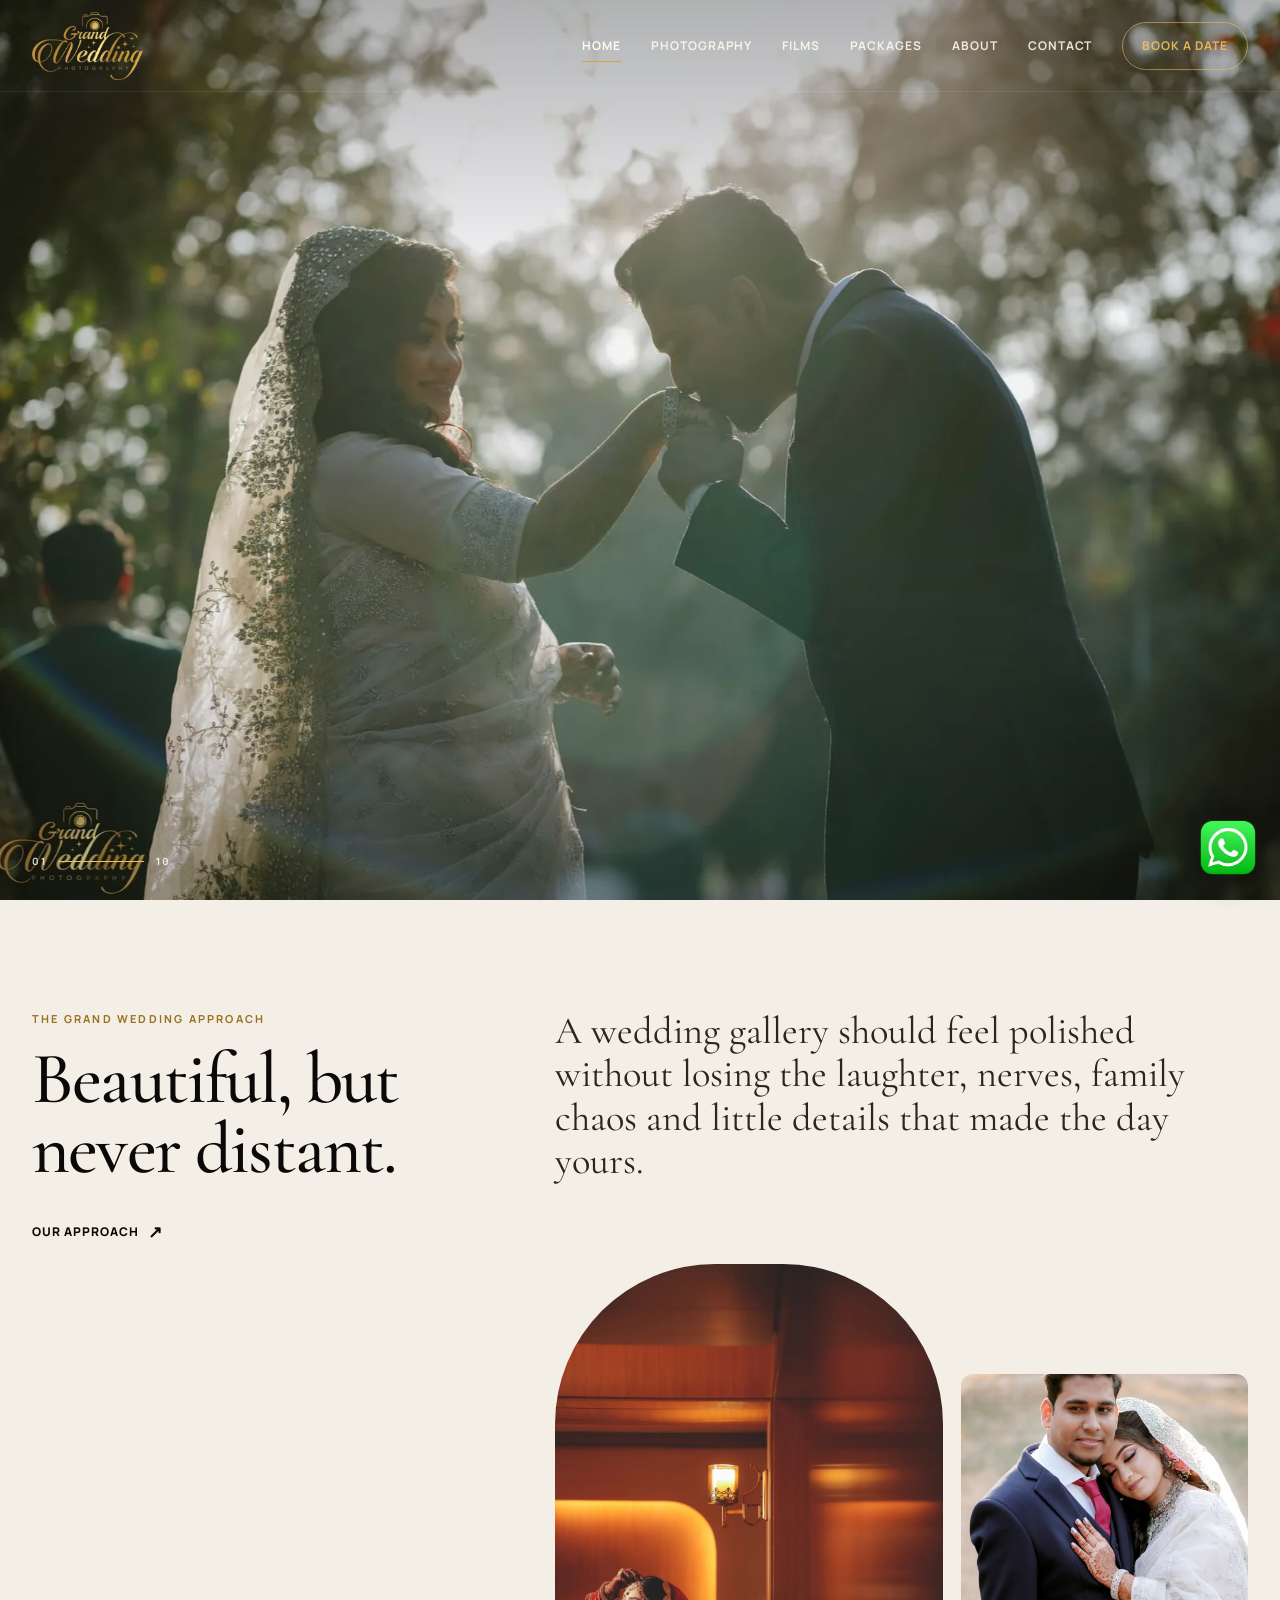
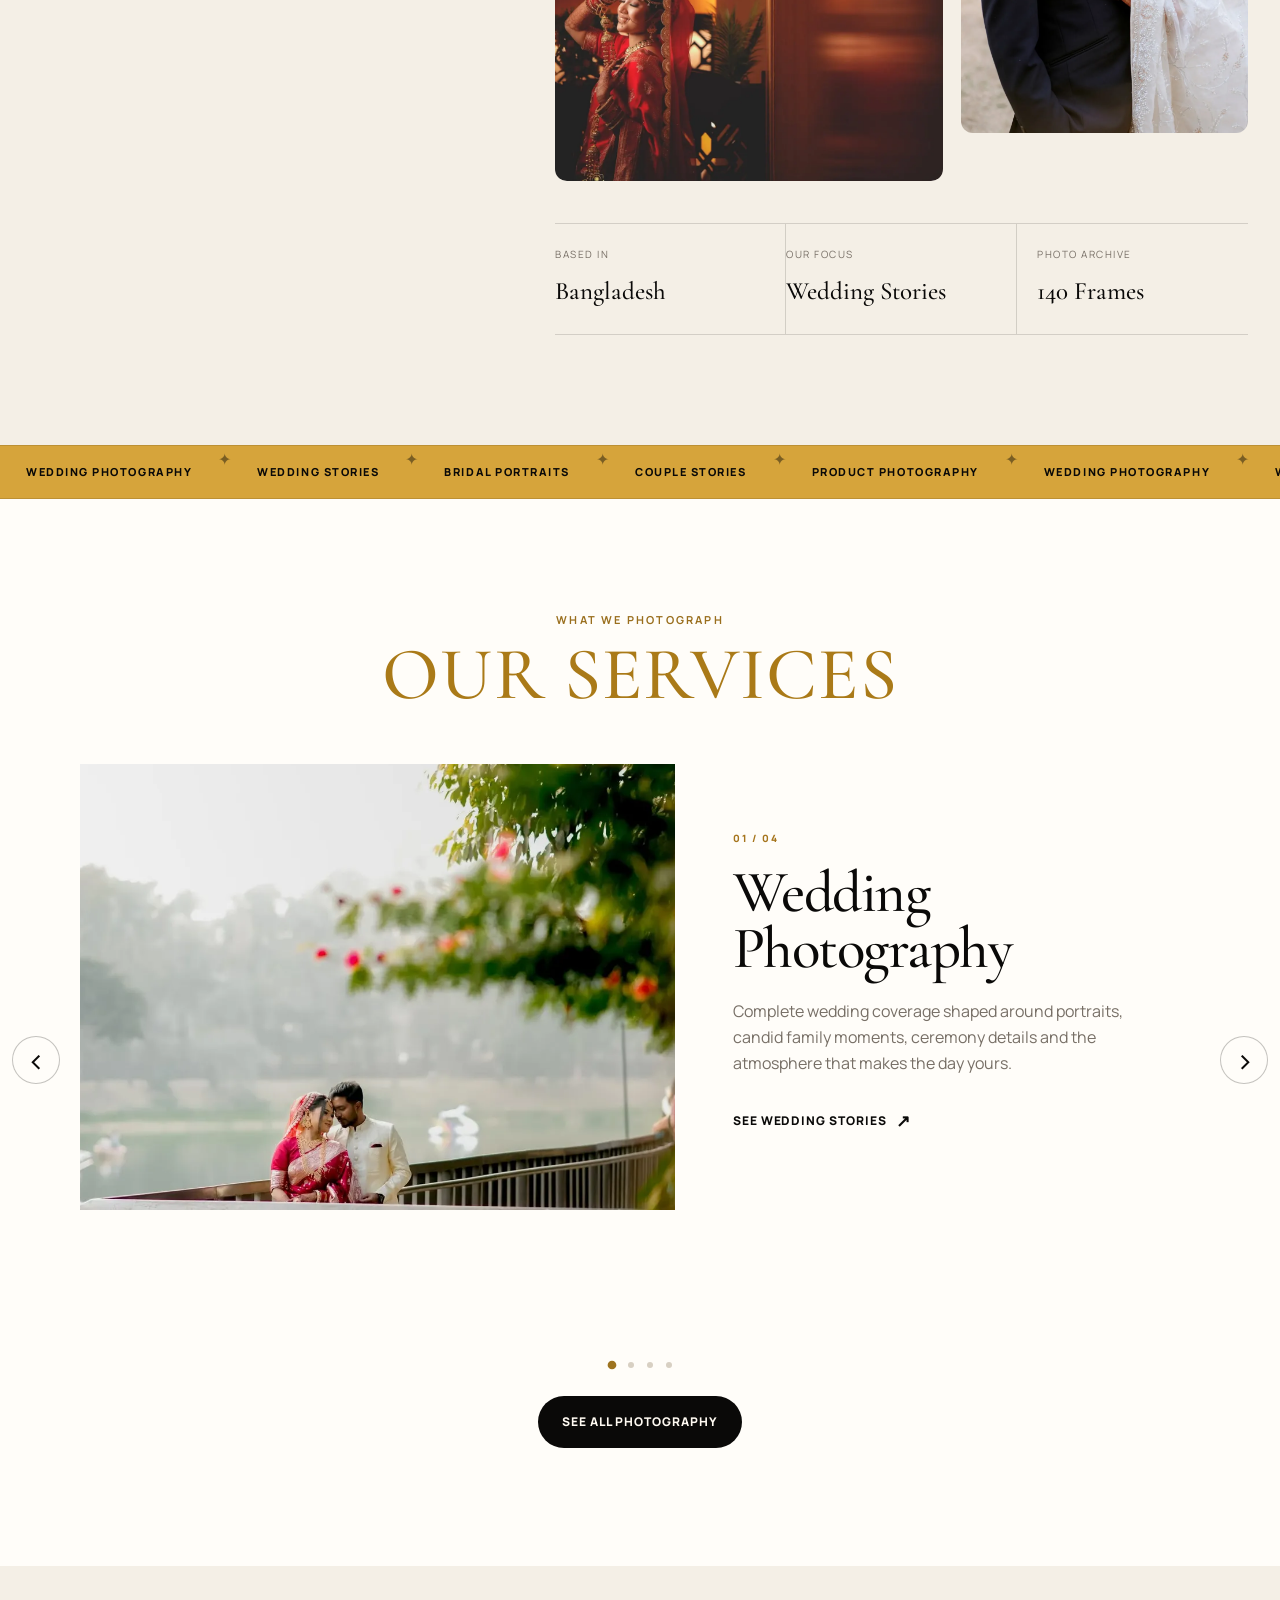
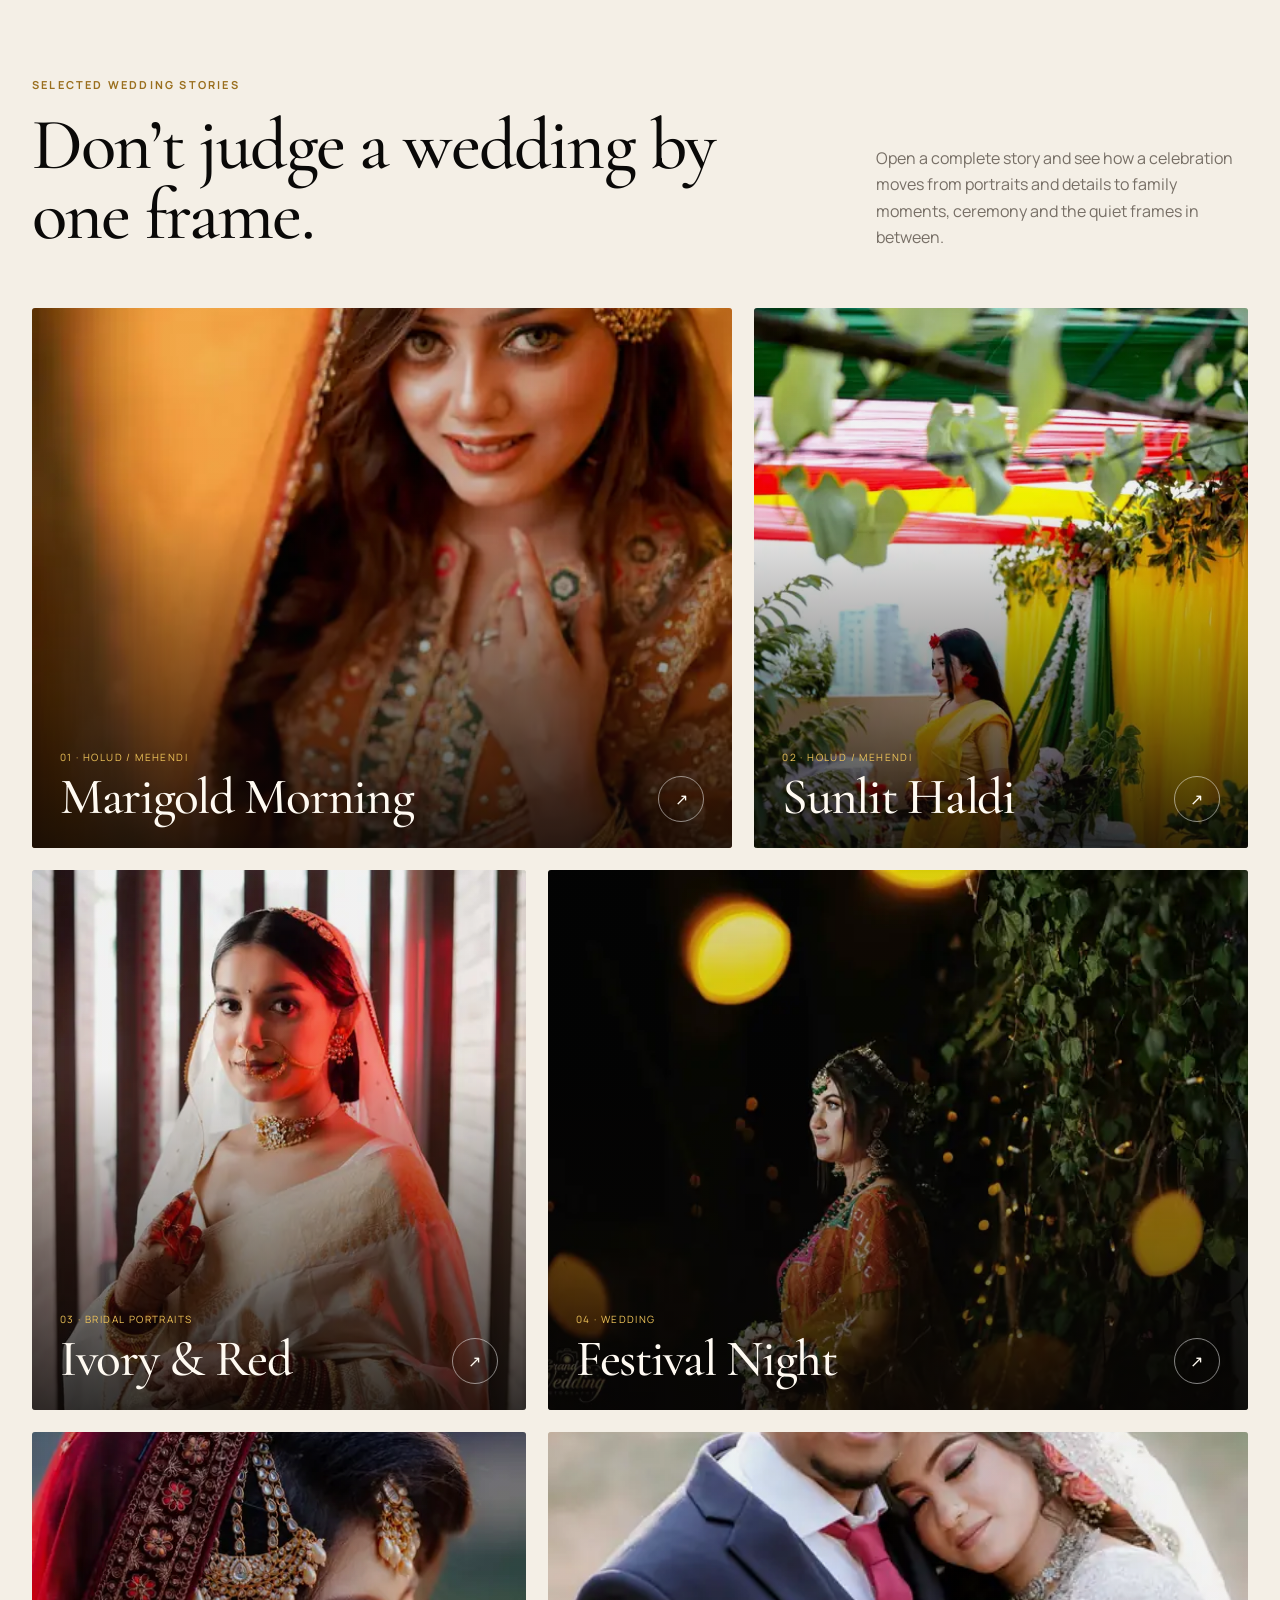
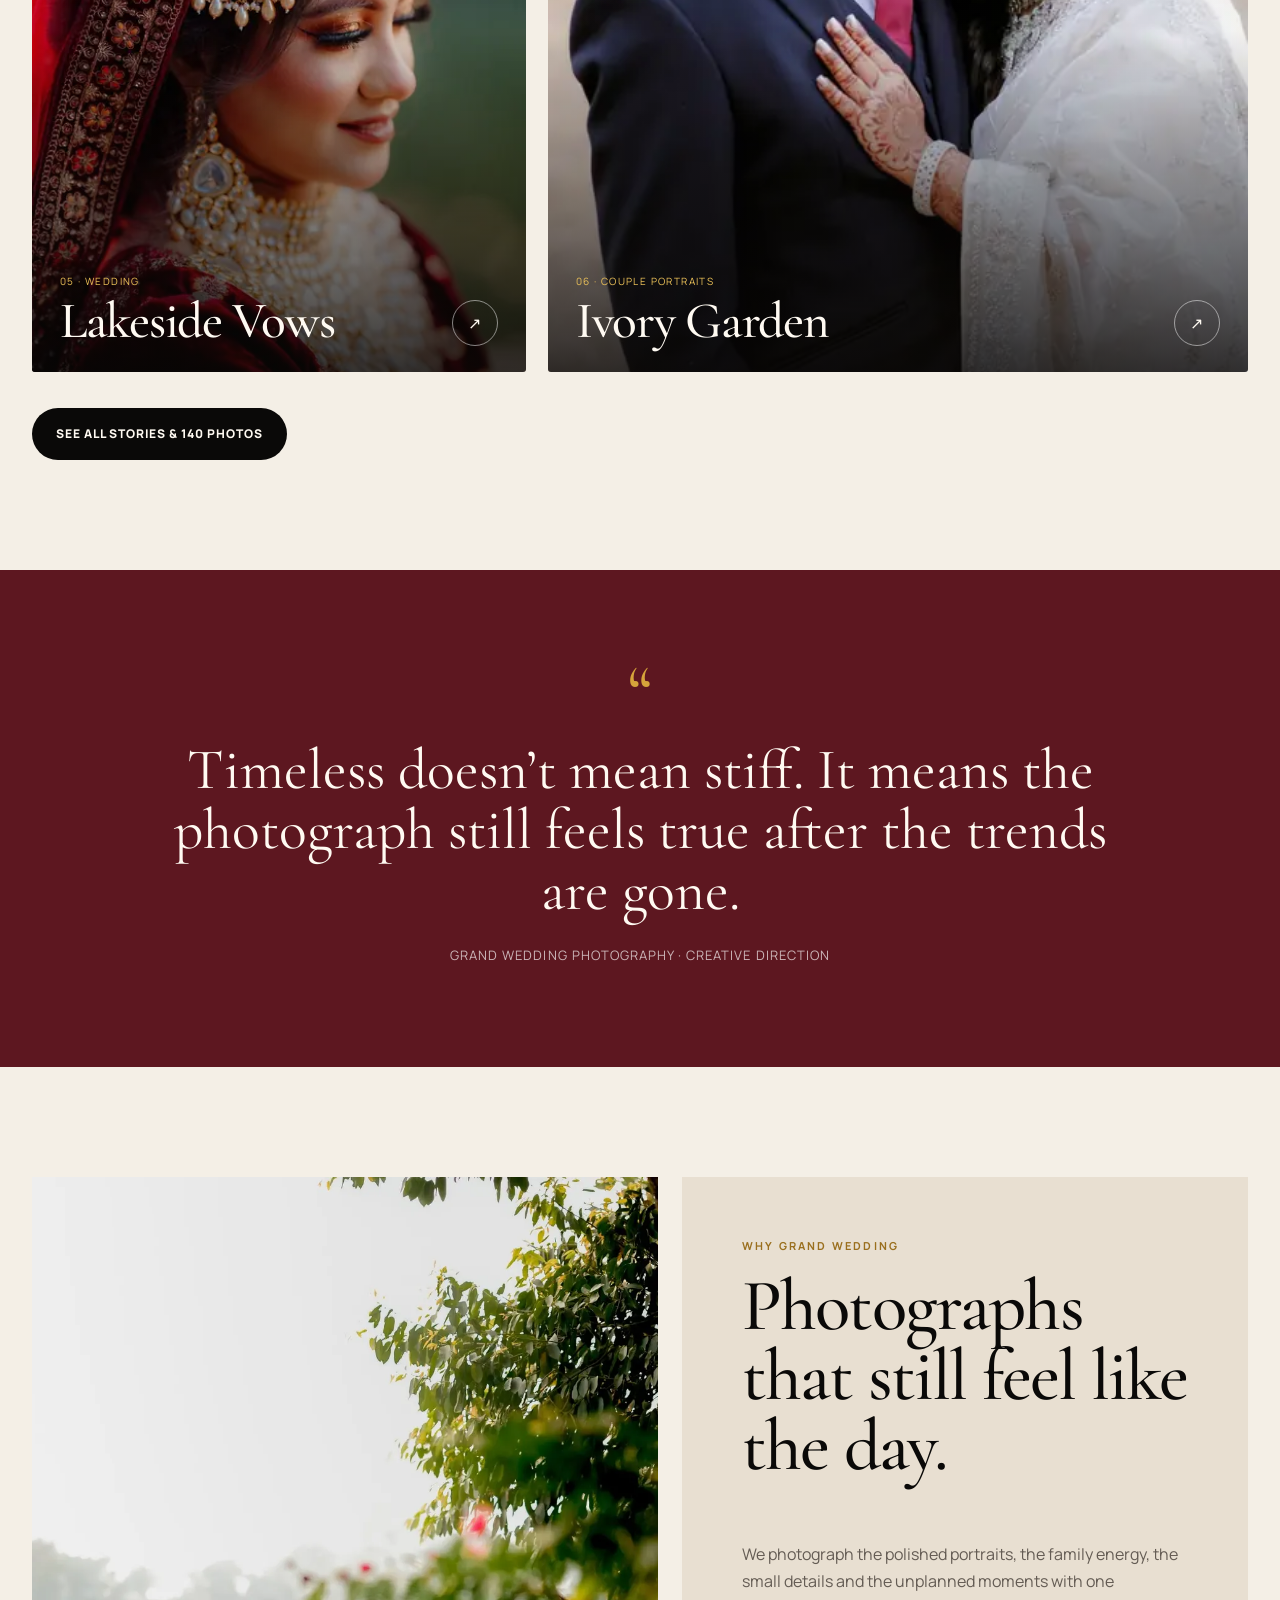
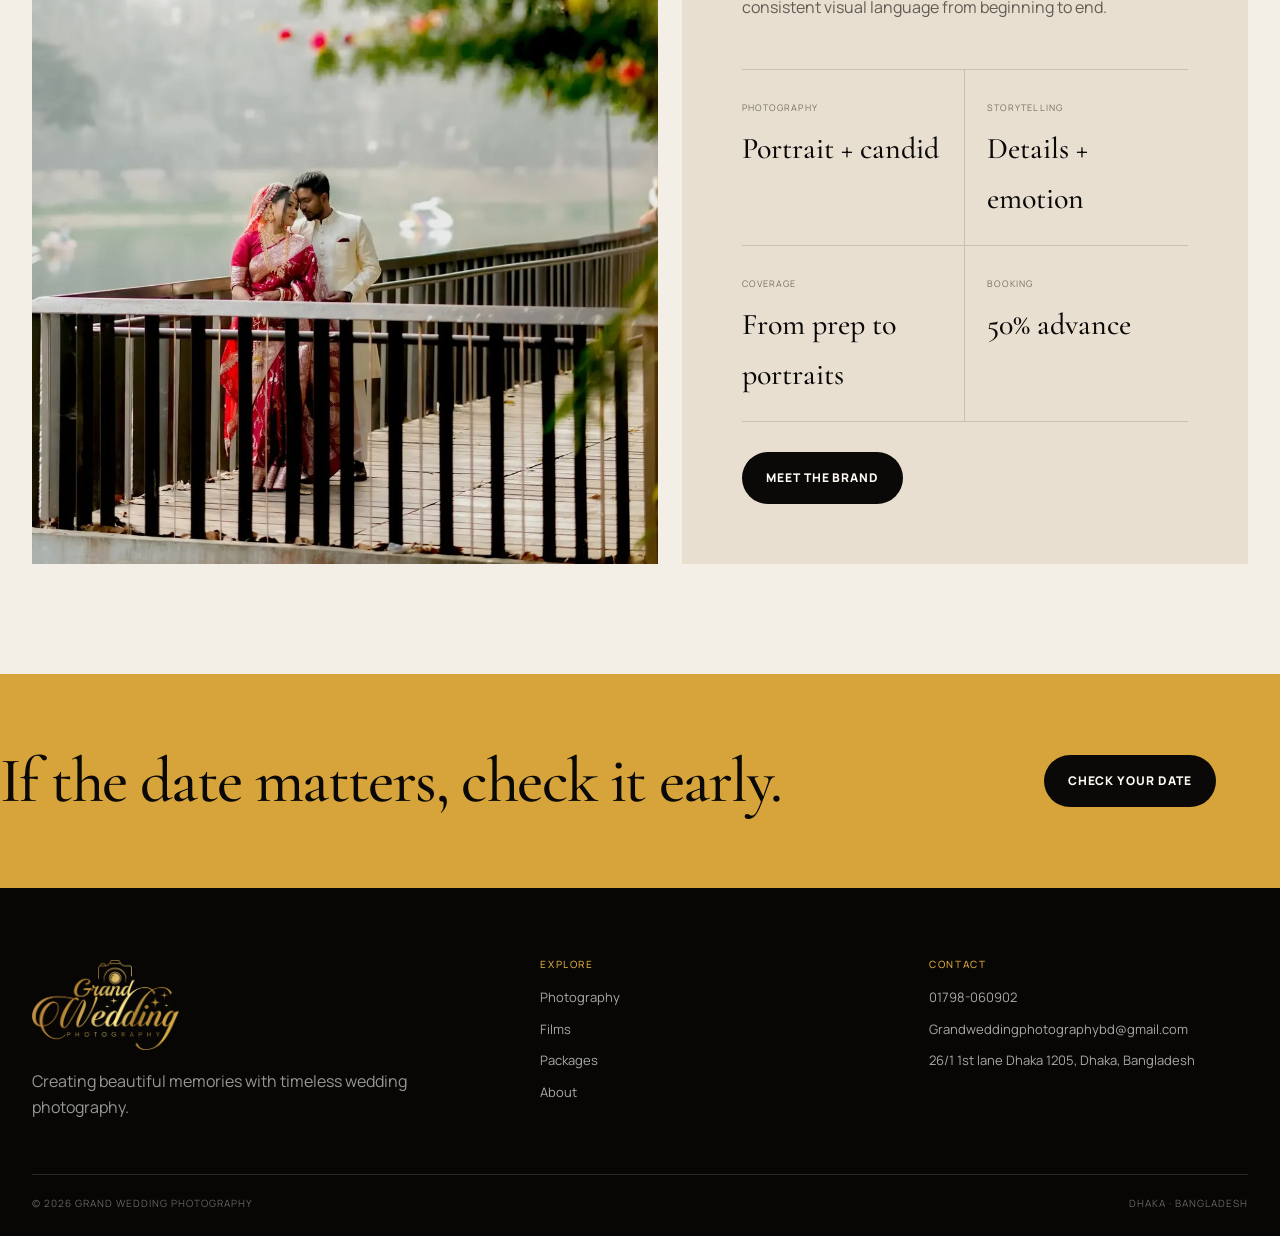
<file: index.html>
<!DOCTYPE html>

<html lang="en">
<head>
<meta charset="utf-8"/>
<meta content="width=device-width,initial-scale=1" name="viewport"/>
<meta content="#0a0908" name="theme-color"/>
<meta content="Grand Wedding Photography in Dhaka — timeless wedding photography, bridal portraits and complete wedding stories." name="description"/>




<meta content="Grand Wedding Photography logo" name="twitter:image:alt"/><meta content="/assets/og-grand-wedding.jpg" name="twitter:image"/><meta content="Grand Wedding Photography in Dhaka — timeless wedding photography, bridal portraits and complete wedding stories." name="twitter:description"/><meta content="Grand Wedding Photography | Wedding Photography in Dhaka" name="twitter:title"/><meta content="summary_large_image" name="twitter:card"/><meta content="Grand Wedding Photography logo" property="og:image:alt"/><meta content="630" property="og:image:height"/><meta content="1200" property="og:image:width"/><meta content="image/jpeg" property="og:image:type"/><meta content="/assets/og-grand-wedding.jpg" property="og:image:secure_url"/><meta content="/assets/og-grand-wedding.jpg" property="og:image"/><meta content="website" property="og:type"/><meta content="Grand Wedding Photography in Dhaka — timeless wedding photography, bridal portraits and complete wedding stories." property="og:description"/><meta content="Grand Wedding Photography | Wedding Photography in Dhaka" property="og:title"/><meta content="Grand Wedding Photography" property="og:site_name"/><link href="/assets/og-grand-wedding.jpg" rel="image_src"/><title>Grand Wedding Photography | Wedding Photography in Dhaka</title>
<link href="https://fonts.googleapis.com" rel="preconnect"/>
<link crossorigin="" href="https://fonts.gstatic.com" rel="preconnect"/>
<link href="https://fonts.googleapis.com/css2?family=Cormorant+Garamond:wght@400;500;600&amp;family=Manrope:wght@400;500;600;700;800&amp;display=swap" rel="stylesheet"/>
<link as="image" href="assets/hero/hero-desktop.webp" media="(min-width:651px)" rel="preload"/>
<link as="image" href="assets/hero/hero-mobile.webp" media="(max-width:650px)" rel="preload"/>
<link href="site.css" rel="stylesheet"/>
</head>
<body data-page="home">
<a class="skip-link" href="#main">Skip to content</a>
<header class="site-header">
<div class="nav-shell">
<a aria-label="Grand Wedding Photography home" class="brand" href="index.html"><img alt="Grand Wedding Photography" src="assets/logo.png"/></a>
<button aria-controls="mainNav" aria-expanded="false" aria-label="Open menu" class="menu-btn" type="button"><span></span><span></span></button>
<nav aria-label="Main navigation" class="nav" id="mainNav">
<a data-nav="home" href="index.html">Home</a>
<a data-nav="photography" href="photography.html">Photography</a>
<a data-nav="films" href="films.html">Films</a>
<a data-nav="packages" href="packages.html">Packages</a>
<a data-nav="about" href="about.html">About</a>
<a data-nav="contact" href="contact.html">Contact</a>
<a class="nav-cta" data-nav="book" href="book.html">Book a Date</a>
</nav>
</div>
</header>
<main id="main">
<section aria-label="Grand Wedding Photography wedding highlights" class="hero hero-slider" data-hero-slider="">
<h1 class="sr-only">Grand Wedding Photography — Timeless Wedding Photography in Dhaka</h1>
<div aria-hidden="true" class="hero-slides">
<picture class="hero-slide is-active">
<source media="(max-width:650px)" srcset="assets/hero/hero-mobile.webp"/>
<img alt="" decoding="async" fetchpriority="high" src="assets/hero/hero-desktop.webp"/>
</picture>
<picture class="hero-slide">
<source media="(max-width:650px)" srcset="assets/gallery/full/photo-003.webp"/>
<img alt="" decoding="async" loading="lazy" src="assets/gallery/full/photo-040.webp"/>
</picture>
<picture class="hero-slide">
<source media="(max-width:650px)" srcset="assets/gallery/full/photo-010.webp"/>
<img alt="" decoding="async" loading="lazy" src="assets/gallery/full/photo-043.webp"/>
</picture>
<picture class="hero-slide">
<source media="(max-width:650px)" srcset="assets/gallery/full/photo-028.webp"/>
<img alt="" decoding="async" loading="lazy" src="assets/gallery/full/photo-058.webp"/>
</picture>
<picture class="hero-slide">
<source media="(max-width:650px)" srcset="assets/gallery/full/photo-046.webp"/>
<img alt="" decoding="async" loading="lazy" src="assets/gallery/full/photo-060.webp"/>
</picture>
<picture class="hero-slide">
<source media="(max-width:650px)" srcset="assets/gallery/full/photo-072.webp"/>
<img alt="" decoding="async" loading="lazy" src="assets/gallery/full/photo-079.webp"/>
</picture>
<picture class="hero-slide">
<source media="(max-width:650px)" srcset="assets/gallery/full/photo-099.webp"/>
<img alt="" decoding="async" loading="lazy" src="assets/gallery/full/photo-080.webp"/>
</picture>
<picture class="hero-slide">
<source media="(max-width:650px)" srcset="assets/gallery/full/photo-112.webp"/>
<img alt="" decoding="async" loading="lazy" src="assets/gallery/full/photo-084.webp"/>
</picture>
<picture class="hero-slide">
<source media="(max-width:650px)" srcset="assets/gallery/full/photo-125.webp"/>
<img alt="" decoding="async" loading="lazy" src="assets/gallery/full/photo-094.webp"/>
</picture>
<picture class="hero-slide">
<source media="(max-width:650px)" srcset="assets/gallery/full/photo-133.webp"/>
<img alt="" decoding="async" loading="lazy" src="assets/gallery/full/photo-138.webp"/>
</picture>
</div>
<div aria-hidden="true" class="hero-slider-shade"></div>
<div aria-hidden="true" class="hero-slider-status">
<span class="hero-slide-number" data-hero-current="">01</span>
<span class="hero-progress"><i data-hero-progress=""></i></span>
<span>10</span>
</div>
<a aria-label="Scroll to next section" class="hero-scroll hero-scroll-slider" href="#approach">↓</a>
</section>
<section class="section" id="approach">
<div class="container intro-grid">
<div class="intro-title reveal">
<p class="eyebrow dark">The Grand Wedding approach</p>
<h2>Beautiful, but never distant.</h2>
<a class="text-link" href="about.html">Our approach <span>↗</span></a>
</div>
<div class="intro-body">
<p class="reveal">A wedding gallery should feel polished without losing the laughter, nerves, family chaos and little details that made the day yours.</p>
<div class="editorial-stack reveal">
<figure><img alt="Red bridal portrait by Grand Wedding Photography" loading="lazy" src="assets/gallery/full/photo-111.webp"/></figure>
<figure><img alt="Outdoor couple portrait by Grand Wedding Photography" loading="lazy" src="assets/gallery/full/photo-077.webp"/></figure>
</div>
<div class="micro-stats reveal">
<div class="micro-stat"><span>Based in</span><b>Bangladesh</b></div>
<div class="micro-stat"><span>Our focus</span><b>Wedding Stories</b></div>
<div class="micro-stat"><span>Photo archive</span><b>140 Frames</b></div>
</div>
</div>
</div>
</section>
<div aria-hidden="true" class="ticker">
<div class="ticker-track">
<span>Wedding Photography</span><i>✦</i><span>Wedding Stories</span><i>✦</i><span>Bridal Portraits</span><i>✦</i><span>Couple Stories</span><i>✦</i><span>Product Photography</span><i>✦</i>
<span>Wedding Photography</span><i>✦</i><span>Wedding Stories</span><i>✦</i><span>Bridal Portraits</span><i>✦</i><span>Couple Stories</span><i>✦</i><span>Product Photography</span><i>✦</i>
</div>
</div>
<section class="home-services" id="services" aria-labelledby="servicesTitle">
  <div class="container">
    <div class="home-section-title reveal">
      <p class="eyebrow dark">What we photograph</p>
      <h2 id="servicesTitle">Our Services</h2>
    </div>
    <div class="service-showcase reveal" data-service-slider>
      <button class="service-arrow service-prev" type="button" aria-label="Previous service">‹</button>
      <div class="service-slides" aria-live="polite">
        <article class="service-slide is-active">
          <figure><img src="assets/gallery/full/photo-132.webp" alt="Wedding couple photographed outdoors by Grand Wedding Photography" loading="lazy" decoding="async"></figure>
          <div class="service-copy">
            <p class="service-number">01 / 04</p>
            <h3>Wedding Photography</h3>
            <p>Complete wedding coverage shaped around portraits, candid family moments, ceremony details and the atmosphere that makes the day yours.</p>
            <a class="text-link" href="photography.html">See wedding stories <span>↗</span></a>
          </div>
        </article>
        <article class="service-slide">
          <figure><img src="assets/gallery/full/photo-111.webp" alt="Elegant bridal portrait by Grand Wedding Photography" loading="lazy" decoding="async"></figure>
          <div class="service-copy">
            <p class="service-number">02 / 04</p>
            <h3>Bridal Portraits</h3>
            <p>Editorial bridal portraits with careful attention to light, jewellery, styling and the quiet expressions that deserve their own frame.</p>
            <a class="text-link" href="photography.html">Explore portraits <span>↗</span></a>
          </div>
        </article>
        <article class="service-slide">
          <figure><img src="assets/gallery/full/photo-077.webp" alt="Outdoor couple portrait by Grand Wedding Photography" loading="lazy" decoding="async"></figure>
          <div class="service-copy">
            <p class="service-number">03 / 04</p>
            <h3>Couple &amp; Outdoor Sessions</h3>
            <p>Relaxed couple sessions built around natural movement, clean composition and locations that add something meaningful to the photographs.</p>
            <a class="text-link" href="photography.html">See couple stories <span>↗</span></a>
          </div>
        </article>
        <article class="service-slide">
          <figure><img src="assets/gallery/full/product-photography.jpeg" alt="Professional product photography studio setup by Grand Wedding Photography" loading="lazy" decoding="async"></figure>
          <div class="service-copy">
            <p class="service-number">04 / 04</p>
            <h3>Product Photography</h3>
            <p>Clean, polished product photography for jewellery, fashion, beauty, food and lifestyle brands, with controlled lighting and detail-focused compositions made for online stores, campaigns and social media.</p>
            <a class="text-link" href="contact.html">Discuss a product shoot <span>↗</span></a>
          </div>
        </article>
      </div>
      <button class="service-arrow service-next" type="button" aria-label="Next service">›</button>
      <div class="service-dots" role="tablist" aria-label="Choose service">
        <button class="is-active" type="button" aria-label="Wedding Photography" aria-selected="true"></button>
        <button type="button" aria-label="Bridal Portraits" aria-selected="false"></button>
        <button type="button" aria-label="Couple and Outdoor Sessions" aria-selected="false"></button>
        <button type="button" aria-label="Product Photography" aria-selected="false"></button>
      </div>
    </div>
    <div class="service-all reveal"><a class="btn btn-dark" href="photography.html">See All Photography</a></div>
  </div>
</section>

<section class="section">
<div class="container">
<div class="section-head reveal">
<div><p class="eyebrow dark">Selected wedding stories</p><h2>Don’t judge a wedding by one frame.</h2></div>
<p>Open a complete story and see how a celebration moves from portraits and details to family moments, ceremony and the quiet frames in between.</p>
</div>
<div class="story-grid" id="homeStories"></div>
<div style="margin-top:36px"><a class="btn btn-dark" href="photography.html">See All Stories &amp; 140 Photos</a></div>
</div>
</section>
<section class="quote-section">
<div class="quote-wrap reveal">
<div class="quote-mark">“</div>
<blockquote>Timeless doesn’t mean stiff. It means the photograph still feels true after the trends are gone.</blockquote>
<p>Grand Wedding Photography · Creative Direction</p>
</div>
</section>
<section class="section">
<div class="container about-split">
<figure class="reveal"><img alt="Outdoor wedding couple portrait" loading="lazy" src="assets/gallery/full/photo-132.webp"/></figure>
<div class="about-copy reveal">
<p class="eyebrow dark">Why Grand Wedding</p>
<h2>Photographs that still feel like the day.</h2>
<p>We photograph the polished portraits, the family energy, the small details and the unplanned moments with one consistent visual language from beginning to end.</p>
<div class="about-facts">
<div class="about-fact"><span>Photography</span><b>Portrait + candid</b></div>
<div class="about-fact"><span>Storytelling</span><b>Details + emotion</b></div>
<div class="about-fact"><span>Coverage</span><b>From prep to portraits</b></div>
<div class="about-fact"><span>Booking</span><b>50% advance</b></div>
</div>
<div style="margin-top:30px"><a class="btn btn-dark" href="about.html">Meet the Brand</a></div>
</div>
</div>
</section>
<section class="big-cta">
<div class="big-cta-inner">
<h2>If the date matters, check it early.</h2>
<a class="btn" href="book.html">Check Your Date</a>
</div>
</section>
</main>
<footer class="site-footer">
<div class="footer-grid">
<div class="footer-brand"><img alt="Grand Wedding Photography" src="assets/logo.png"/><p>Creating beautiful memories with timeless wedding photography.</p></div>
<div class="footer-col"><h3>Explore</h3><a href="photography.html">Photography</a><a href="films.html">Films</a><a href="packages.html">Packages</a><a href="about.html">About</a></div>
<div class="footer-col"><h3>Contact</h3><a href="https://wa.me/8801798060902">01798-060902</a><a href="mailto:Grandweddingphotographybd@gmail.com">Grandweddingphotographybd@gmail.com</a><p>26/1 1st lane Dhaka 1205, Dhaka, Bangladesh</p></div>
</div>
<div class="footer-bottom"><span>© <span data-year=""></span> Grand Wedding Photography</span><span>Dhaka · Bangladesh</span></div>
</footer>
<script src="gallery-manifest.js"></script><script src="data.js"></script><script src="site.js"></script>
</body>
</html>
</file>
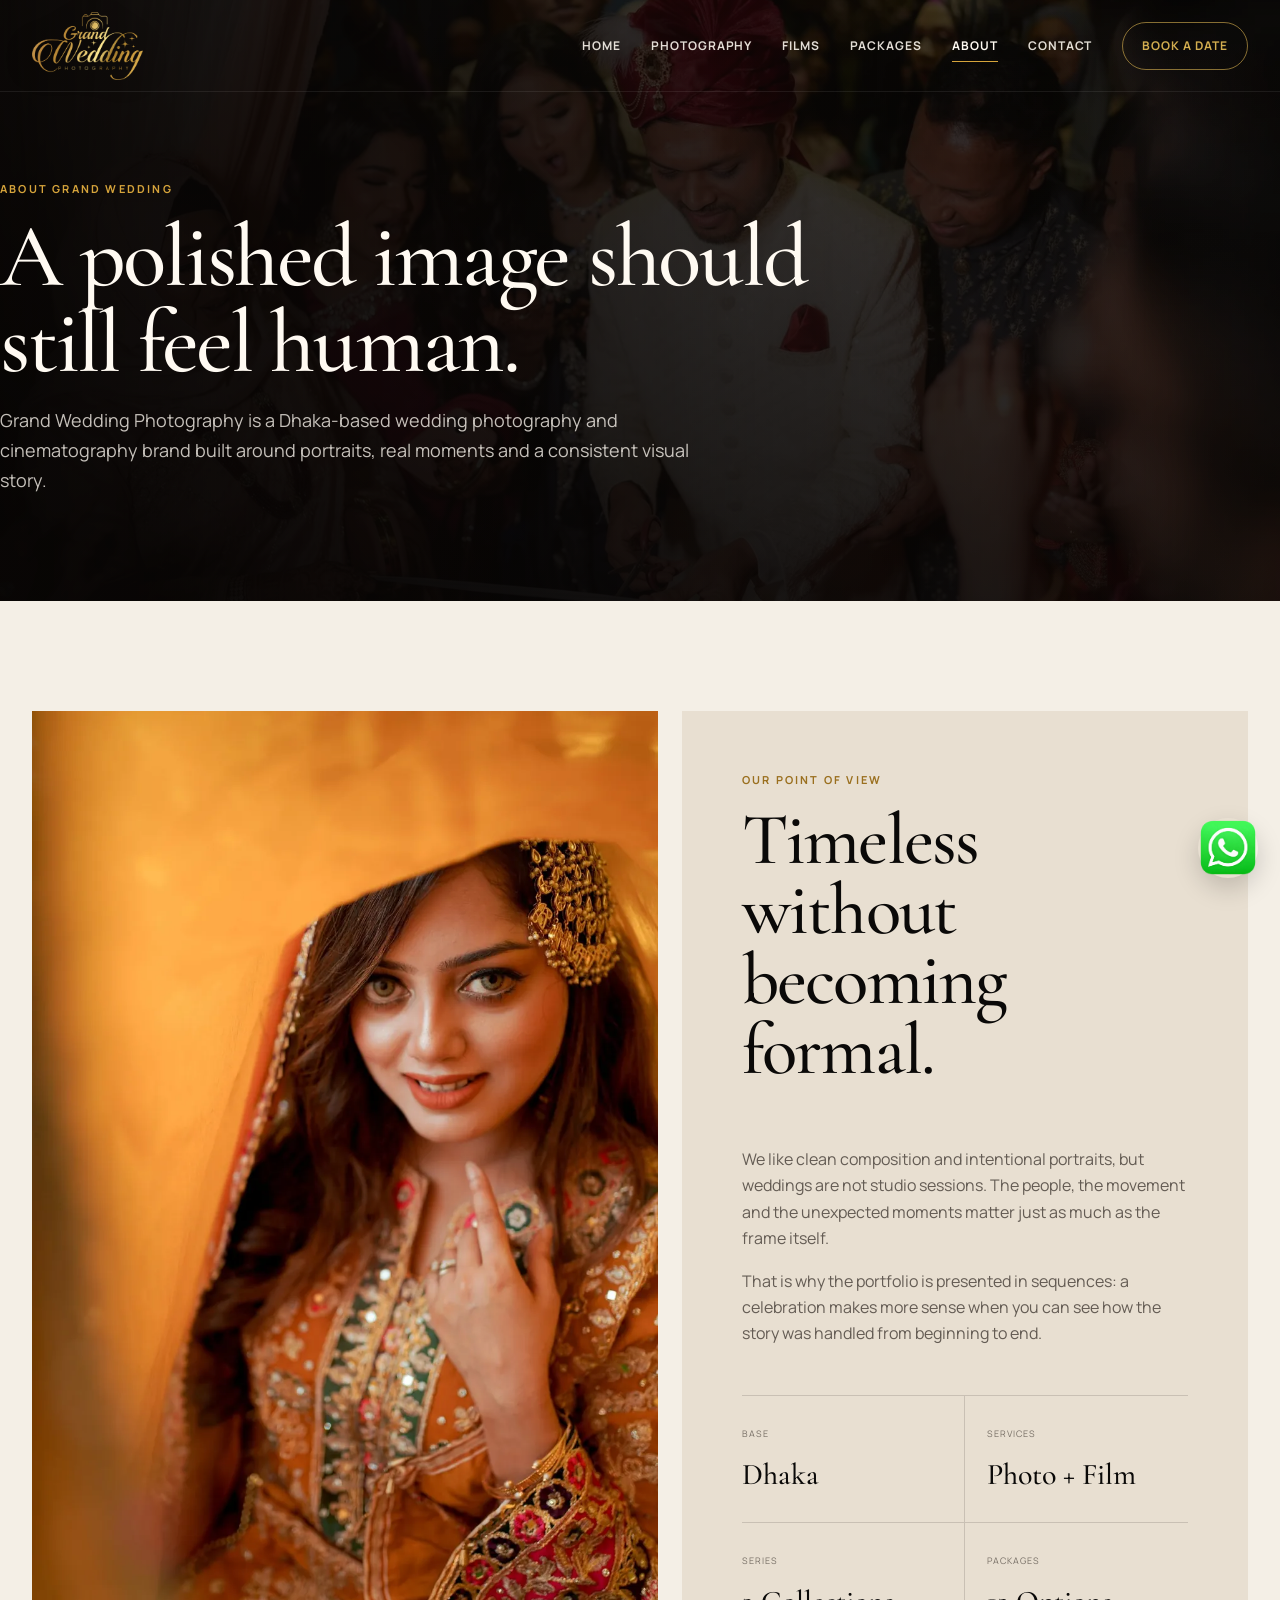
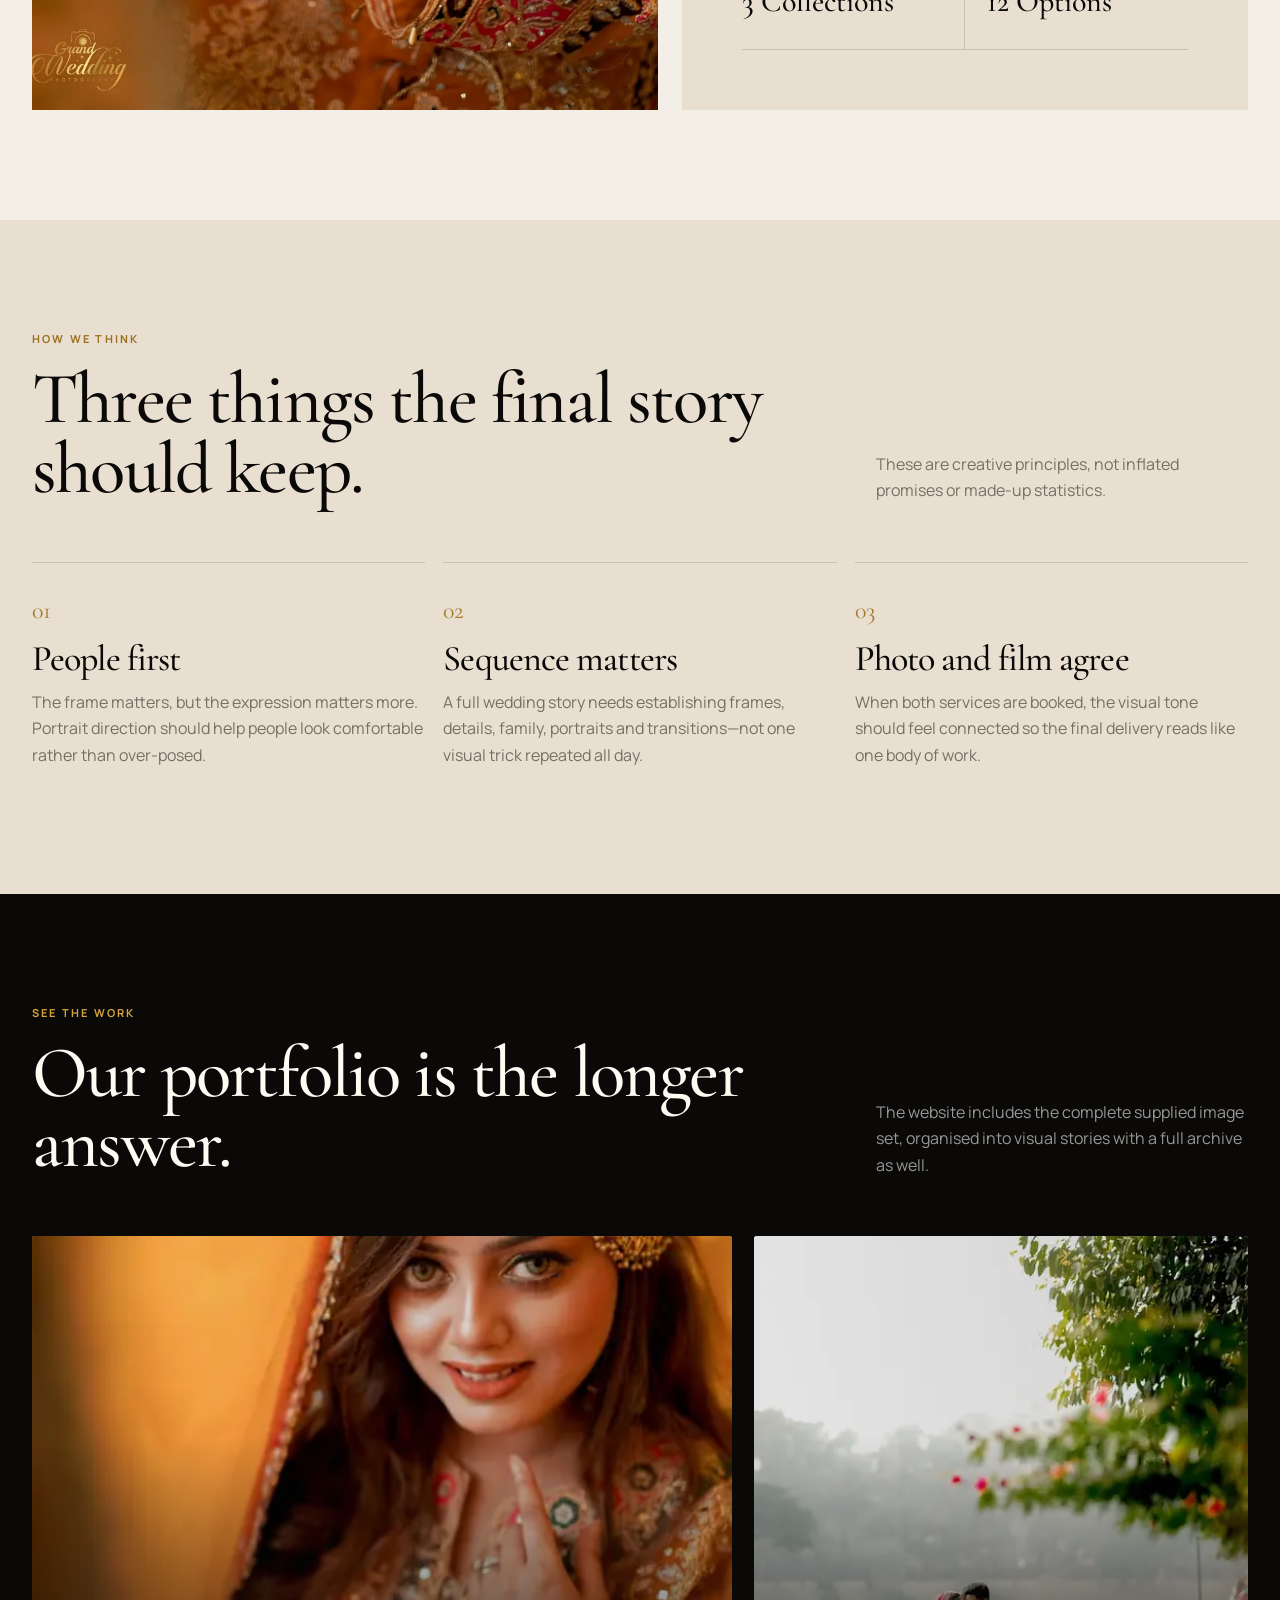
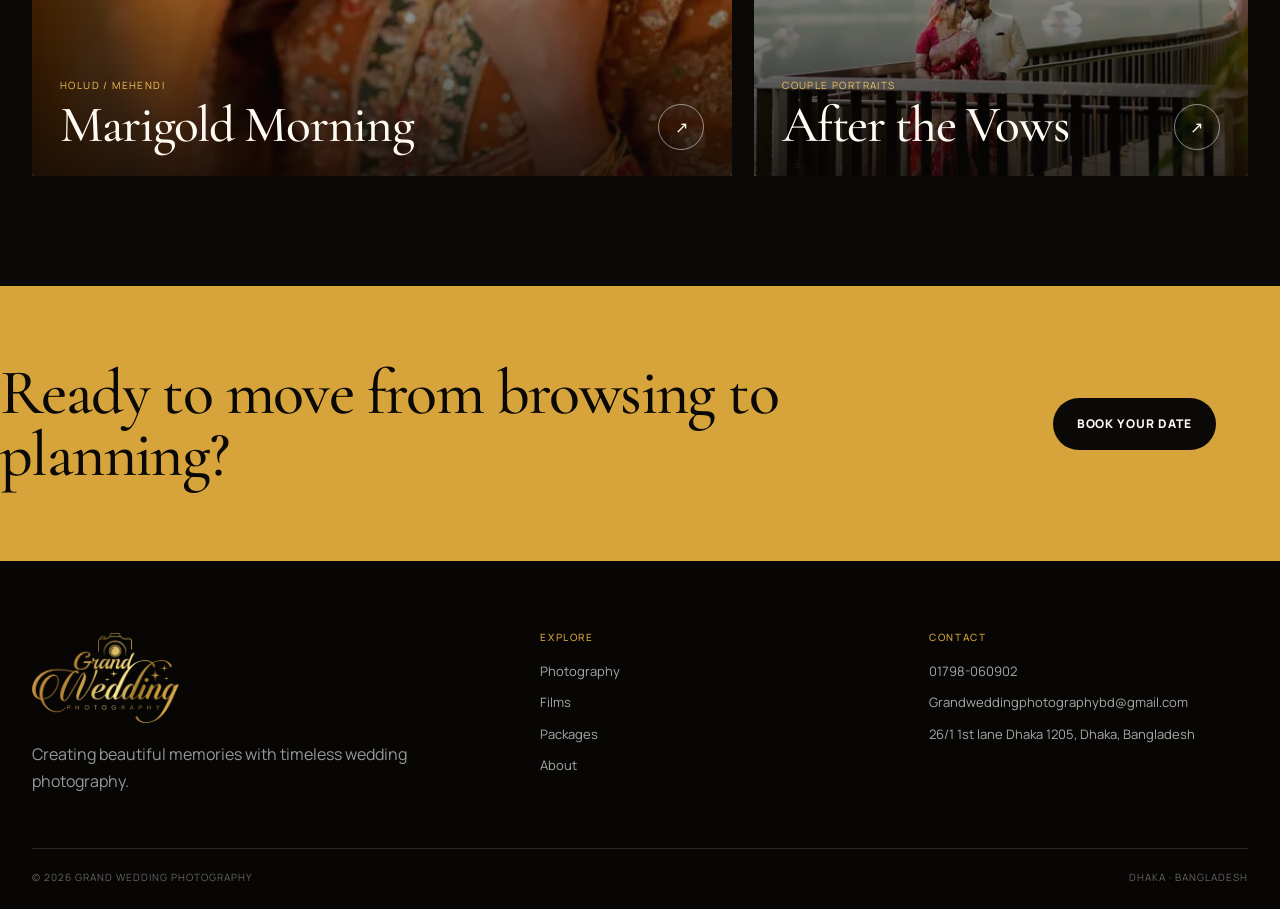
<file: about.html>
<!DOCTYPE html>
<html lang="en"><head>
<meta charset="utf-8"/><meta content="width=device-width,initial-scale=1" name="viewport"/><meta content="#0a0908" name="theme-color"/><meta content="About Grand Wedding Photography — wedding photography and cinematic films from Dhaka, Bangladesh." name="description"/><meta content="Grand Wedding Photography logo" name="twitter:image:alt"/><meta content="/assets/og-grand-wedding.jpg" name="twitter:image"/><meta content="About Grand Wedding Photography — wedding photography and cinematic films from Dhaka, Bangladesh." name="twitter:description"/><meta content="About | Grand Wedding Photography" name="twitter:title"/><meta content="summary_large_image" name="twitter:card"/><meta content="Grand Wedding Photography logo" property="og:image:alt"/><meta content="630" property="og:image:height"/><meta content="1200" property="og:image:width"/><meta content="image/jpeg" property="og:image:type"/><meta content="/assets/og-grand-wedding.jpg" property="og:image:secure_url"/><meta content="/assets/og-grand-wedding.jpg" property="og:image"/><meta content="website" property="og:type"/><meta content="About Grand Wedding Photography — wedding photography and cinematic films from Dhaka, Bangladesh." property="og:description"/><meta content="About | Grand Wedding Photography" property="og:title"/><meta content="Grand Wedding Photography" property="og:site_name"/><link href="/assets/og-grand-wedding.jpg" rel="image_src"/><title>About | Grand Wedding Photography</title>
<link href="https://fonts.googleapis.com" rel="preconnect"/><link crossorigin="" href="https://fonts.gstatic.com" rel="preconnect"/><link href="https://fonts.googleapis.com/css2?family=Cormorant+Garamond:wght@400;500;600&amp;family=Manrope:wght@400;500;600;700;800&amp;display=swap" rel="stylesheet"/><link href="site.css" rel="stylesheet"/></head>
<body data-page="about"><a class="skip-link" href="#main">Skip to content</a>
<header class="site-header"><div class="nav-shell"><a class="brand" href="index.html"><img alt="Grand Wedding Photography" src="assets/logo.png"/></a><button aria-controls="mainNav" aria-expanded="false" aria-label="Open menu" class="menu-btn" type="button"><span></span><span></span></button><nav aria-label="Main navigation" class="nav" id="mainNav"><a data-nav="home" href="index.html">Home</a><a data-nav="photography" href="photography.html">Photography</a><a data-nav="films" href="films.html">Films</a><a data-nav="packages" href="packages.html">Packages</a><a data-nav="about" href="about.html">About</a><a data-nav="contact" href="contact.html">Contact</a><a class="nav-cta" data-nav="book" href="book.html">Book a Date</a></nav></div></header>
<main id="main">
<section class="page-hero"><div class="page-hero-media"><img alt="Wedding couple portrait" src="assets/gallery/full/photo-121.webp"/></div><div class="page-hero-inner"><p class="eyebrow">About Grand Wedding</p><h1>A polished image should still feel human.</h1><p>Grand Wedding Photography is a Dhaka-based wedding photography and cinematography brand built around portraits, real moments and a consistent visual story.</p></div></section>
<section class="section"><div class="container about-split"><figure class="reveal"><img alt="Bridal portrait in marigold tones" loading="lazy" src="assets/gallery/full/photo-003.webp"/></figure><div class="about-copy reveal"><p class="eyebrow dark">Our point of view</p><h2>Timeless without becoming formal.</h2><p>We like clean composition and intentional portraits, but weddings are not studio sessions. The people, the movement and the unexpected moments matter just as much as the frame itself.</p><p>That is why the portfolio is presented in sequences: a celebration makes more sense when you can see how the story was handled from beginning to end.</p><div class="about-facts"><div class="about-fact"><span>Base</span><b>Dhaka</b></div><div class="about-fact"><span>Services</span><b>Photo + Film</b></div><div class="about-fact"><span>Series</span><b>3 Collections</b></div><div class="about-fact"><span>Packages</span><b>12 Options</b></div></div></div></div></section>
<section class="section" style="background:#e8dfd1"><div class="container"><div class="section-head reveal"><div><p class="eyebrow dark">How we think</p><h2>Three things the final story should keep.</h2></div><p>These are creative principles, not inflated promises or made-up statistics.</p></div><div class="value-grid"><article class="value-card reveal"><div class="num">01</div><h3>People first</h3><p>The frame matters, but the expression matters more. Portrait direction should help people look comfortable rather than over-posed.</p></article><article class="value-card reveal"><div class="num">02</div><h3>Sequence matters</h3><p>A full wedding story needs establishing frames, details, family, portraits and transitions—not one visual trick repeated all day.</p></article><article class="value-card reveal"><div class="num">03</div><h3>Photo and film agree</h3><p>When both services are booked, the visual tone should feel connected so the final delivery reads like one body of work.</p></article></div></div></section>
<section class="section-dark"><div class="container"><div class="section-head reveal"><div><p class="eyebrow">See the work</p><h2>Our portfolio is the longer answer.</h2></div><p style="color:rgba(255,255,255,.58)">The website includes the complete supplied image set, organised into visual stories with a full archive as well.</p></div><div class="story-grid"><a class="story-card reveal" href="story.html?id=marigold-morning"><img alt="Marigold bridal portrait" loading="lazy" src="assets/gallery/thumb/photo-003.webp"/><div class="story-card-content"><div><small>Holud / Mehendi</small><h3>Marigold Morning</h3></div><span class="arrow">↗</span></div></a><a class="story-card reveal" href="story.html?id=after-the-vows"><img alt="Outdoor wedding couple" loading="lazy" src="assets/gallery/thumb/photo-132.webp"/><div class="story-card-content"><div><small>Couple Portraits</small><h3>After the Vows</h3></div><span class="arrow">↗</span></div></a></div></div></section>
<section class="big-cta"><div class="big-cta-inner"><h2>Ready to move from browsing to planning?</h2><a class="btn" href="book.html">Book Your Date</a></div></section>
</main>
<footer class="site-footer"><div class="footer-grid"><div class="footer-brand"><img alt="Grand Wedding Photography" src="assets/logo.png"/><p>Creating beautiful memories with timeless wedding photography.</p></div><div class="footer-col"><h3>Explore</h3><a href="photography.html">Photography</a><a href="films.html">Films</a><a href="packages.html">Packages</a><a href="about.html">About</a></div><div class="footer-col"><h3>Contact</h3><a href="https://wa.me/8801798060902">01798-060902</a><a href="mailto:Grandweddingphotographybd@gmail.com">Grandweddingphotographybd@gmail.com</a><p>26/1 1st lane Dhaka 1205, Dhaka, Bangladesh</p></div></div><div class="footer-bottom"><span>© <span data-year=""></span> Grand Wedding Photography</span><span>Dhaka · Bangladesh</span></div></footer>
<script src="gallery-manifest.js"></script><script src="data.js"></script><script src="site.js"></script></body></html>
</file>
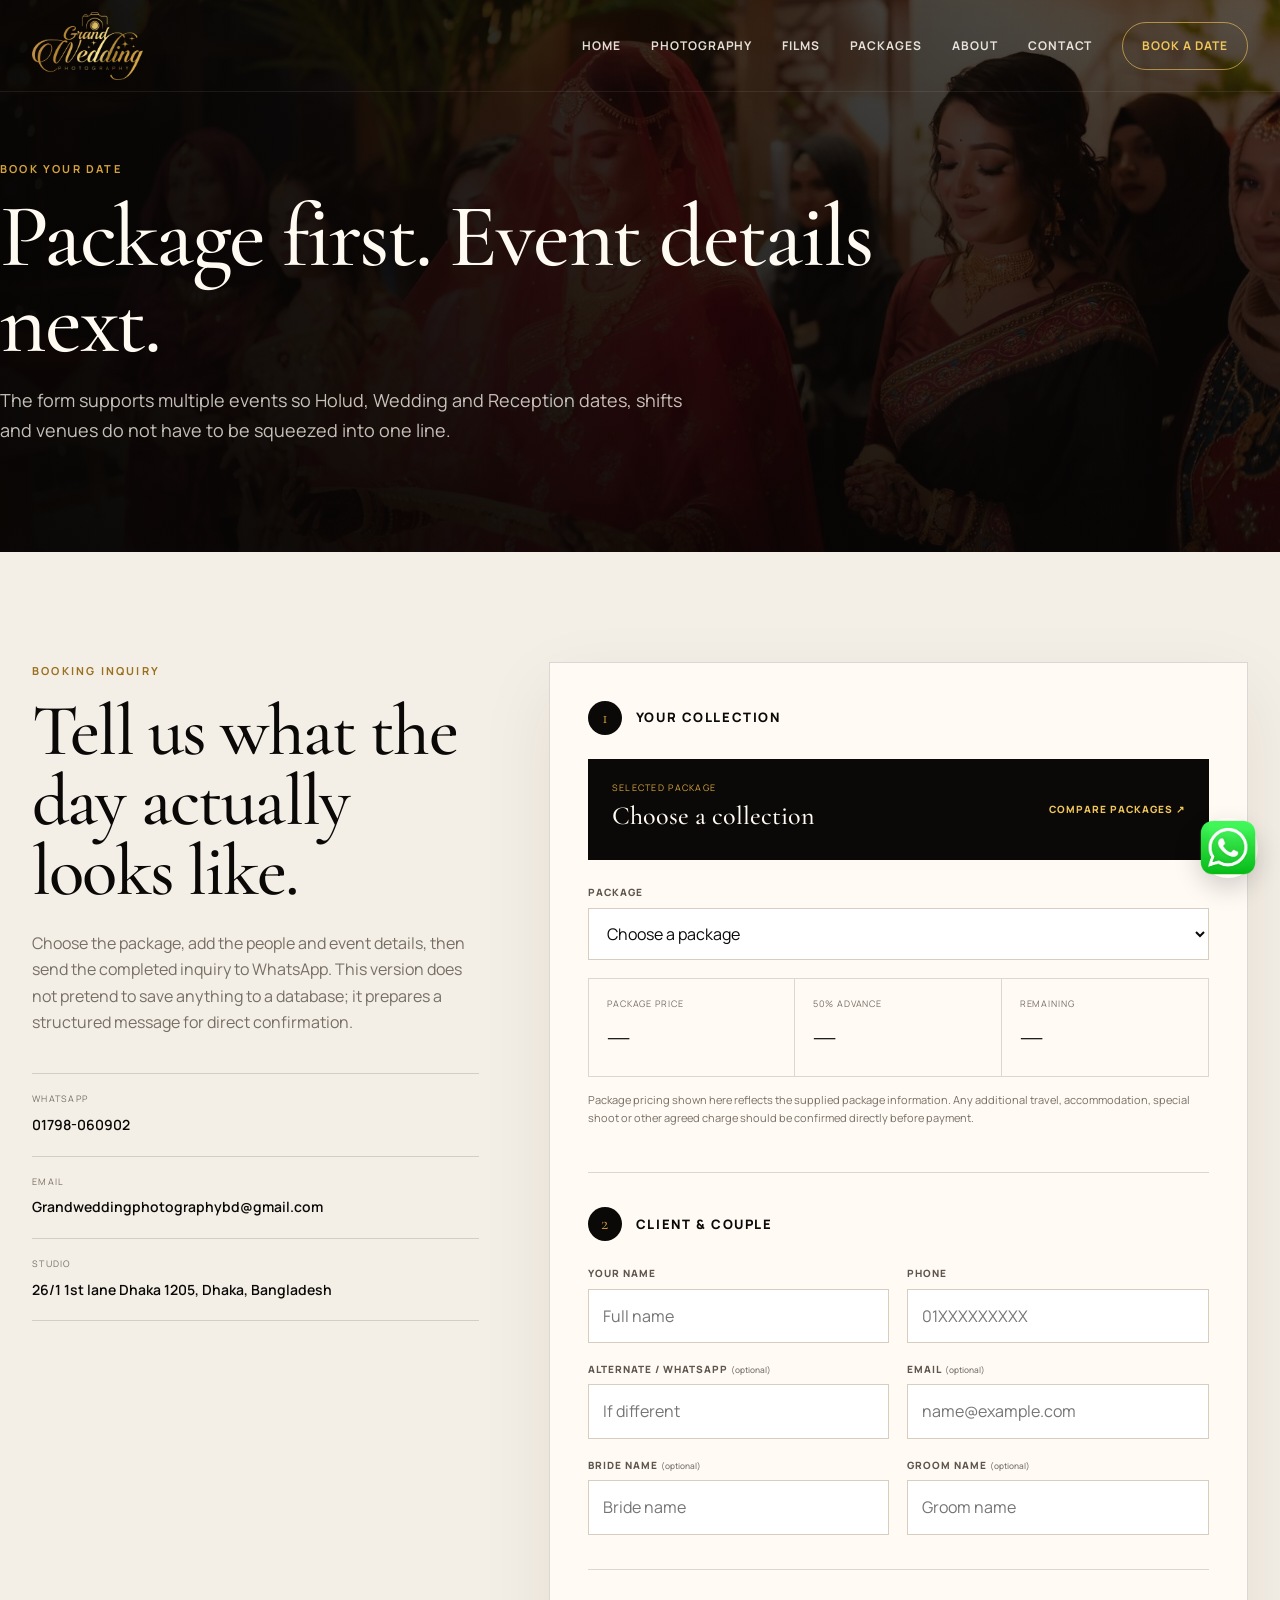
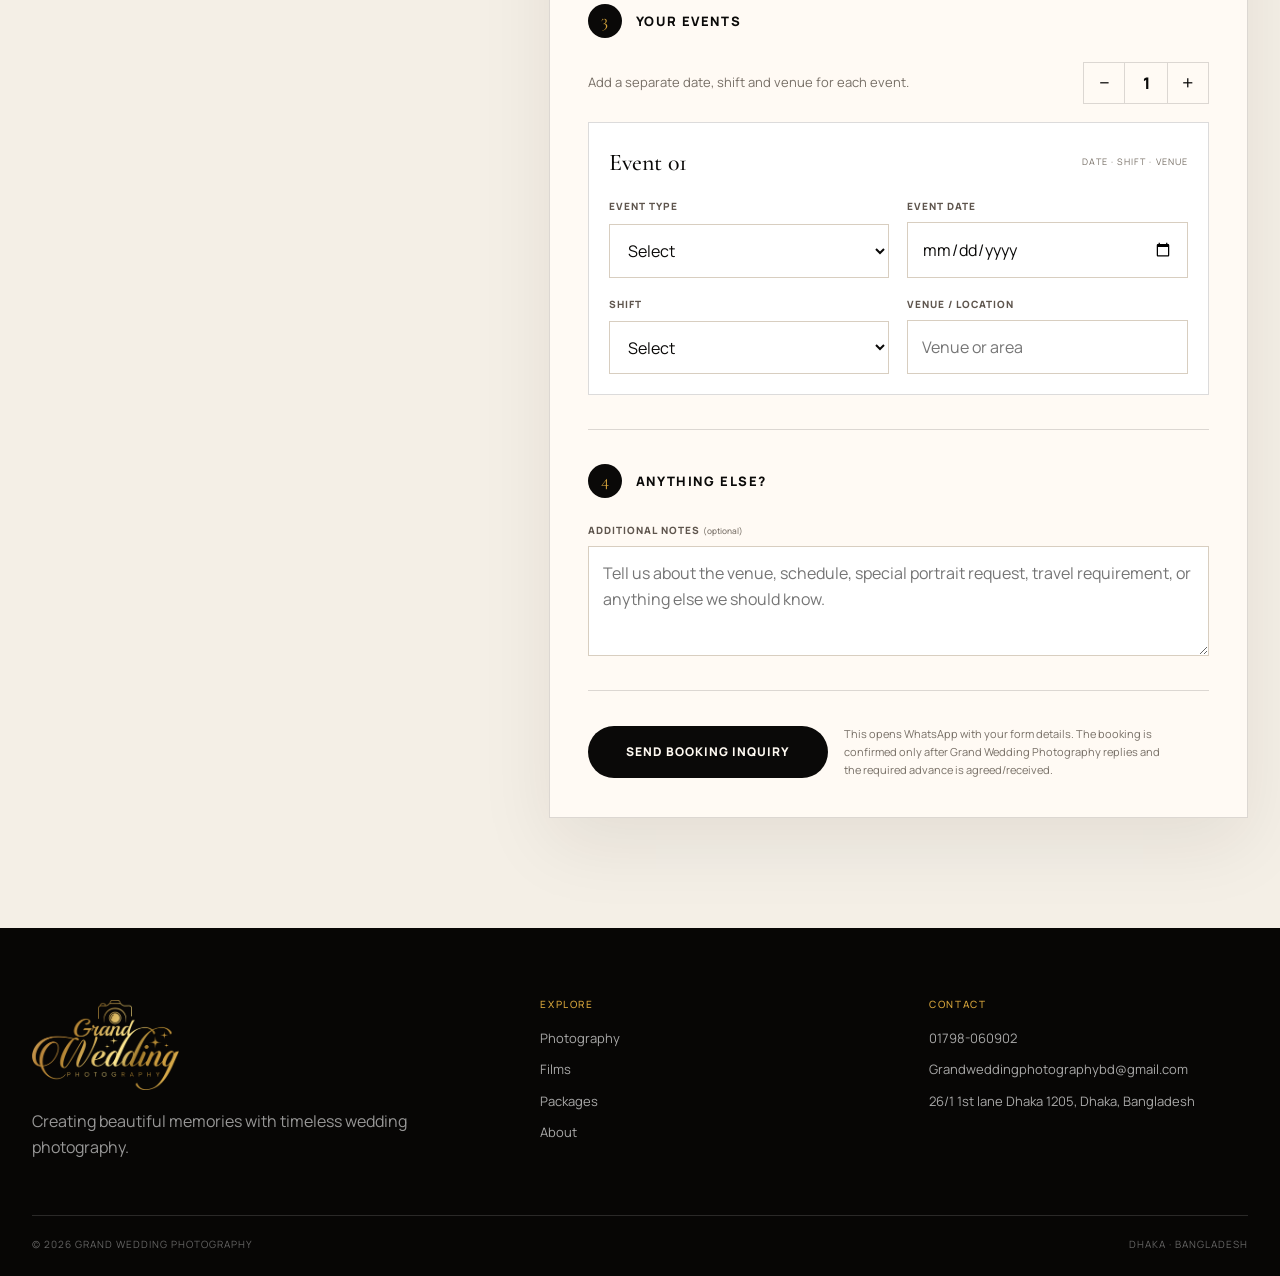
<file: book.html>
<!DOCTYPE html>
<html lang="en"><head>
<meta charset="utf-8"/><meta content="width=device-width,initial-scale=1" name="viewport"/><meta content="#0a0908" name="theme-color"/><meta content="Book a wedding date with Grand Wedding Photography in Dhaka. Choose a package, add event details and send the booking inquiry by WhatsApp." name="description"/><meta content="Grand Wedding Photography logo" name="twitter:image:alt"/><meta content="/assets/og-grand-wedding.jpg" name="twitter:image"/><meta content="Book a wedding date with Grand Wedding Photography in Dhaka. Choose a package, add event details and send the booking inquiry by WhatsApp." name="twitter:description"/><meta content="Book Us | Grand Wedding Photography" name="twitter:title"/><meta content="summary_large_image" name="twitter:card"/><meta content="Grand Wedding Photography logo" property="og:image:alt"/><meta content="630" property="og:image:height"/><meta content="1200" property="og:image:width"/><meta content="image/jpeg" property="og:image:type"/><meta content="/assets/og-grand-wedding.jpg" property="og:image:secure_url"/><meta content="/assets/og-grand-wedding.jpg" property="og:image"/><meta content="website" property="og:type"/><meta content="Book a wedding date with Grand Wedding Photography in Dhaka. Choose a package, add event details and send the booking inquiry by WhatsApp." property="og:description"/><meta content="Book Us | Grand Wedding Photography" property="og:title"/><meta content="Grand Wedding Photography" property="og:site_name"/><link href="/assets/og-grand-wedding.jpg" rel="image_src"/><title>Book Us | Grand Wedding Photography</title>
<link href="https://fonts.googleapis.com" rel="preconnect"/><link crossorigin="" href="https://fonts.gstatic.com" rel="preconnect"/><link href="https://fonts.googleapis.com/css2?family=Cormorant+Garamond:wght@400;500;600&amp;family=Manrope:wght@400;500;600;700;800&amp;display=swap" rel="stylesheet"/><link href="site.css" rel="stylesheet"/></head>
<body data-page="book"><a class="skip-link" href="#main">Skip to content</a>
<header class="site-header"><div class="nav-shell"><a class="brand" href="index.html"><img alt="Grand Wedding Photography" src="assets/logo.png"/></a><button aria-controls="mainNav" aria-expanded="false" aria-label="Open menu" class="menu-btn" type="button"><span></span><span></span></button><nav aria-label="Main navigation" class="nav" id="mainNav"><a data-nav="home" href="index.html">Home</a><a data-nav="photography" href="photography.html">Photography</a><a data-nav="films" href="films.html">Films</a><a data-nav="packages" href="packages.html">Packages</a><a data-nav="about" href="about.html">About</a><a data-nav="contact" href="contact.html">Contact</a><a class="nav-cta" data-nav="book" href="book.html">Book a Date</a></nav></div></header>
<main id="main">
<section class="page-hero slim"><div class="page-hero-media"><img alt="Bride portrait in warm wedding light" src="assets/gallery/full/photo-117.webp"/></div><div class="page-hero-inner"><p class="eyebrow">Book Your Date</p><h1>Package first. Event details next.</h1><p>The form supports multiple events so Holud, Wedding and Reception dates, shifts and venues do not have to be squeezed into one line.</p></div></section>
<section class="section"><div class="container booking-layout">
<aside class="booking-aside reveal"><p class="eyebrow dark">Booking inquiry</p><h2>Tell us what the day actually looks like.</h2><p>Choose the package, add the people and event details, then send the completed inquiry to WhatsApp. This version does not pretend to save anything to a database; it prepares a structured message for direct confirmation.</p><div class="contact-stack"><a class="contact-row" href="https://wa.me/8801798060902"><span>WhatsApp</span><b>01798-060902</b></a><a class="contact-row" href="mailto:Grandweddingphotographybd@gmail.com"><span>Email</span><b>Grandweddingphotographybd@gmail.com</b></a><div class="contact-row"><span>Studio</span><b>26/1 1st lane Dhaka 1205, Dhaka, Bangladesh</b></div></div></aside>
<form class="booking-form reveal" id="bookingForm">
<div class="form-step"><div class="step-head"><span class="step-num">1</span><h3>Your collection</h3></div><div class="selected-package-box"><div><span>Selected package</span><strong id="selectedPackageName">Choose a collection</strong></div><a href="packages.html">Compare packages ↗</a></div><label class="field"><span>Package</span><select id="packageSelect" name="package" required=""></select></label><div class="price-grid"><div class="price-box"><span>Package price</span><b id="packageTotal">—</b></div><div class="price-box"><span>50% advance</span><b id="packageAdvance">—</b></div><div class="price-box"><span>Remaining</span><b id="packageBalance">—</b></div></div><p class="form-note">Package pricing shown here reflects the supplied package information. Any additional travel, accommodation, special shoot or other agreed charge should be confirmed directly before payment.</p></div>
<div class="form-step"><div class="step-head"><span class="step-num">2</span><h3>Client &amp; couple</h3></div><div class="form-grid"><label class="field"><span>Your name</span><input autocomplete="name" name="name" placeholder="Full name" required=""/></label><label class="field"><span>Phone</span><input autocomplete="tel" inputmode="tel" name="phone" placeholder="01XXXXXXXXX" required=""/></label><label class="field"><span>Alternate / WhatsApp <small>(optional)</small></span><input inputmode="tel" name="alternatePhone" placeholder="If different"/></label><label class="field"><span>Email <small>(optional)</small></span><input autocomplete="email" name="email" placeholder="name@example.com" type="email"/></label><label class="field"><span>Bride name <small>(optional)</small></span><input name="bride" placeholder="Bride name"/></label><label class="field"><span>Groom name <small>(optional)</small></span><input name="groom" placeholder="Groom name"/></label></div></div>
<div class="form-step"><div class="step-head"><span class="step-num">3</span><h3>Your events</h3></div><div class="event-count-row"><p>Add a separate date, shift and venue for each event.</p><div class="event-count-control"><button aria-label="Remove event" id="eventMinus" type="button">−</button><output id="eventCount">1</output><button aria-label="Add event" id="eventPlus" type="button">+</button></div></div><div id="eventsRoot"></div></div>
<div class="form-step"><div class="step-head"><span class="step-num">4</span><h3>Anything else?</h3></div><label class="field"><span>Additional notes <small>(optional)</small></span><textarea name="notes" placeholder="Tell us about the venue, schedule, special portrait request, travel requirement, or anything else we should know."></textarea></label></div>
<div class="submit-row"><button class="btn btn-dark" type="submit">Send Booking Inquiry</button><p>This opens WhatsApp with your form details. The booking is confirmed only after Grand Wedding Photography replies and the required advance is agreed/received.</p></div>
</form>
</div></section>
</main>
<footer class="site-footer"><div class="footer-grid"><div class="footer-brand"><img alt="Grand Wedding Photography" src="assets/logo.png"/><p>Creating beautiful memories with timeless wedding photography.</p></div><div class="footer-col"><h3>Explore</h3><a href="photography.html">Photography</a><a href="films.html">Films</a><a href="packages.html">Packages</a><a href="about.html">About</a></div><div class="footer-col"><h3>Contact</h3><a href="https://wa.me/8801798060902">01798-060902</a><a href="mailto:Grandweddingphotographybd@gmail.com">Grandweddingphotographybd@gmail.com</a><p>26/1 1st lane Dhaka 1205, Dhaka, Bangladesh</p></div></div><div class="footer-bottom"><span>© <span data-year=""></span> Grand Wedding Photography</span><span>Dhaka · Bangladesh</span></div></footer>
<script src="gallery-manifest.js"></script><script src="data.js"></script><script src="site.js"></script></body></html>
</file>
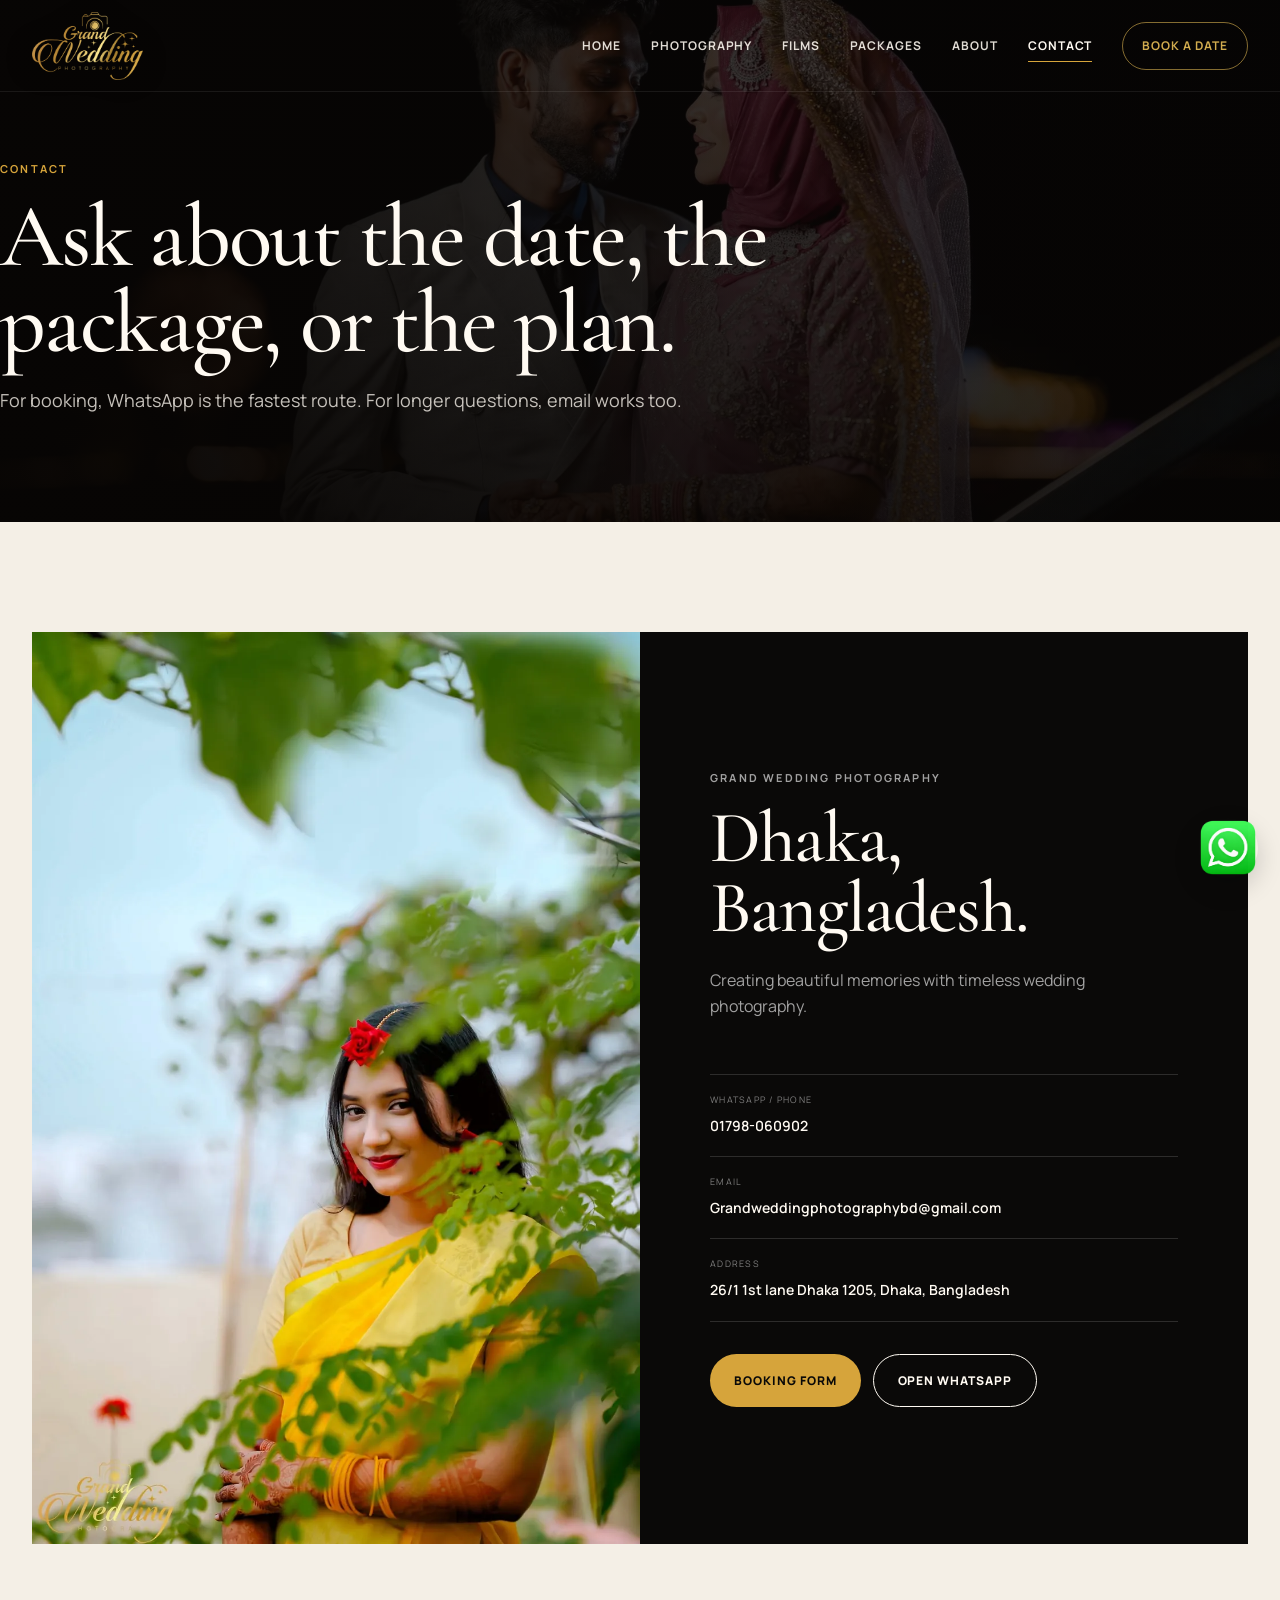
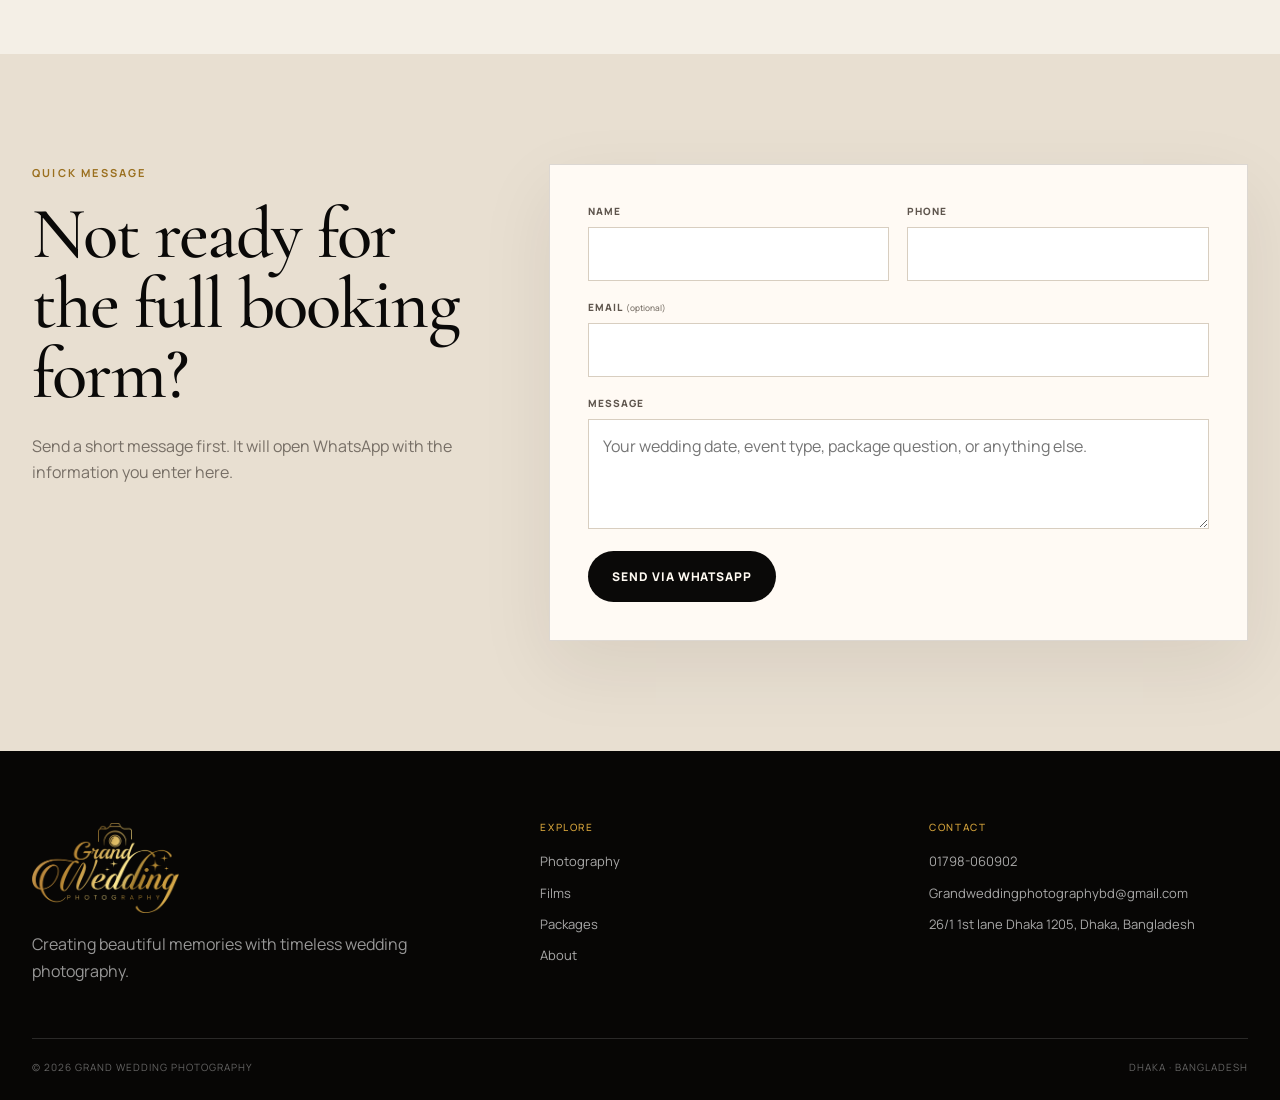
<file: contact.html>
<!DOCTYPE html>
<html lang="en"><head>
<meta charset="utf-8"/><meta content="width=device-width,initial-scale=1" name="viewport"/><meta content="#0a0908" name="theme-color"/><meta content="Contact Grand Wedding Photography in Dhaka by WhatsApp, phone or email." name="description"/><meta content="Grand Wedding Photography logo" name="twitter:image:alt"/><meta content="/assets/og-grand-wedding.jpg" name="twitter:image"/><meta content="Contact Grand Wedding Photography in Dhaka by WhatsApp, phone or email." name="twitter:description"/><meta content="Contact | Grand Wedding Photography" name="twitter:title"/><meta content="summary_large_image" name="twitter:card"/><meta content="Grand Wedding Photography logo" property="og:image:alt"/><meta content="630" property="og:image:height"/><meta content="1200" property="og:image:width"/><meta content="image/jpeg" property="og:image:type"/><meta content="/assets/og-grand-wedding.jpg" property="og:image:secure_url"/><meta content="/assets/og-grand-wedding.jpg" property="og:image"/><meta content="website" property="og:type"/><meta content="Contact Grand Wedding Photography in Dhaka by WhatsApp, phone or email." property="og:description"/><meta content="Contact | Grand Wedding Photography" property="og:title"/><meta content="Grand Wedding Photography" property="og:site_name"/><link href="/assets/og-grand-wedding.jpg" rel="image_src"/><title>Contact | Grand Wedding Photography</title>
<link href="https://fonts.googleapis.com" rel="preconnect"/><link crossorigin="" href="https://fonts.gstatic.com" rel="preconnect"/><link href="https://fonts.googleapis.com/css2?family=Cormorant+Garamond:wght@400;500;600&amp;family=Manrope:wght@400;500;600;700;800&amp;display=swap" rel="stylesheet"/><link href="site.css" rel="stylesheet"/></head>
<body data-page="contact"><a class="skip-link" href="#main">Skip to content</a>
<header class="site-header"><div class="nav-shell"><a class="brand" href="index.html"><img alt="Grand Wedding Photography" src="assets/logo.png"/></a><button aria-controls="mainNav" aria-expanded="false" aria-label="Open menu" class="menu-btn" type="button"><span></span><span></span></button><nav aria-label="Main navigation" class="nav" id="mainNav"><a data-nav="home" href="index.html">Home</a><a data-nav="photography" href="photography.html">Photography</a><a data-nav="films" href="films.html">Films</a><a data-nav="packages" href="packages.html">Packages</a><a data-nav="about" href="about.html">About</a><a data-nav="contact" href="contact.html">Contact</a><a class="nav-cta" data-nav="book" href="book.html">Book a Date</a></nav></div></header>
<main id="main">
<section class="page-hero slim"><div class="page-hero-media"><img alt="Wedding couple portrait outdoors" src="assets/gallery/full/photo-105.webp"/></div><div class="page-hero-inner"><p class="eyebrow">Contact</p><h1>Ask about the date, the package, or the plan.</h1><p>For booking, WhatsApp is the fastest route. For longer questions, email works too.</p></div></section>
<section class="section"><div class="container contact-hero-card"><div class="contact-image"><img alt="Yellow bridal portrait" loading="lazy" src="assets/gallery/full/photo-020.webp"/></div><div class="contact-details"><p class="eyebrow">Grand Wedding Photography</p><h2>Dhaka, Bangladesh.</h2><p>Creating beautiful memories with timeless wedding photography.</p><div class="contact-stack"><a class="contact-row" href="https://wa.me/8801798060902" rel="noreferrer" target="_blank"><span>WhatsApp / Phone</span><b>01798-060902</b></a><a class="contact-row" href="mailto:Grandweddingphotographybd@gmail.com"><span>Email</span><b>Grandweddingphotographybd@gmail.com</b></a><a class="contact-row" href="https://www.google.com/maps/search/?api=1&amp;query=26%2F1%201st%20lane%20Dhaka%201205%2C%20Dhaka%2C%20Bangladesh" rel="noreferrer" target="_blank"><span>Address</span><b>26/1 1st lane Dhaka 1205, Dhaka, Bangladesh</b></a></div><div class="contact-actions"><a class="btn btn-gold" href="book.html">Booking Form</a><a class="btn btn-outline" href="https://wa.me/8801798060902" rel="noreferrer" target="_blank">Open WhatsApp</a></div></div></div></section>
<section class="section" style="background:#e8dfd1"><div class="container booking-layout"><div class="booking-aside reveal"><p class="eyebrow dark">Quick message</p><h2>Not ready for the full booking form?</h2><p>Send a short message first. It will open WhatsApp with the information you enter here.</p></div><form class="booking-form reveal" id="contactForm"><div class="form-grid"><label class="field"><span>Name</span><input name="name" required=""/></label><label class="field"><span>Phone</span><input inputmode="tel" name="phone" required=""/></label><label class="field full"><span>Email <small>(optional)</small></span><input name="email" type="email"/></label><label class="field full"><span>Message</span><textarea name="message" placeholder="Your wedding date, event type, package question, or anything else." required=""></textarea></label></div><div style="margin-top:22px"><button class="btn btn-dark" type="submit">Send via WhatsApp</button></div></form></div></section>
</main>
<footer class="site-footer"><div class="footer-grid"><div class="footer-brand"><img alt="Grand Wedding Photography" src="assets/logo.png"/><p>Creating beautiful memories with timeless wedding photography.</p></div><div class="footer-col"><h3>Explore</h3><a href="photography.html">Photography</a><a href="films.html">Films</a><a href="packages.html">Packages</a><a href="about.html">About</a></div><div class="footer-col"><h3>Contact</h3><a href="https://wa.me/8801798060902">01798-060902</a><a href="mailto:Grandweddingphotographybd@gmail.com">Grandweddingphotographybd@gmail.com</a><p>26/1 1st lane Dhaka 1205, Dhaka, Bangladesh</p></div></div><div class="footer-bottom"><span>© <span data-year=""></span> Grand Wedding Photography</span><span>Dhaka · Bangladesh</span></div></footer>
<script src="gallery-manifest.js"></script><script src="data.js"></script><script src="site.js"></script></body></html>
</file>
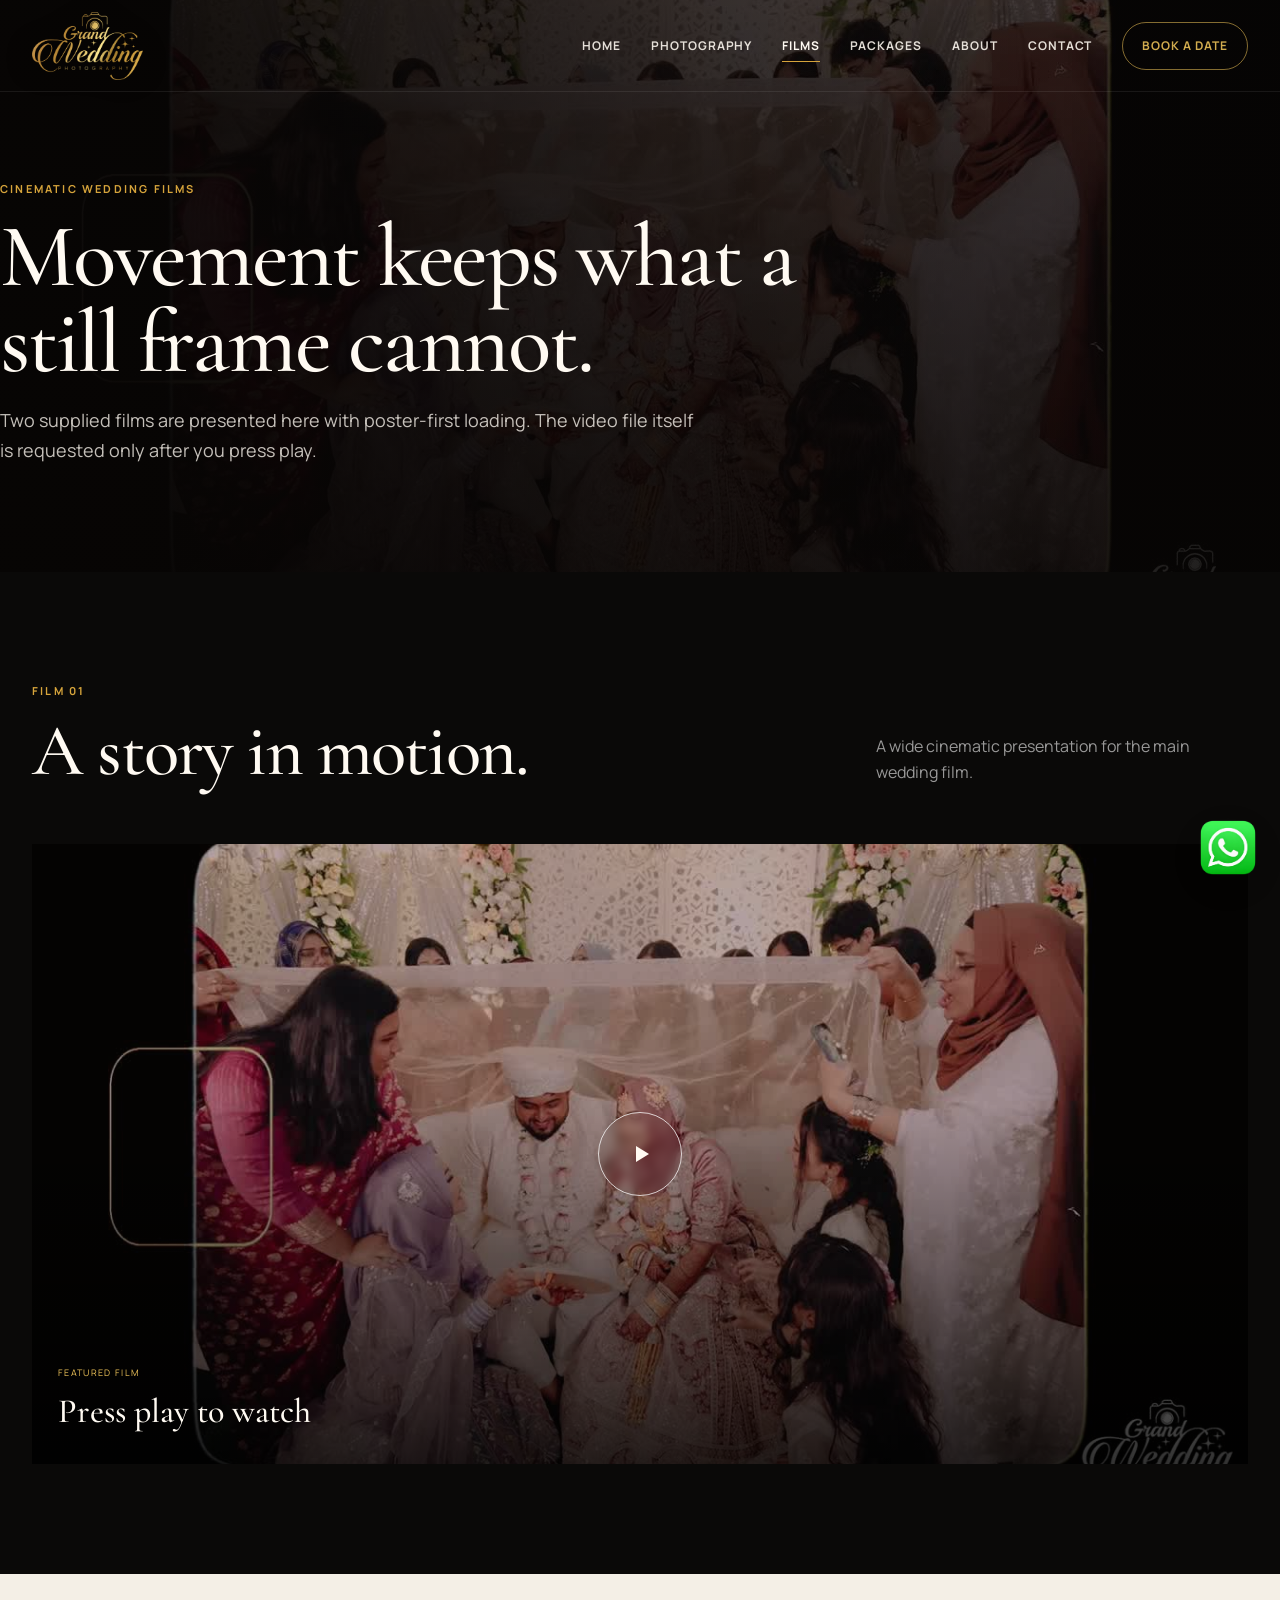
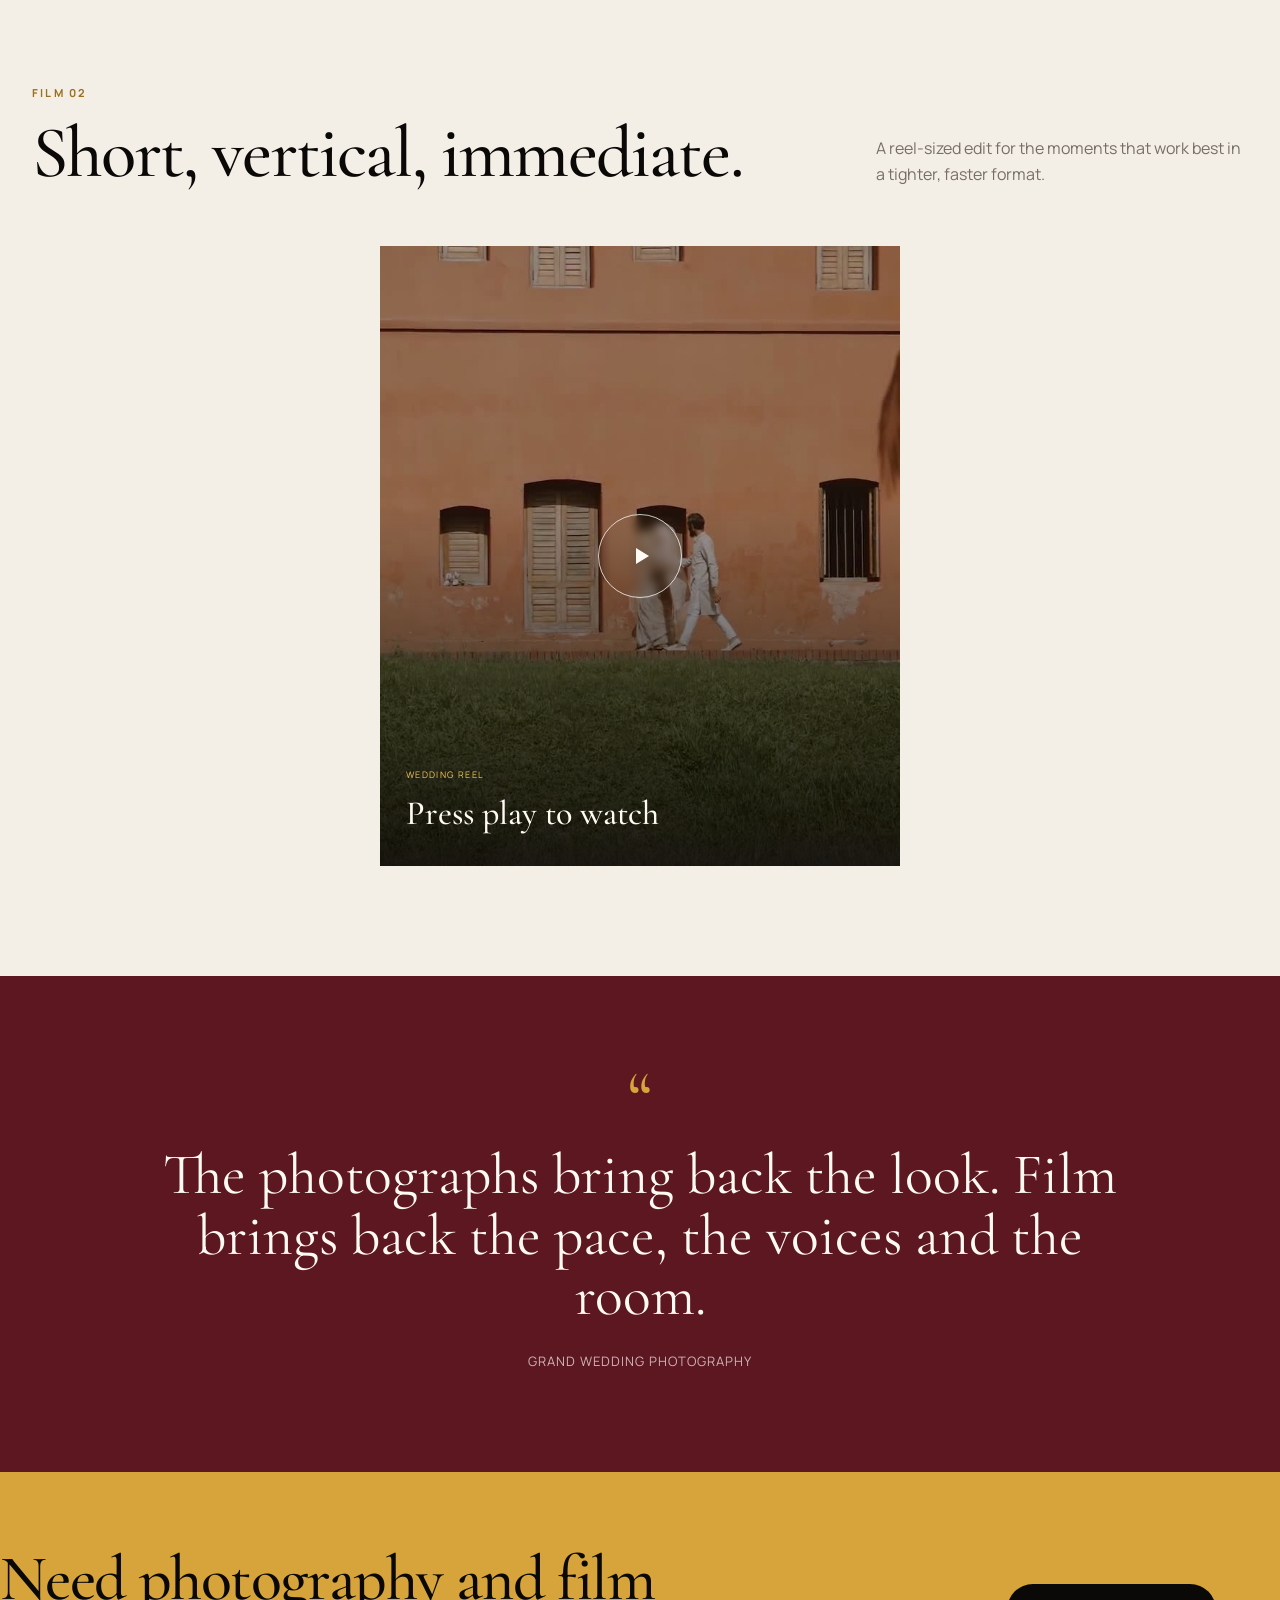
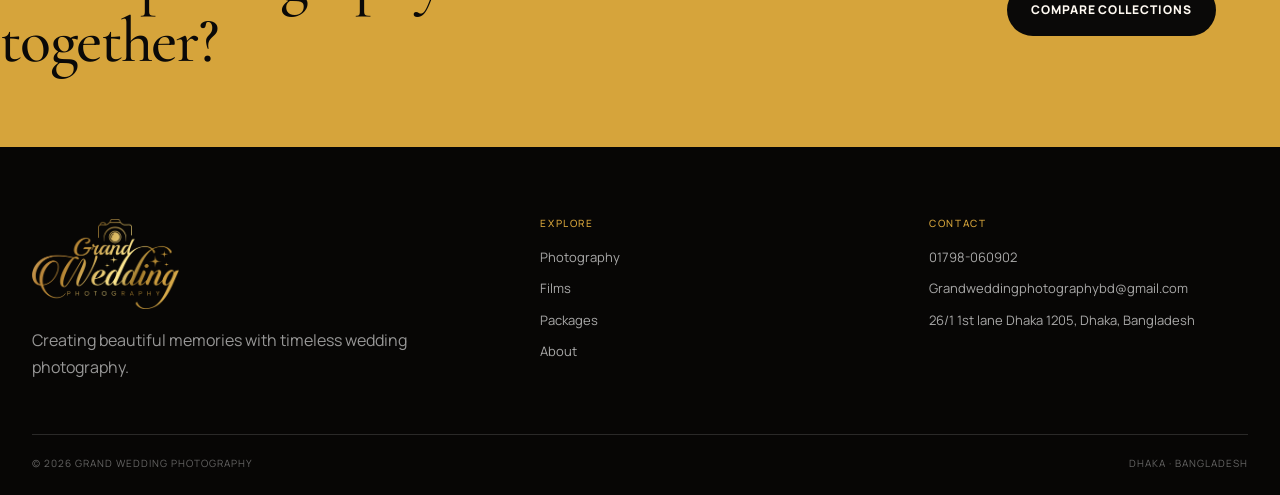
<file: films.html>
<!DOCTYPE html>
<html lang="en"><head>
<meta charset="utf-8"/><meta content="width=device-width,initial-scale=1" name="viewport"/><meta content="#0a0908" name="theme-color"/><meta content="Wedding films and cinematic reels by Grand Wedding Photography in Dhaka, Bangladesh." name="description"/><meta content="Grand Wedding Photography logo" name="twitter:image:alt"/><meta content="/assets/og-grand-wedding.jpg" name="twitter:image"/><meta content="Wedding films and cinematic reels by Grand Wedding Photography in Dhaka, Bangladesh." name="twitter:description"/><meta content="Wedding Films | Grand Wedding Photography" name="twitter:title"/><meta content="summary_large_image" name="twitter:card"/><meta content="Grand Wedding Photography logo" property="og:image:alt"/><meta content="630" property="og:image:height"/><meta content="1200" property="og:image:width"/><meta content="image/jpeg" property="og:image:type"/><meta content="/assets/og-grand-wedding.jpg" property="og:image:secure_url"/><meta content="/assets/og-grand-wedding.jpg" property="og:image"/><meta content="website" property="og:type"/><meta content="Wedding films and cinematic reels by Grand Wedding Photography in Dhaka, Bangladesh." property="og:description"/><meta content="Wedding Films | Grand Wedding Photography" property="og:title"/><meta content="Grand Wedding Photography" property="og:site_name"/><link href="/assets/og-grand-wedding.jpg" rel="image_src"/><title>Wedding Films | Grand Wedding Photography</title>
<link href="https://fonts.googleapis.com" rel="preconnect"/><link crossorigin="" href="https://fonts.gstatic.com" rel="preconnect"/><link href="https://fonts.googleapis.com/css2?family=Cormorant+Garamond:wght@400;500;600&amp;family=Manrope:wght@400;500;600;700;800&amp;display=swap" rel="stylesheet"/><link href="site.css" rel="stylesheet"/></head>
<body data-page="films"><a class="skip-link" href="#main">Skip to content</a>
<header class="site-header"><div class="nav-shell"><a class="brand" href="index.html"><img alt="Grand Wedding Photography" src="assets/logo.png"/></a><button aria-controls="mainNav" aria-expanded="false" aria-label="Open menu" class="menu-btn" type="button"><span></span><span></span></button><nav aria-label="Main navigation" class="nav" id="mainNav"><a data-nav="home" href="index.html">Home</a><a data-nav="photography" href="photography.html">Photography</a><a data-nav="films" href="films.html">Films</a><a data-nav="packages" href="packages.html">Packages</a><a data-nav="about" href="about.html">About</a><a data-nav="contact" href="contact.html">Contact</a><a class="nav-cta" data-nav="book" href="book.html">Book a Date</a></nav></div></header>
<main id="main">
<section class="page-hero"><div class="page-hero-media"><img alt="Wedding film still" src="assets/videos/film-1-poster.jpg"/></div><div class="page-hero-inner"><p class="eyebrow">Cinematic Wedding Films</p><h1>Movement keeps what a still frame cannot.</h1><p>Two supplied films are presented here with poster-first loading. The video file itself is requested only after you press play.</p></div></section>
<section class="section-dark"><div class="container"><div class="section-head reveal"><div><p class="eyebrow">Film 01</p><h2>A story in motion.</h2></div><p style="color:rgba(255,255,255,.58)">A wide cinematic presentation for the main wedding film.</p></div><button aria-label="Play featured wedding film" class="film-card reveal" data-video="assets/videos/film-1.mp4" type="button"><img alt="Featured wedding film poster" src="assets/videos/film-1-poster.jpg"/><span aria-hidden="true" class="play"></span><div class="film-caption"><small>Featured Film</small><strong>Press play to watch</strong></div></button></div></section>
<section class="section"><div class="container"><div class="section-head reveal"><div><p class="eyebrow dark">Film 02</p><h2>Short, vertical, immediate.</h2></div><p>A reel-sized edit for the moments that work best in a tighter, faster format.</p></div><div style="max-width:520px;margin:auto"><button aria-label="Play wedding reel" class="film-card small reveal" data-video="assets/videos/film-2.mp4" type="button"><img alt="Wedding reel poster" src="assets/videos/film-2-poster.jpg"/><span aria-hidden="true" class="play"></span><div class="film-caption"><small>Wedding Reel</small><strong>Press play to watch</strong></div></button></div></div></section>
<section class="quote-section"><div class="quote-wrap reveal"><div class="quote-mark">“</div><blockquote>The photographs bring back the look. Film brings back the pace, the voices and the room.</blockquote><p>Grand Wedding Photography</p></div></section>
<section class="big-cta"><div class="big-cta-inner"><h2>Need photography and film together?</h2><a class="btn" href="packages.html">Compare Collections</a></div></section>
</main>
<footer class="site-footer"><div class="footer-grid"><div class="footer-brand"><img alt="Grand Wedding Photography" src="assets/logo.png"/><p>Creating beautiful memories with timeless wedding photography.</p></div><div class="footer-col"><h3>Explore</h3><a href="photography.html">Photography</a><a href="films.html">Films</a><a href="packages.html">Packages</a><a href="about.html">About</a></div><div class="footer-col"><h3>Contact</h3><a href="https://wa.me/8801798060902">01798-060902</a><a href="mailto:Grandweddingphotographybd@gmail.com">Grandweddingphotographybd@gmail.com</a><p>26/1 1st lane Dhaka 1205, Dhaka, Bangladesh</p></div></div><div class="footer-bottom"><span>© <span data-year=""></span> Grand Wedding Photography</span><span>Dhaka · Bangladesh</span></div></footer>
<script src="gallery-manifest.js"></script><script src="data.js"></script><script src="site.js"></script></body></html>
</file>
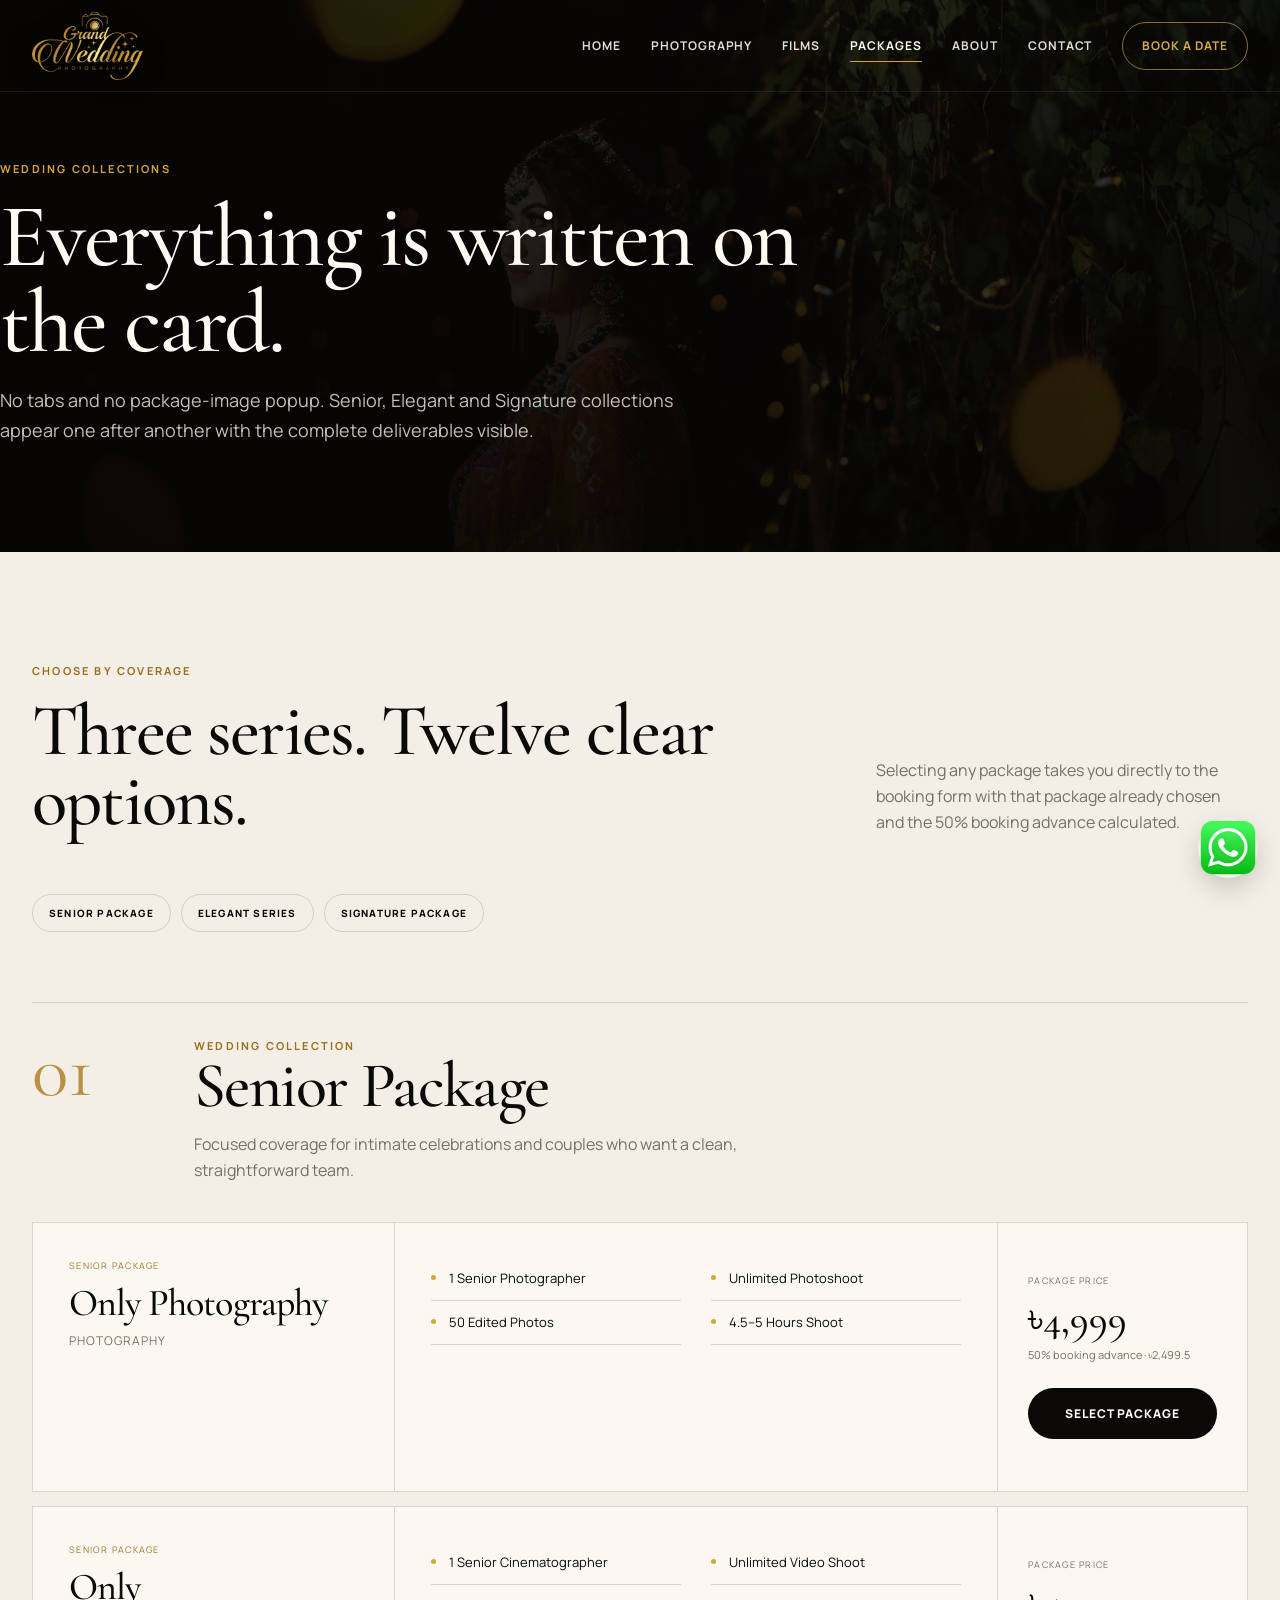
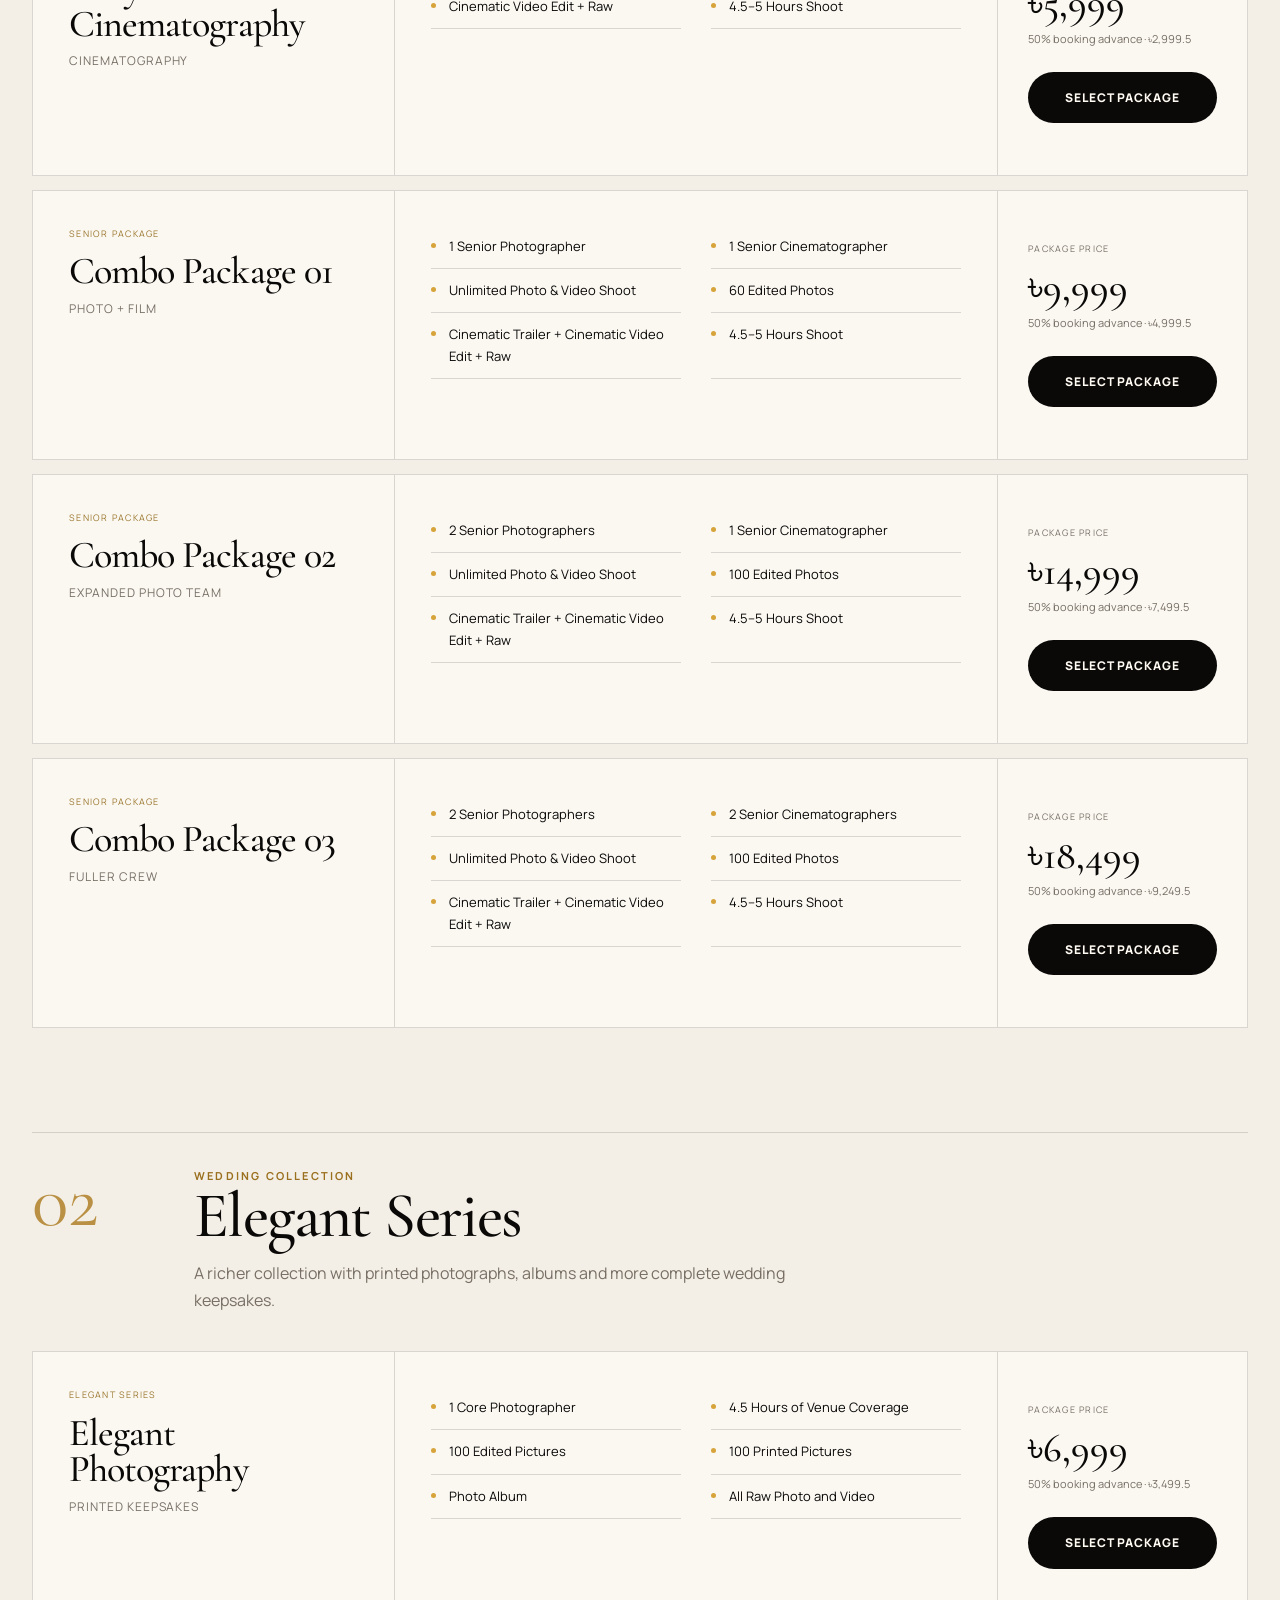
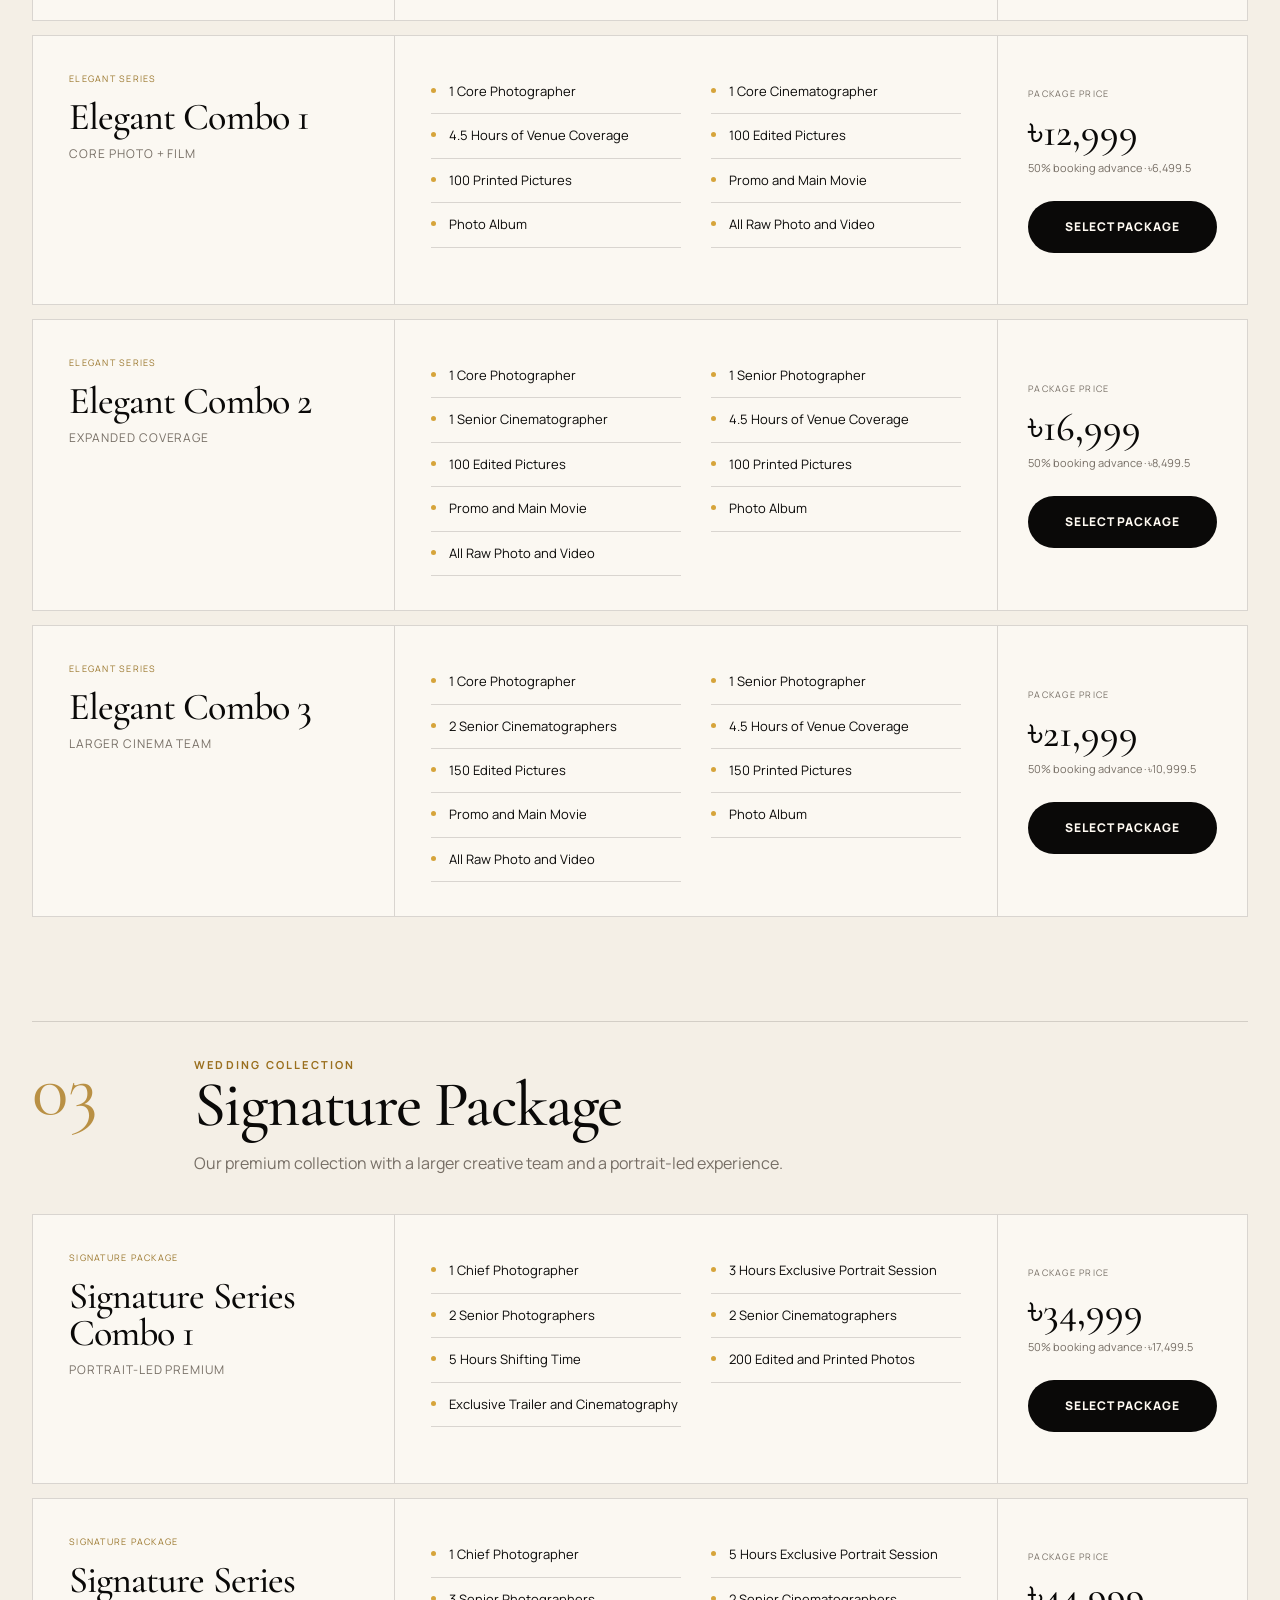
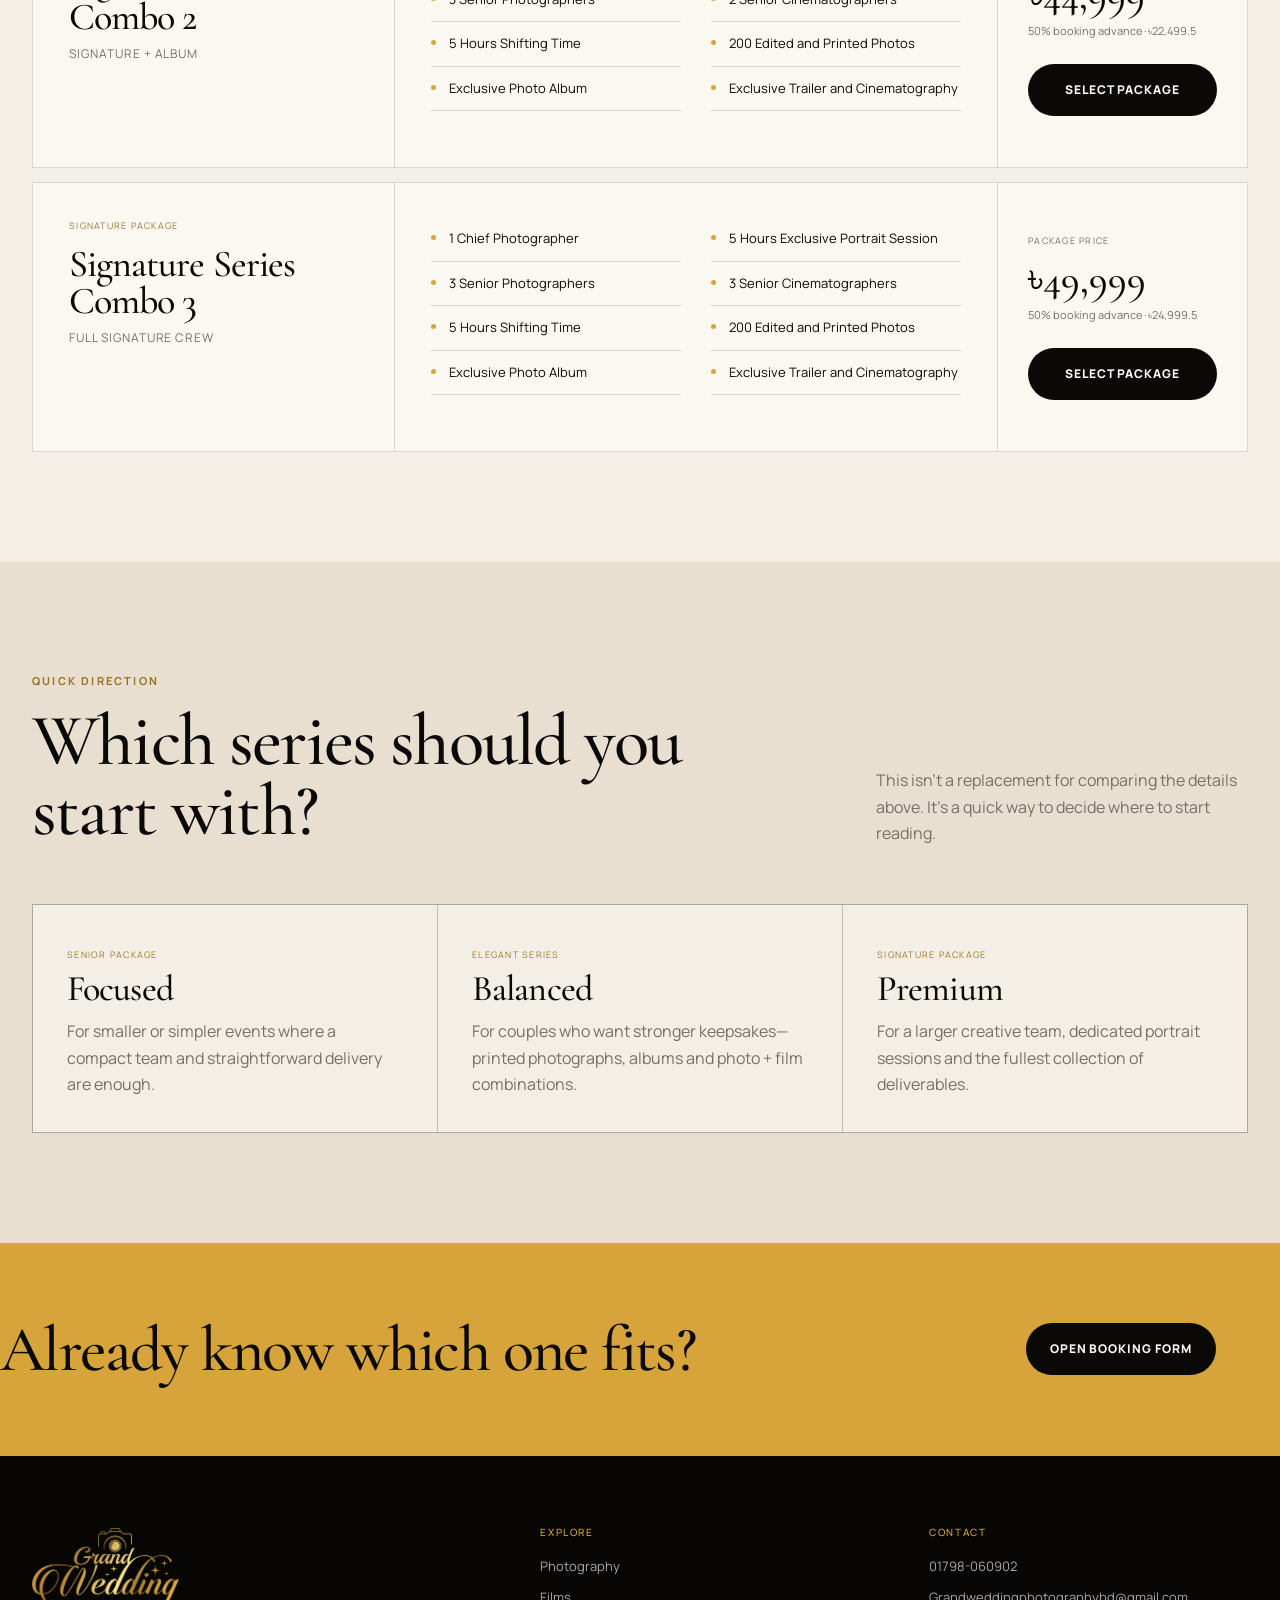
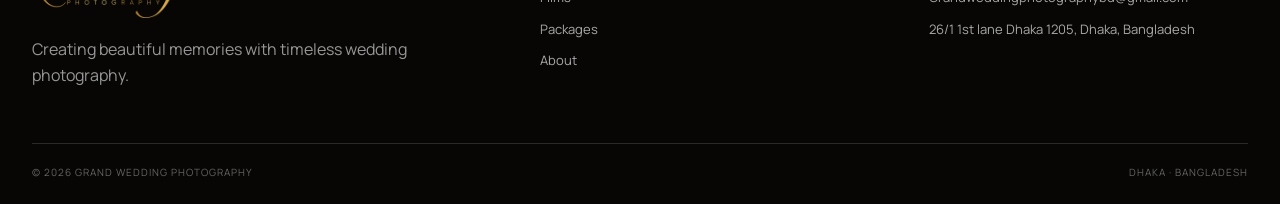
<file: packages.html>
<!DOCTYPE html>
<html lang="en"><head>
<meta charset="utf-8"/><meta content="width=device-width,initial-scale=1" name="viewport"/><meta content="#0a0908" name="theme-color"/><meta content="Senior, Elegant and Signature wedding photography and cinematography packages from Grand Wedding Photography in Dhaka." name="description"/><meta content="Grand Wedding Photography logo" name="twitter:image:alt"/><meta content="/assets/og-grand-wedding.jpg" name="twitter:image"/><meta content="Senior, Elegant and Signature wedding photography and cinematography packages from Grand Wedding Photography in Dhaka." name="twitter:description"/><meta content="Wedding Photography Packages | Grand Wedding Photography" name="twitter:title"/><meta content="summary_large_image" name="twitter:card"/><meta content="Grand Wedding Photography logo" property="og:image:alt"/><meta content="630" property="og:image:height"/><meta content="1200" property="og:image:width"/><meta content="image/jpeg" property="og:image:type"/><meta content="/assets/og-grand-wedding.jpg" property="og:image:secure_url"/><meta content="/assets/og-grand-wedding.jpg" property="og:image"/><meta content="website" property="og:type"/><meta content="Senior, Elegant and Signature wedding photography and cinematography packages from Grand Wedding Photography in Dhaka." property="og:description"/><meta content="Wedding Photography Packages | Grand Wedding Photography" property="og:title"/><meta content="Grand Wedding Photography" property="og:site_name"/><link href="/assets/og-grand-wedding.jpg" rel="image_src"/><title>Wedding Photography Packages | Grand Wedding Photography</title>
<link href="https://fonts.googleapis.com" rel="preconnect"/><link crossorigin="" href="https://fonts.gstatic.com" rel="preconnect"/><link href="https://fonts.googleapis.com/css2?family=Cormorant+Garamond:wght@400;500;600&amp;family=Manrope:wght@400;500;600;700;800&amp;display=swap" rel="stylesheet"/><link href="site.css" rel="stylesheet"/></head>
<body data-page="packages"><a class="skip-link" href="#main">Skip to content</a>
<header class="site-header"><div class="nav-shell"><a class="brand" href="index.html"><img alt="Grand Wedding Photography" src="assets/logo.png"/></a><button aria-controls="mainNav" aria-expanded="false" aria-label="Open menu" class="menu-btn" type="button"><span></span><span></span></button><nav aria-label="Main navigation" class="nav" id="mainNav"><a data-nav="home" href="index.html">Home</a><a data-nav="photography" href="photography.html">Photography</a><a data-nav="films" href="films.html">Films</a><a data-nav="packages" href="packages.html">Packages</a><a data-nav="about" href="about.html">About</a><a data-nav="contact" href="contact.html">Contact</a><a class="nav-cta" data-nav="book" href="book.html">Book a Date</a></nav></div></header>
<main id="main">
<section class="page-hero slim"><div class="page-hero-media"><img alt="Wedding celebration portrait" src="assets/gallery/full/photo-045.webp"/></div><div class="page-hero-inner"><p class="eyebrow">Wedding Collections</p><h1>Everything is written on the card.</h1><p>No tabs and no package-image popup. Senior, Elegant and Signature collections appear one after another with the complete deliverables visible.</p></div></section>
<section class="section"><div class="container"><div class="section-head reveal"><div><p class="eyebrow dark">Choose by coverage</p><h2>Three series. Twelve clear options.</h2></div><p>Selecting any package takes you directly to the booking form with that package already chosen and the 50% booking advance calculated.</p></div><nav aria-label="Package sections" class="package-nav"><a href="#senior">Senior Package</a><a href="#elegant">Elegant Series</a><a href="#signature">Signature Package</a></nav><div id="packageGroups"></div></div></section>
<section class="section" style="background:#e8dfd1"><div class="container"><div class="section-head reveal"><div><p class="eyebrow dark">Quick direction</p><h2>Which series should you start with?</h2></div><p>This isn’t a replacement for comparing the details above. It’s a quick way to decide where to start reading.</p></div><div class="compare-strip"><div class="compare-item reveal"><small>Senior Package</small><h3>Focused</h3><p>For smaller or simpler events where a compact team and straightforward delivery are enough.</p></div><div class="compare-item reveal"><small>Elegant Series</small><h3>Balanced</h3><p>For couples who want stronger keepsakes—printed photographs, albums and photo + film combinations.</p></div><div class="compare-item reveal"><small>Signature Package</small><h3>Premium</h3><p>For a larger creative team, dedicated portrait sessions and the fullest collection of deliverables.</p></div></div></div></section>
<section class="big-cta"><div class="big-cta-inner"><h2>Already know which one fits?</h2><a class="btn" href="book.html">Open Booking Form</a></div></section>
</main>
<footer class="site-footer"><div class="footer-grid"><div class="footer-brand"><img alt="Grand Wedding Photography" src="assets/logo.png"/><p>Creating beautiful memories with timeless wedding photography.</p></div><div class="footer-col"><h3>Explore</h3><a href="photography.html">Photography</a><a href="films.html">Films</a><a href="packages.html">Packages</a><a href="about.html">About</a></div><div class="footer-col"><h3>Contact</h3><a href="https://wa.me/8801798060902">01798-060902</a><a href="mailto:Grandweddingphotographybd@gmail.com">Grandweddingphotographybd@gmail.com</a><p>26/1 1st lane Dhaka 1205, Dhaka, Bangladesh</p></div></div><div class="footer-bottom"><span>© <span data-year=""></span> Grand Wedding Photography</span><span>Dhaka · Bangladesh</span></div></footer>
<script src="gallery-manifest.js"></script><script src="data.js"></script><script src="site.js"></script></body></html>
</file>
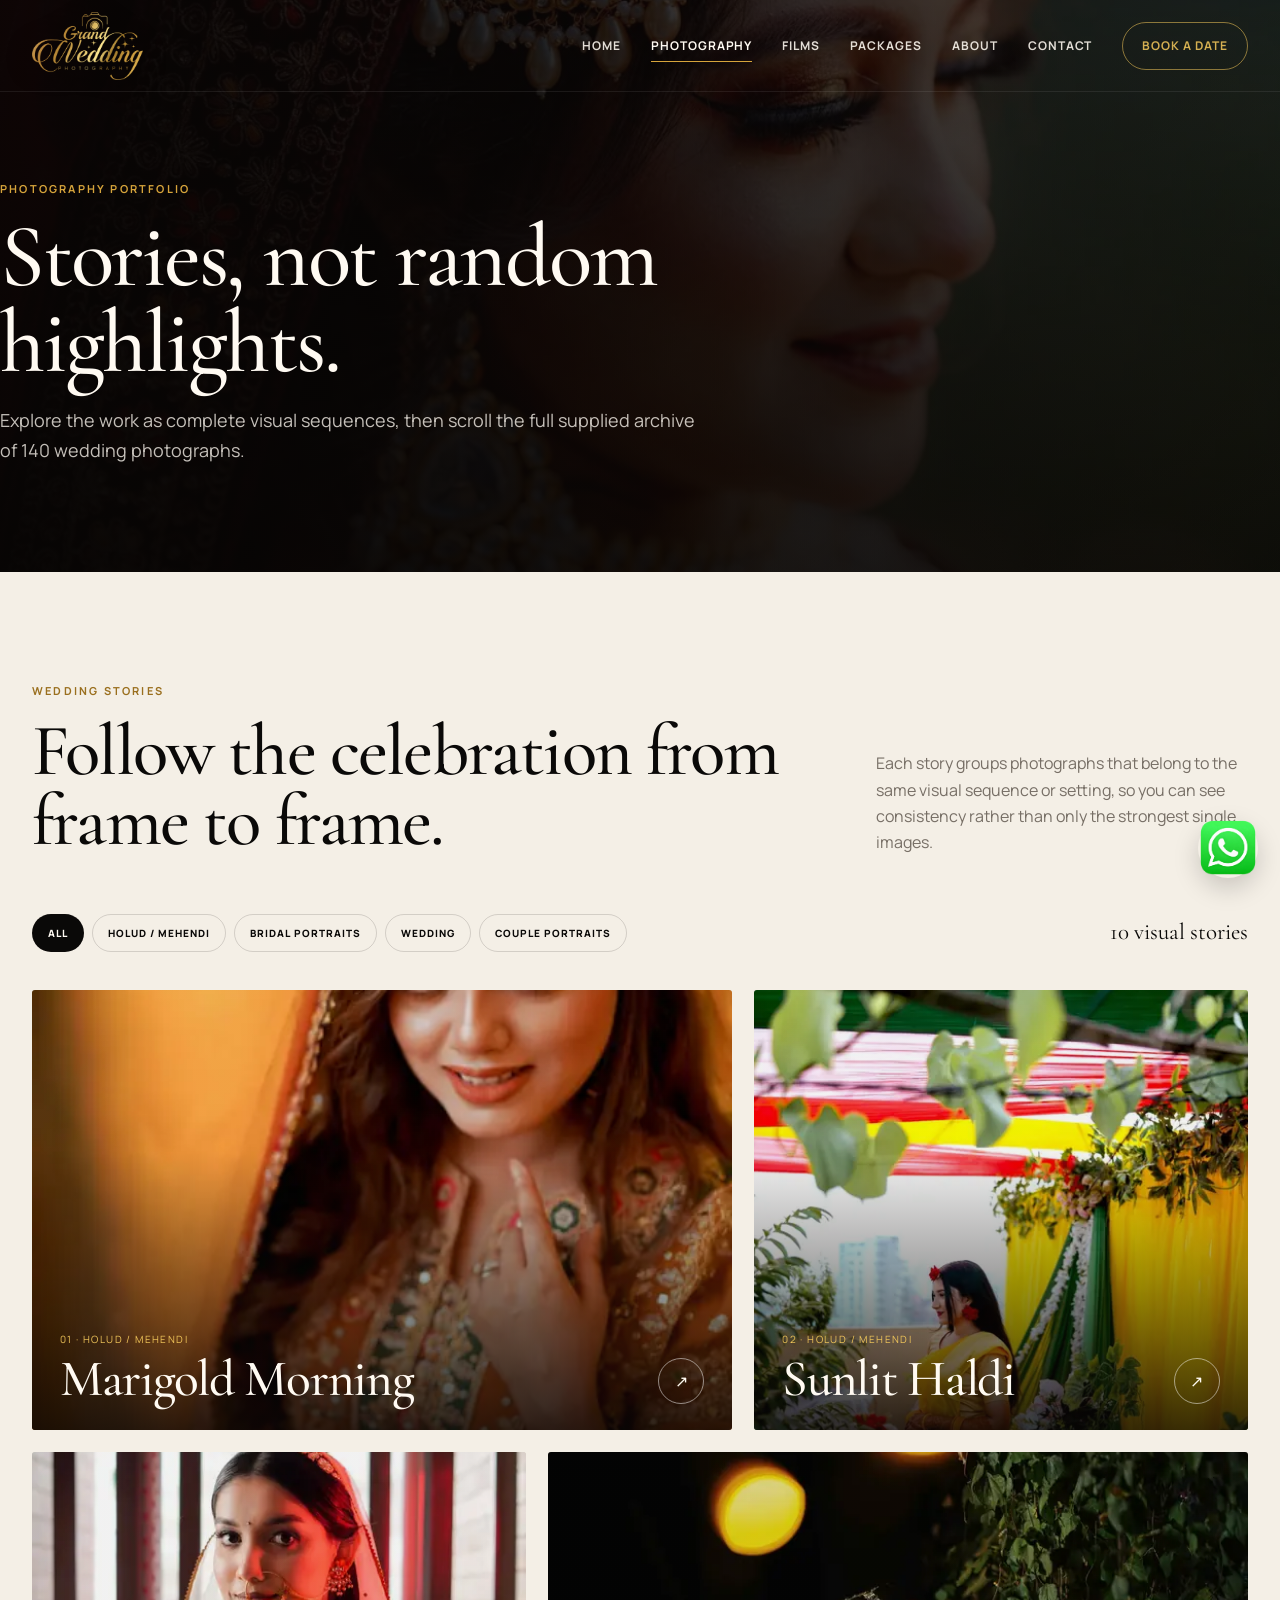
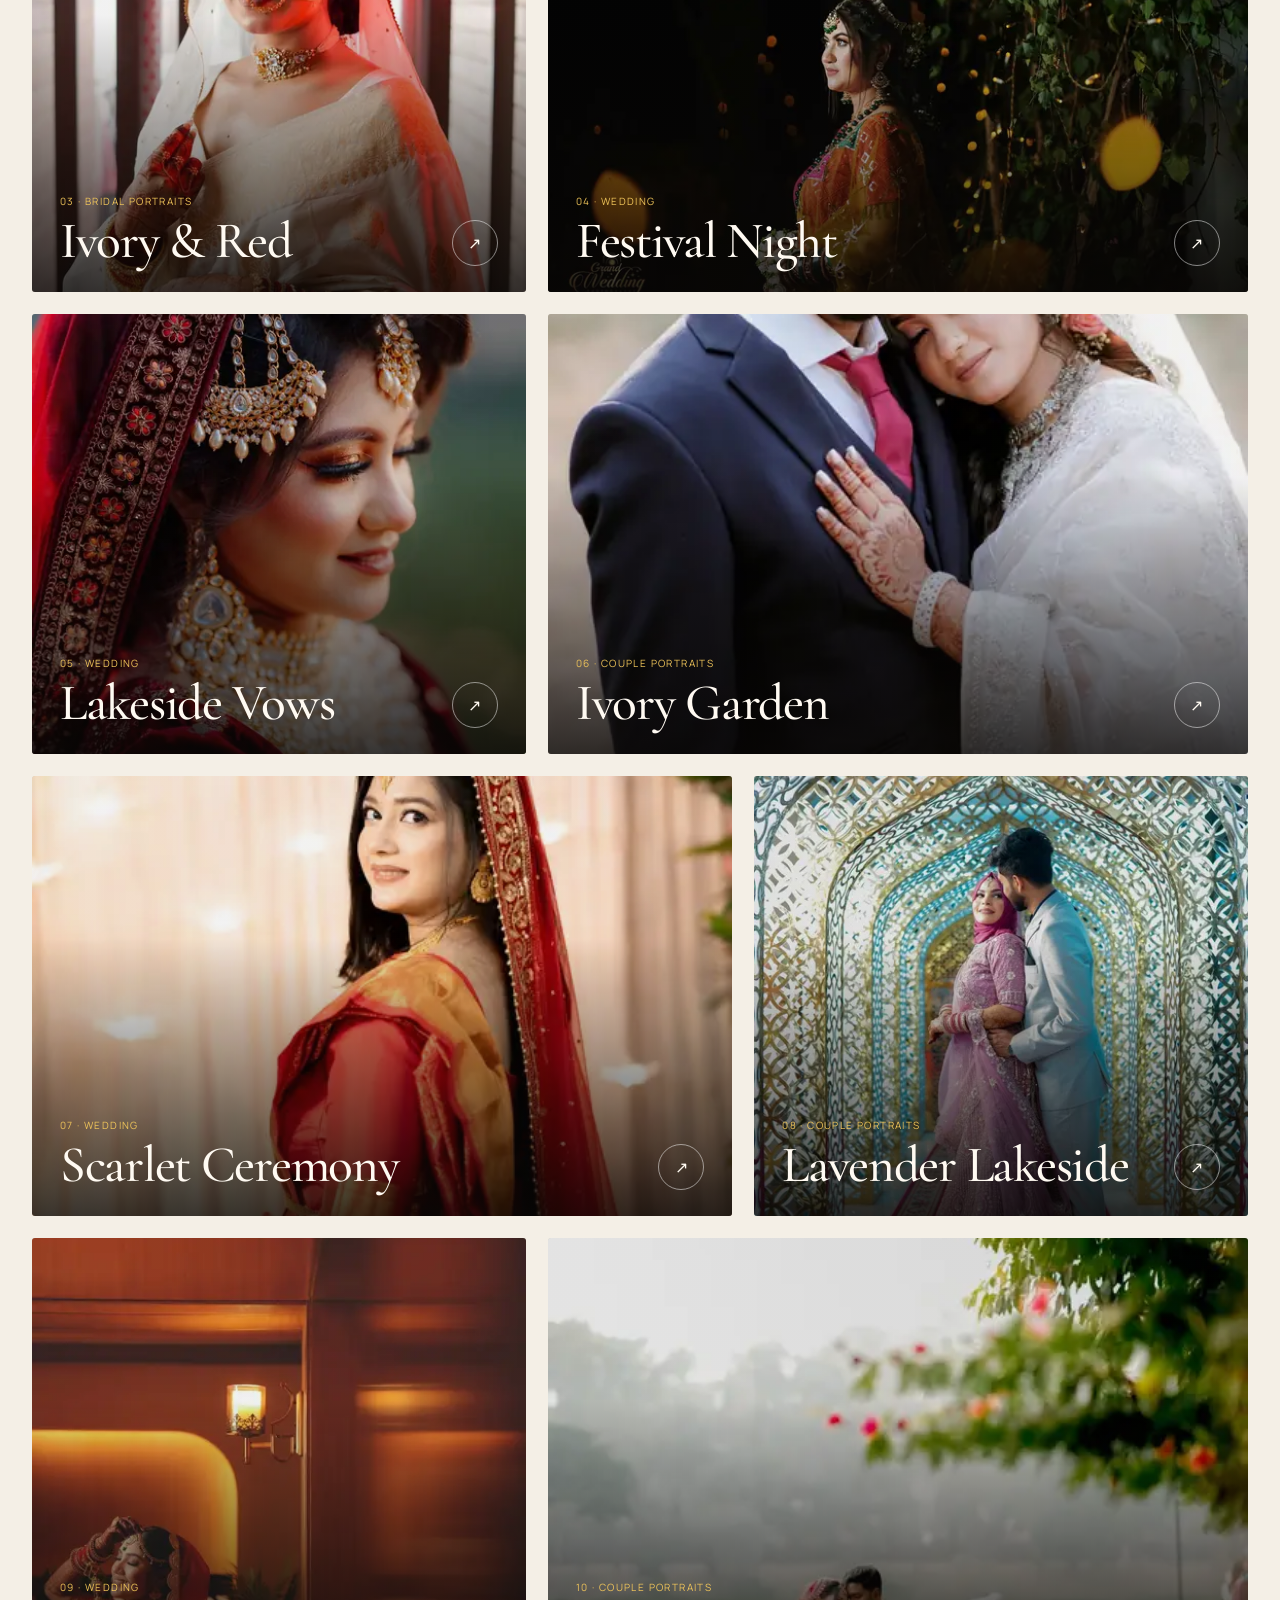
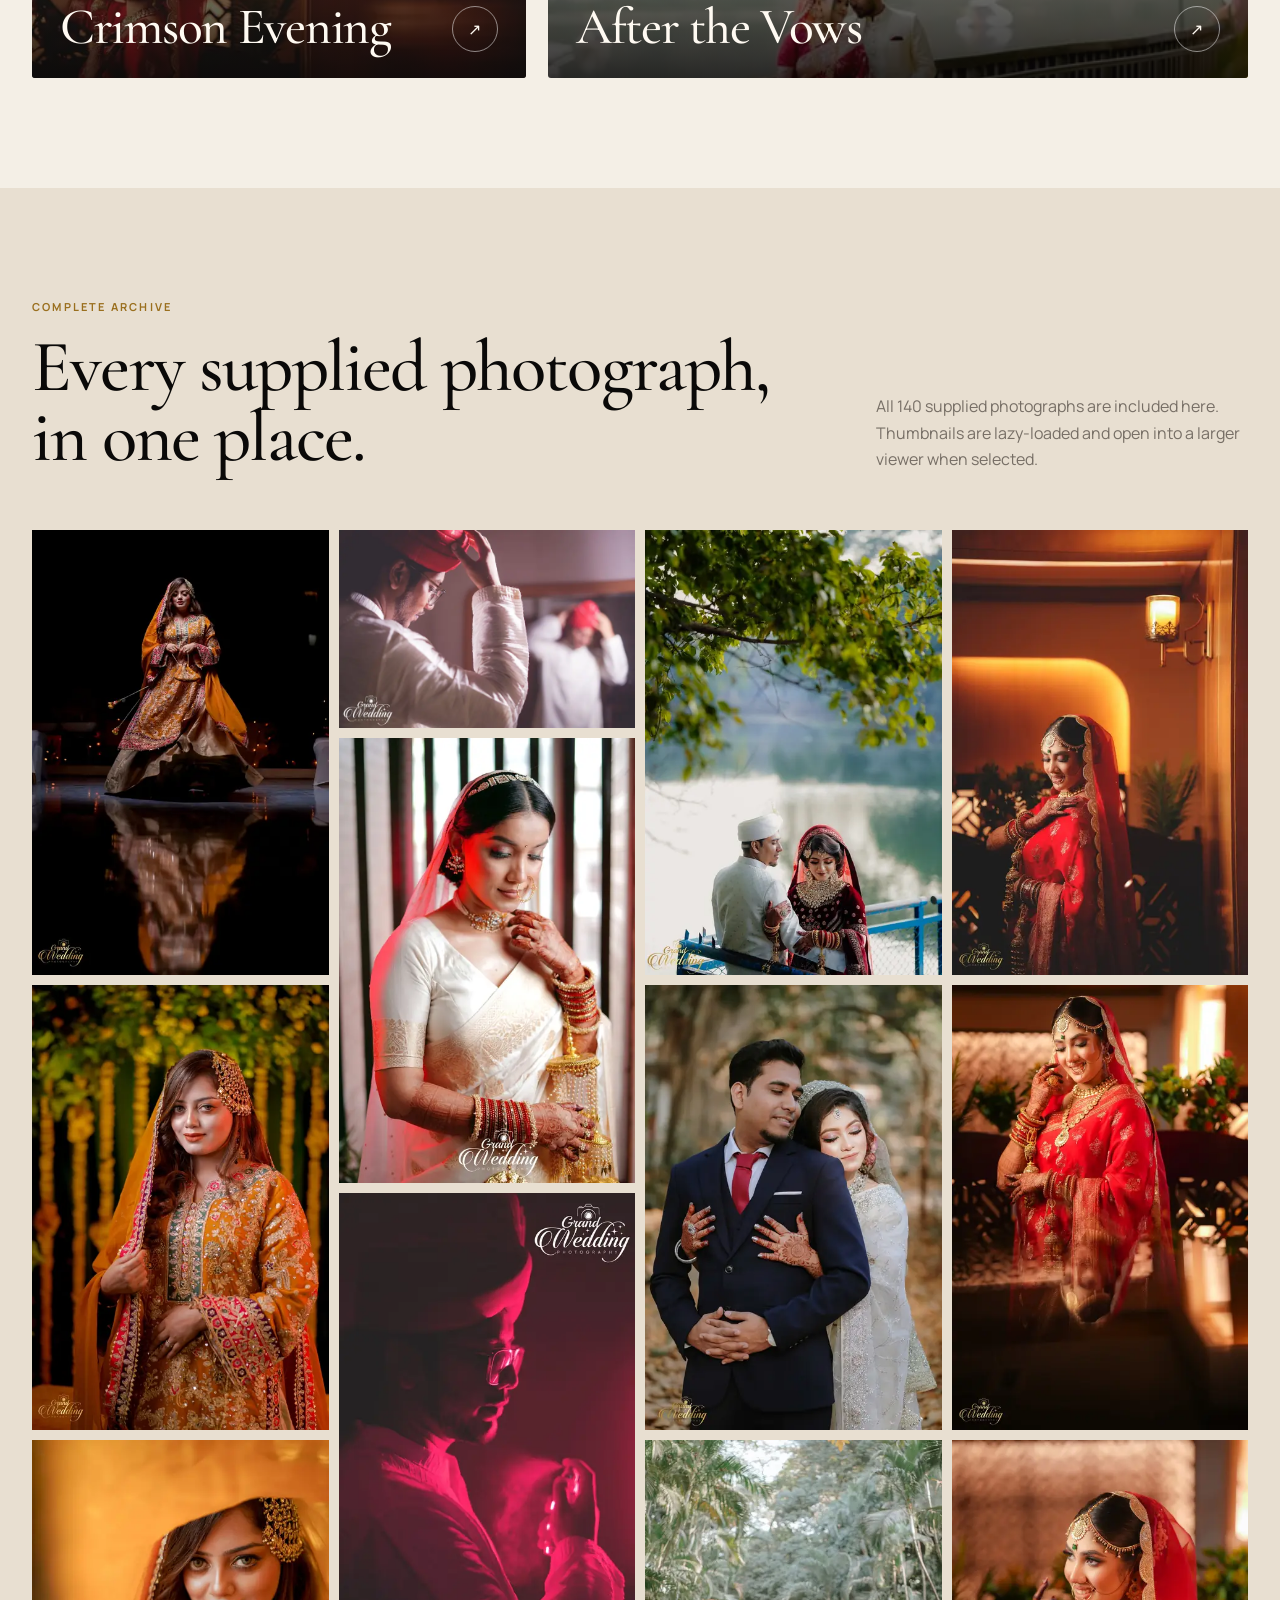
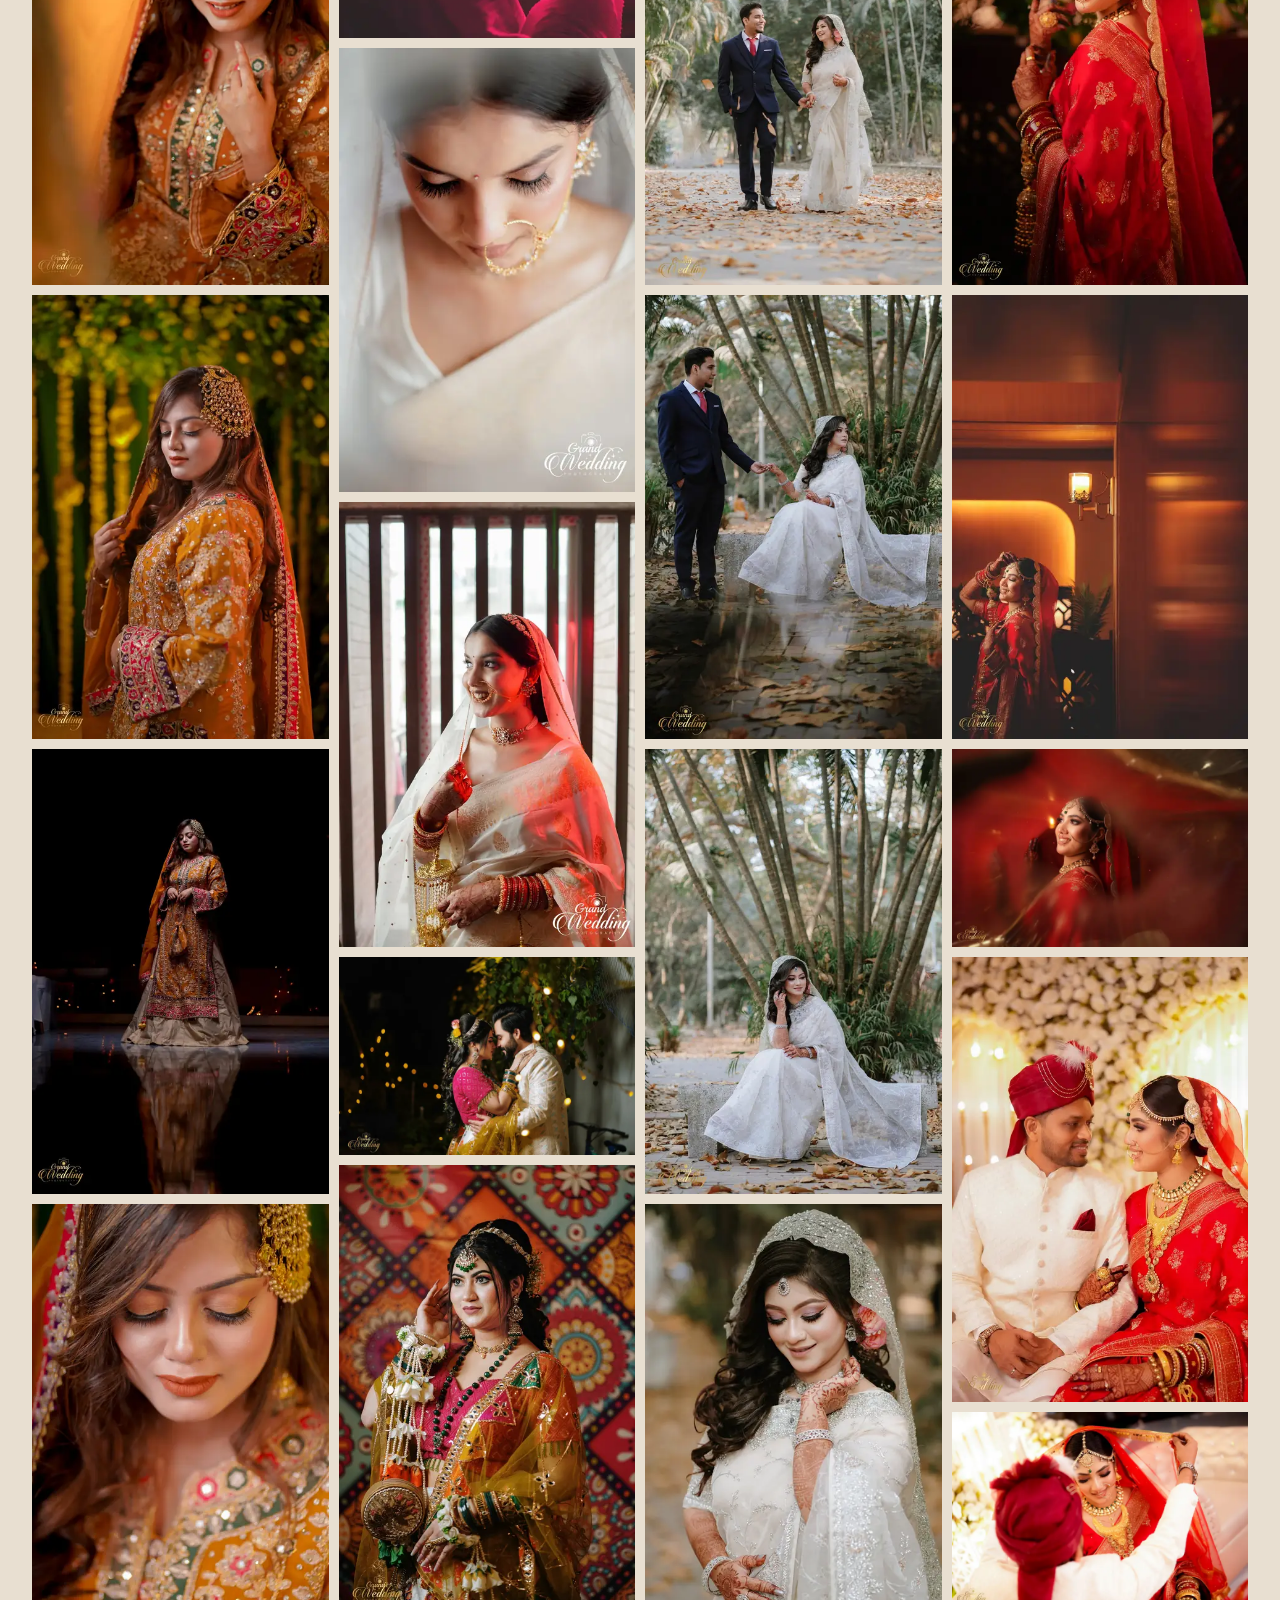
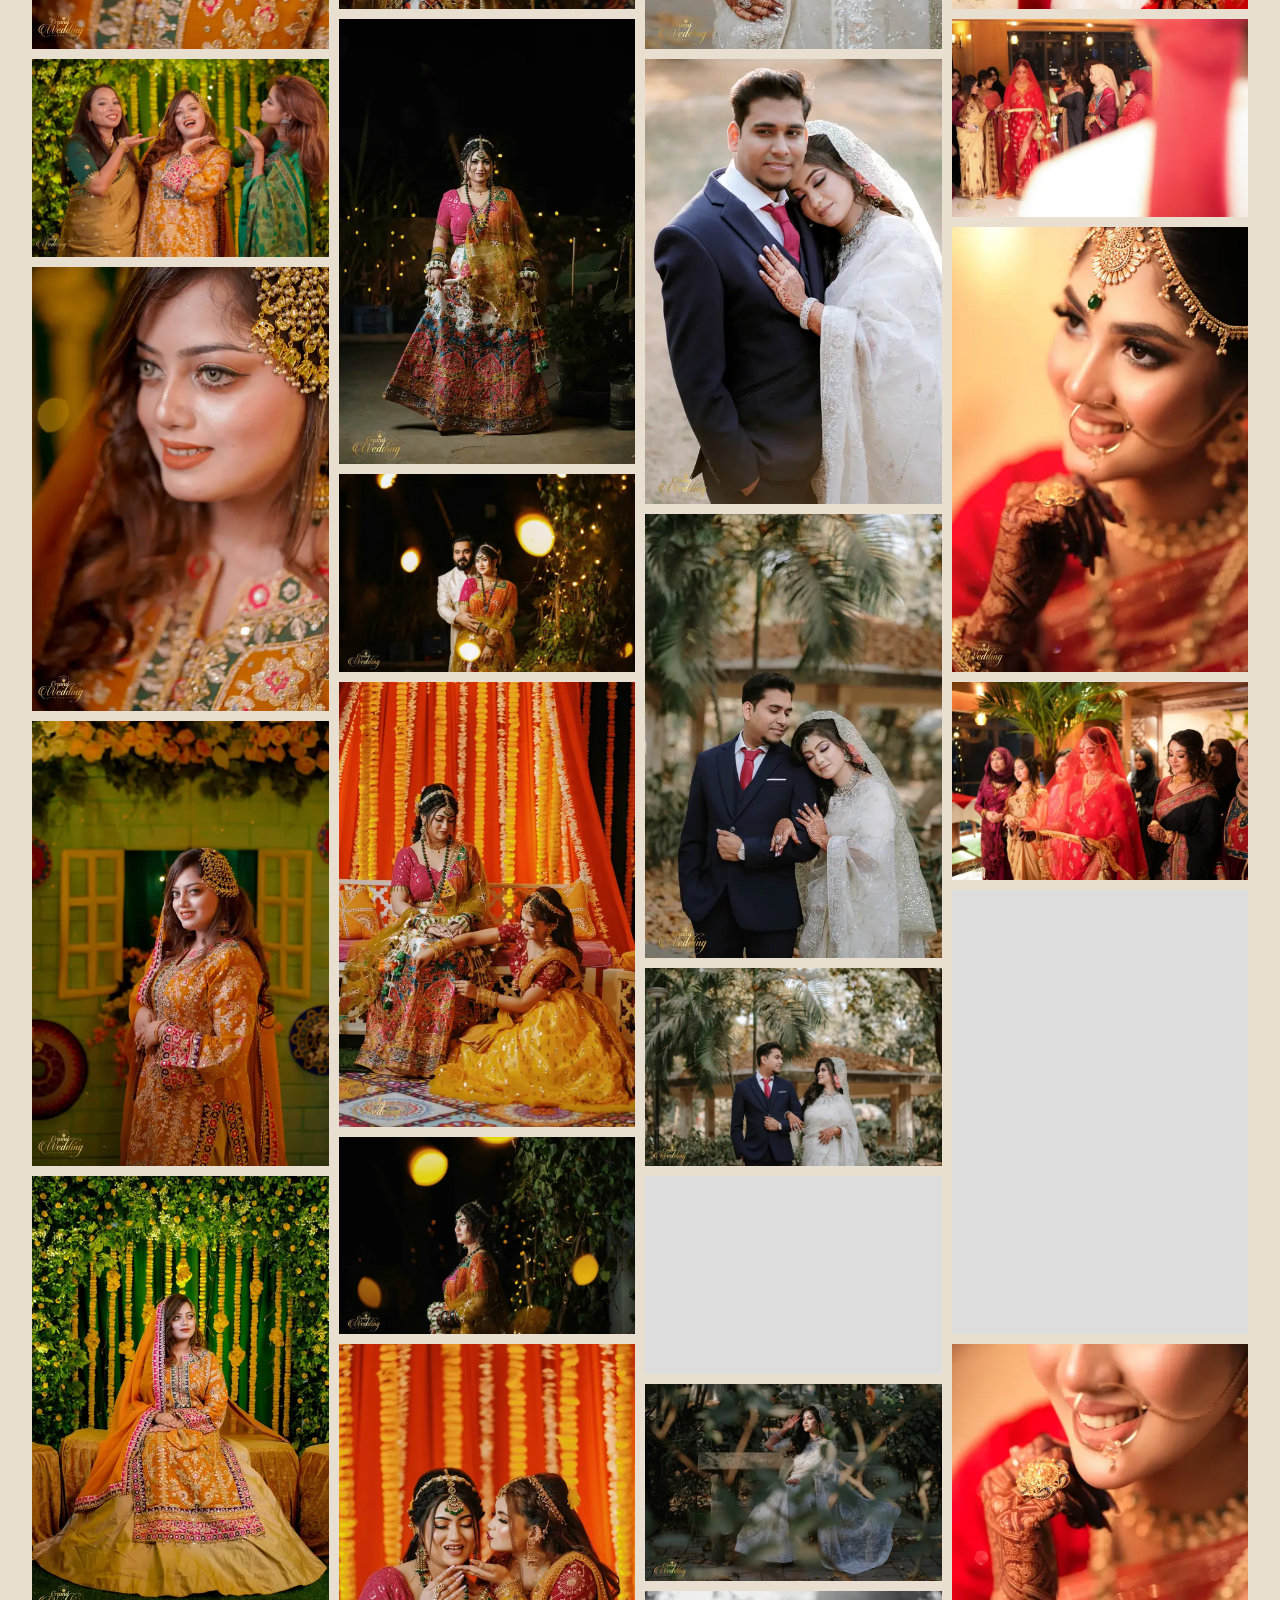
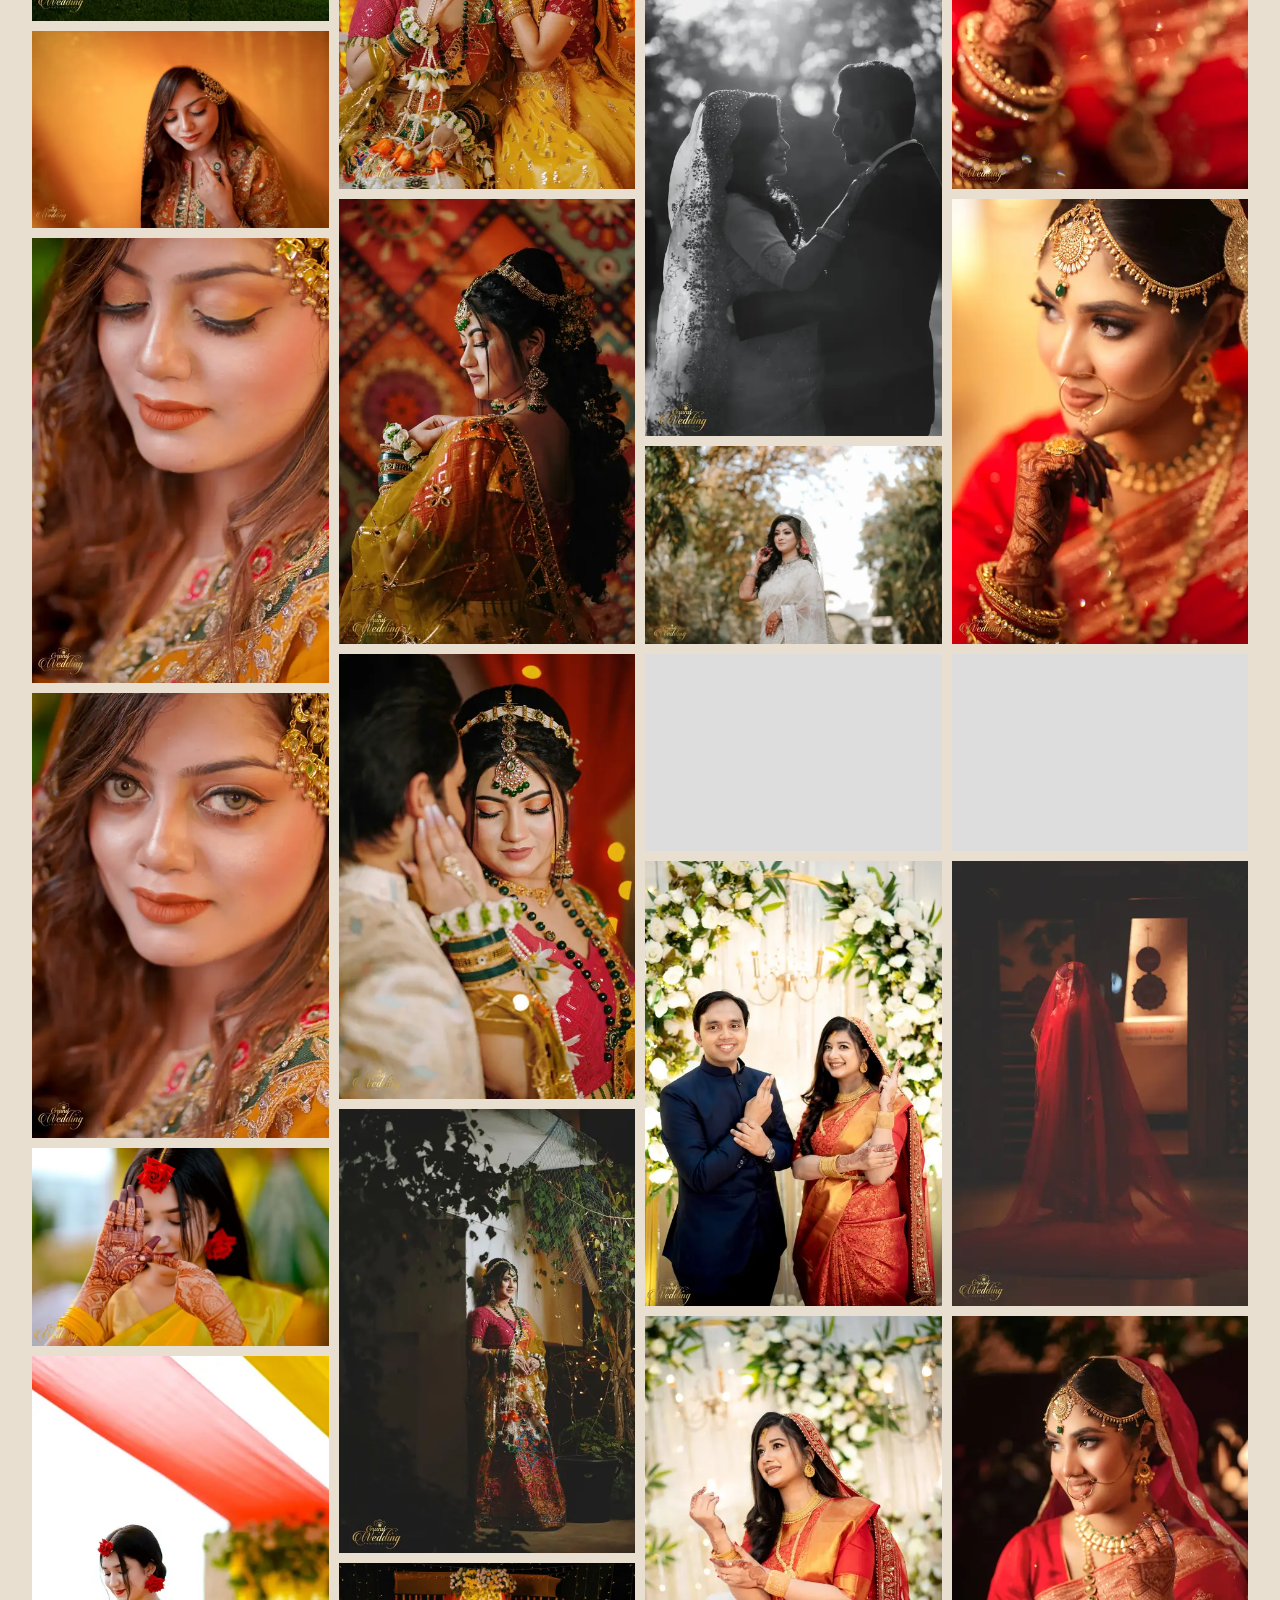
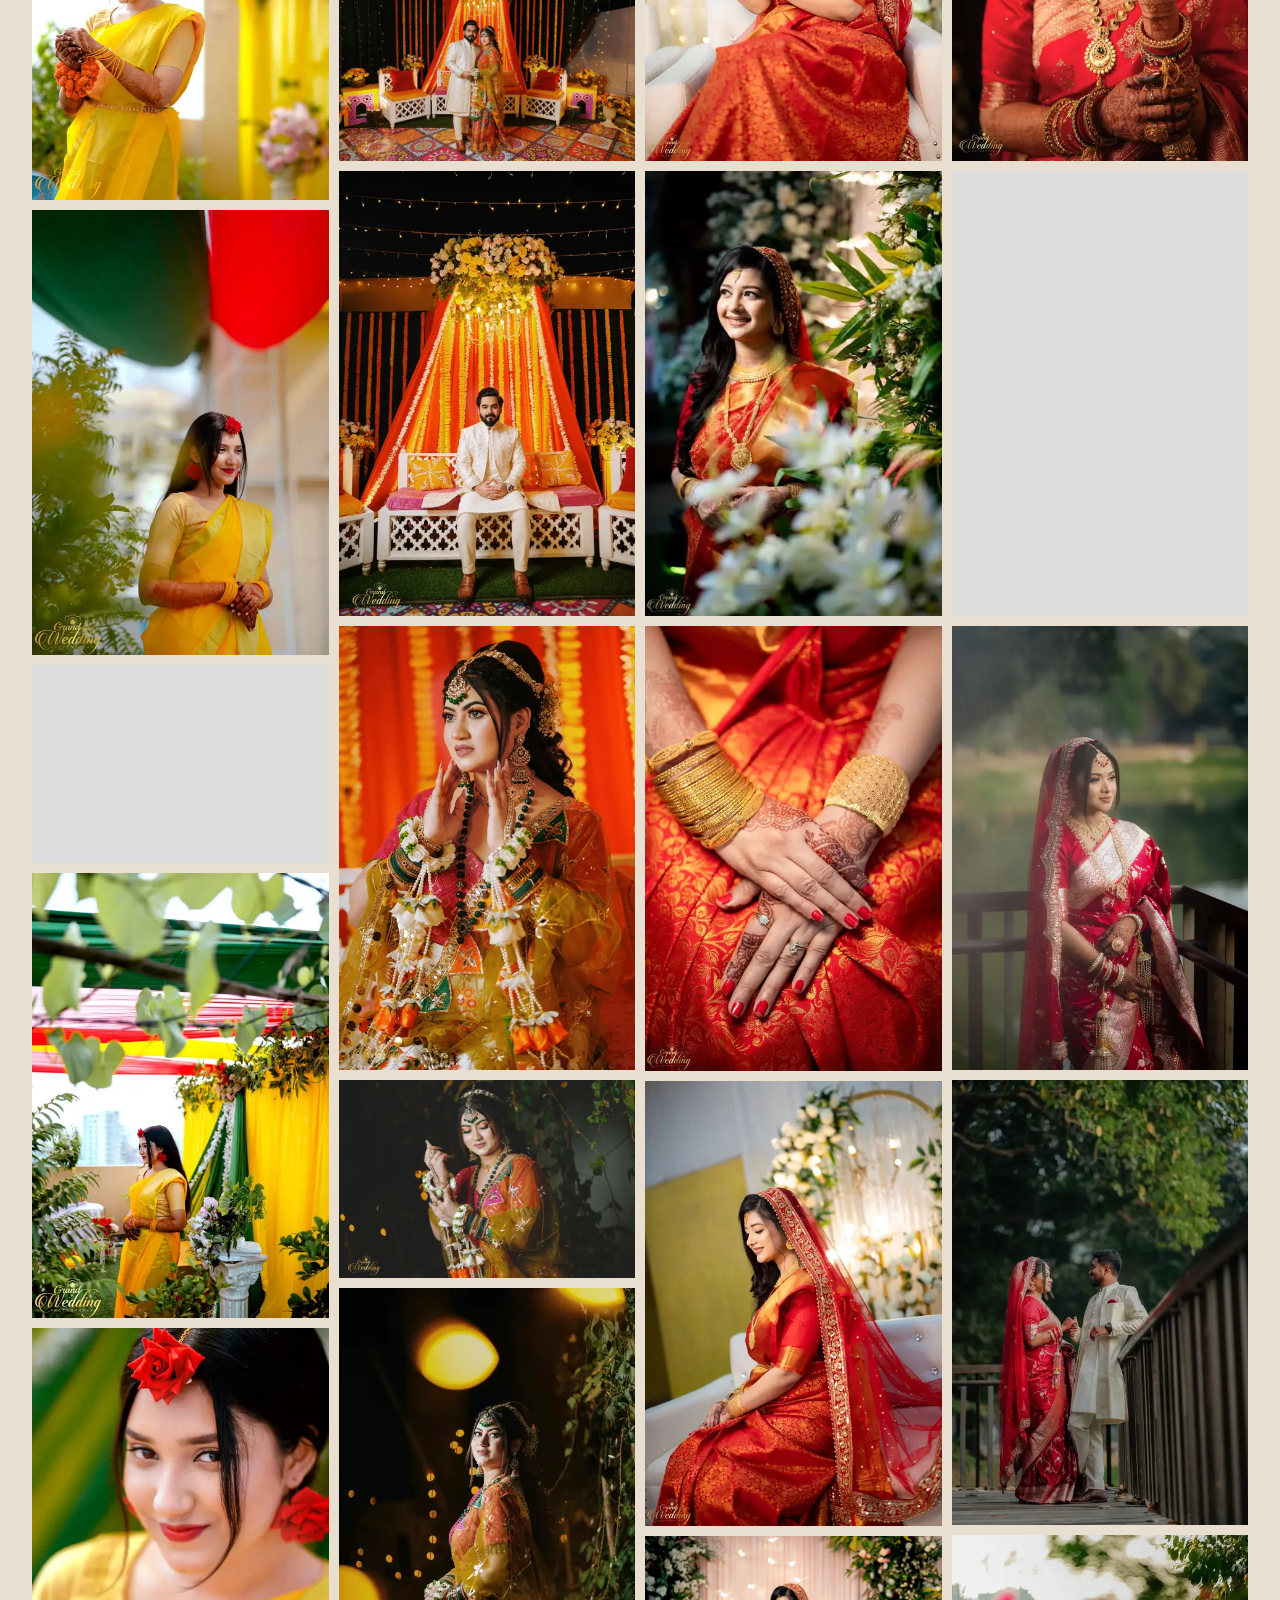
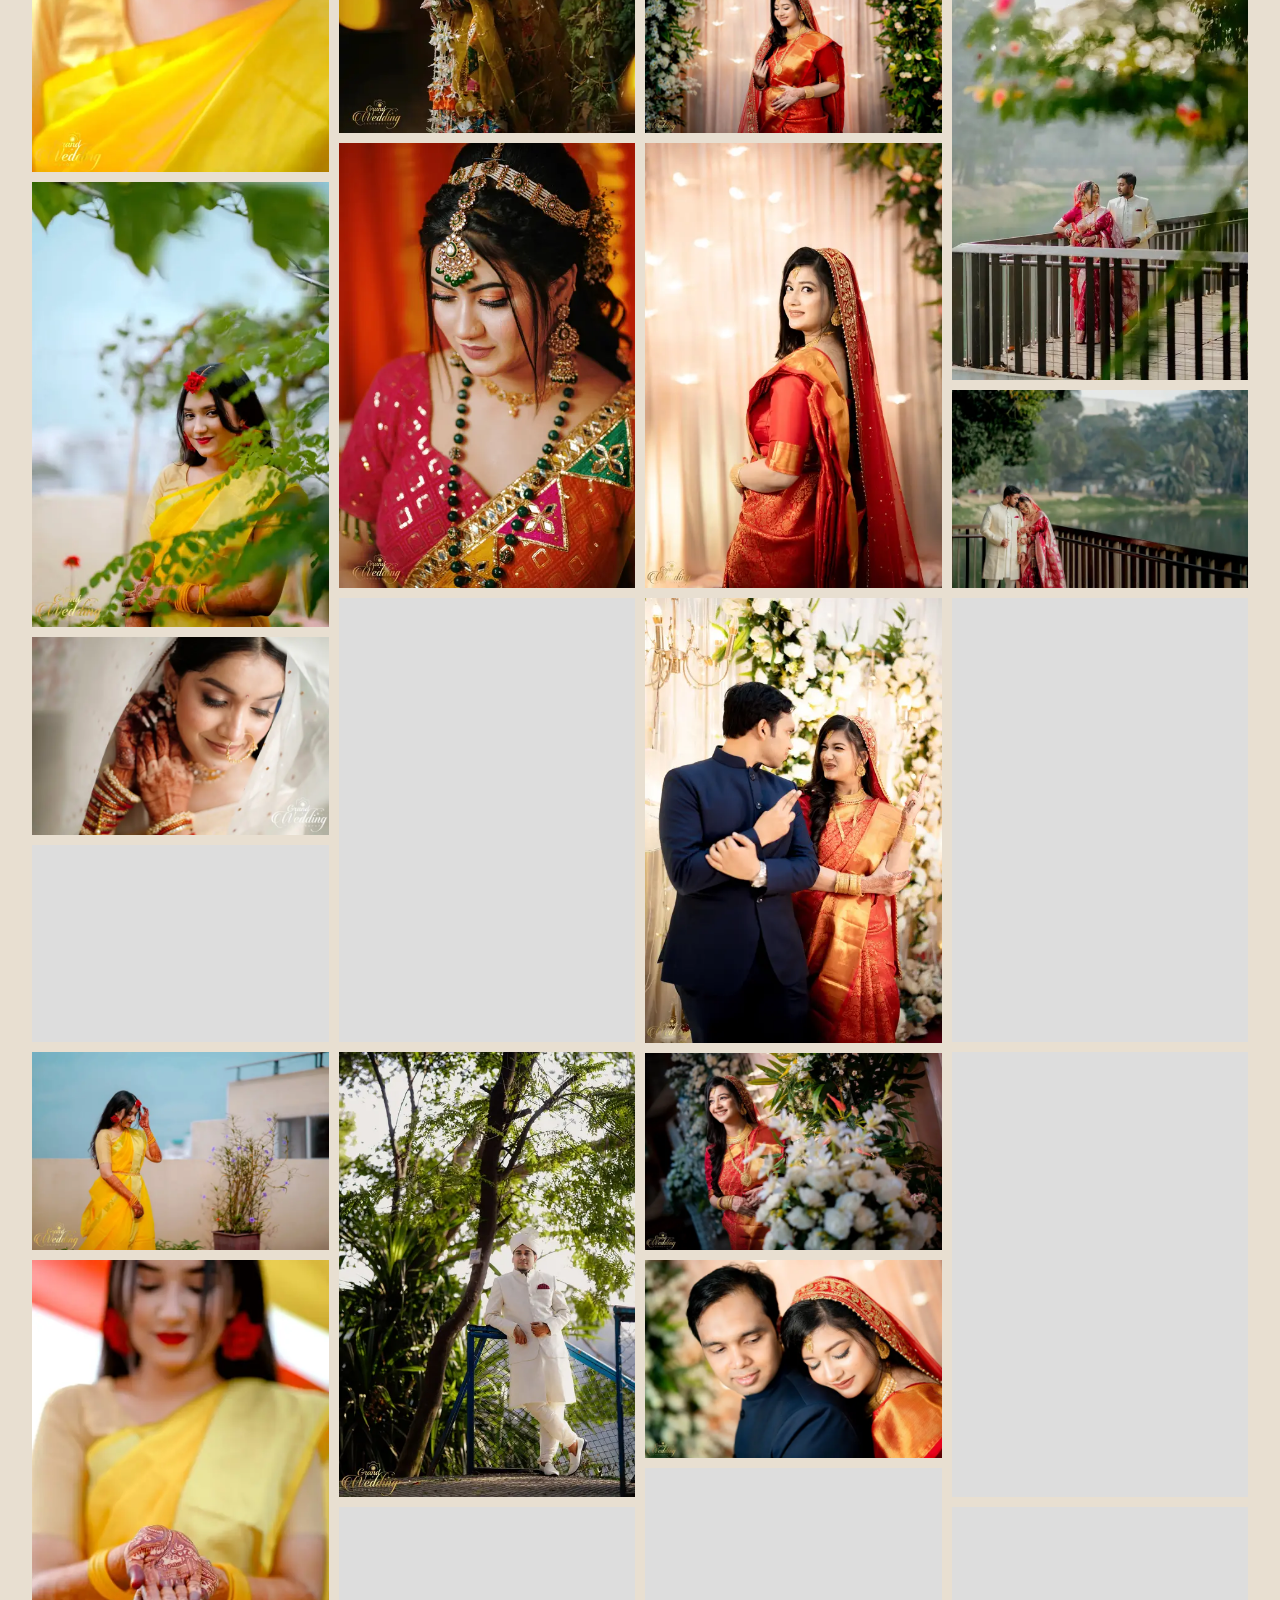
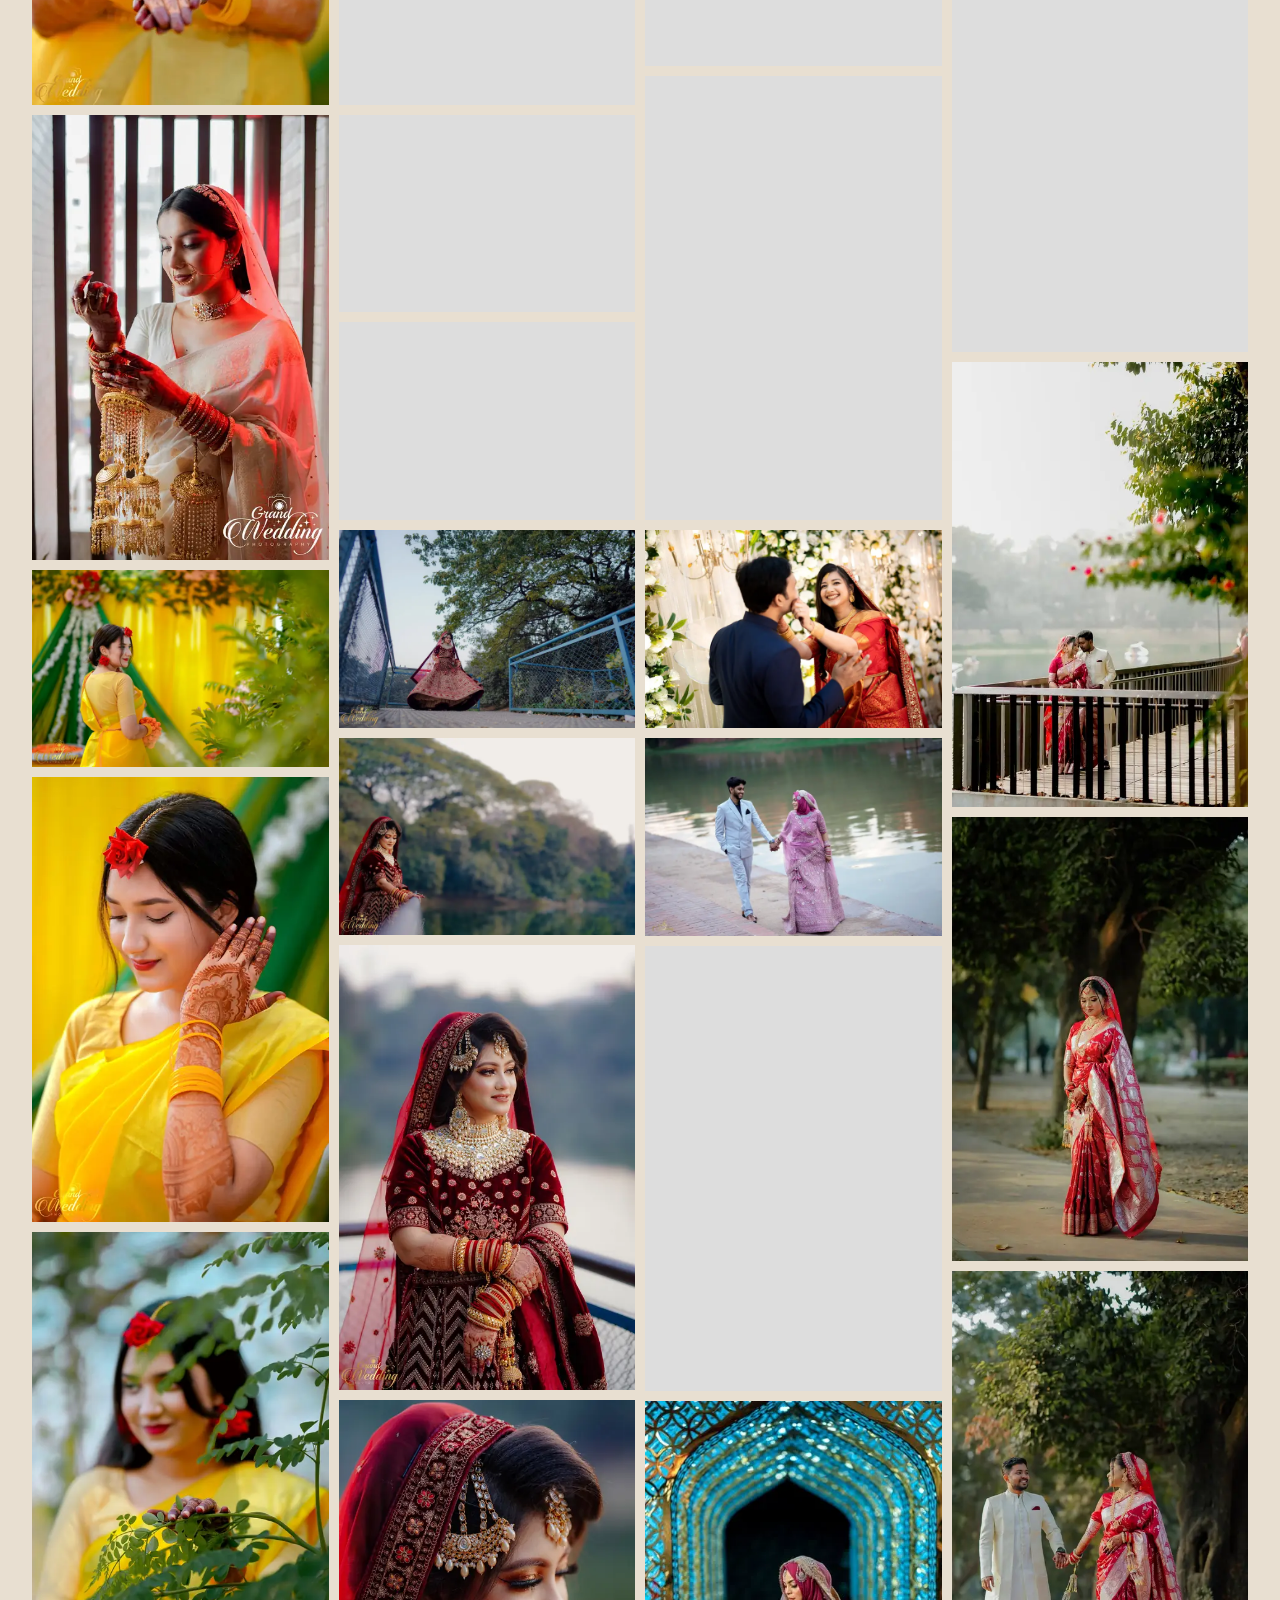
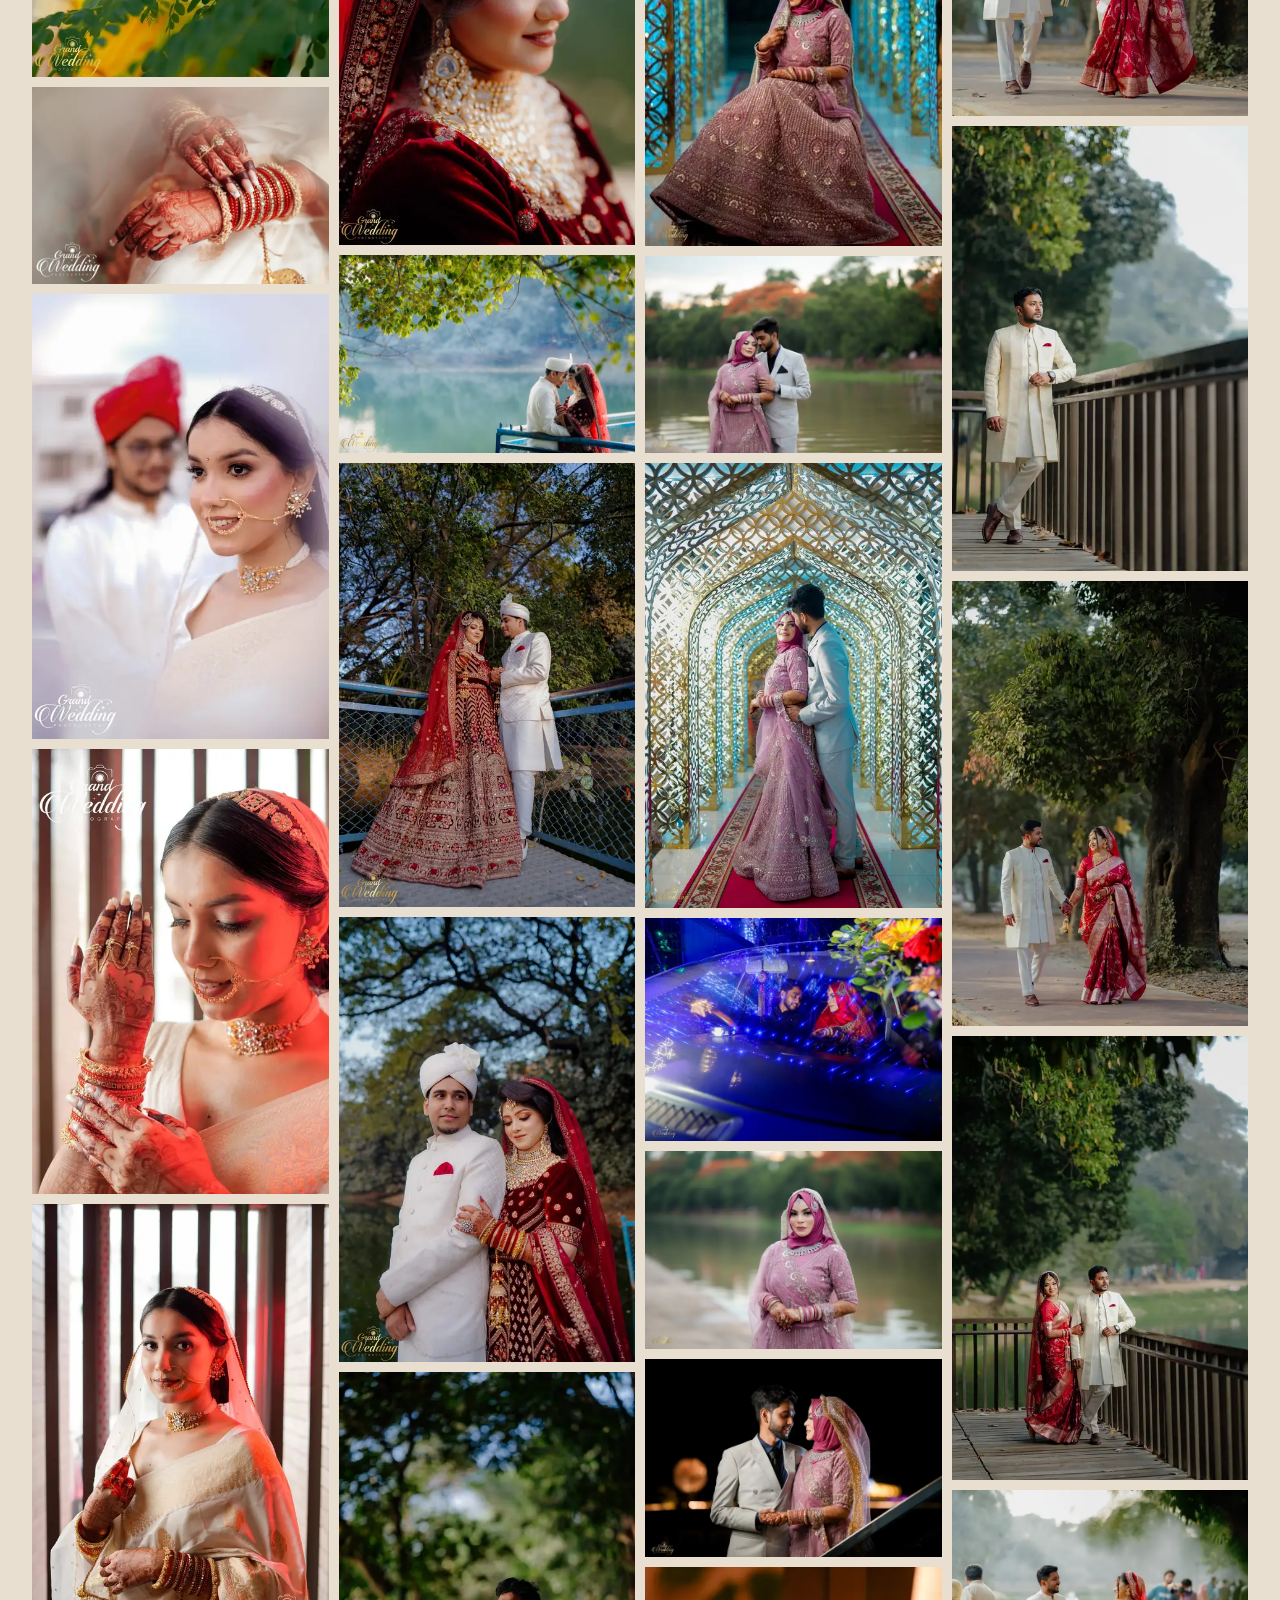
<file: photography.html>
<!DOCTYPE html>
<html lang="en"><head>
<meta charset="utf-8"/><meta content="width=device-width,initial-scale=1" name="viewport"/><meta content="#0a0908" name="theme-color"/>
<meta content="Explore complete wedding stories and the full Grand Wedding Photography portfolio from Dhaka, Bangladesh." name="description"/>
<meta content="Grand Wedding Photography logo" name="twitter:image:alt"/><meta content="/assets/og-grand-wedding.jpg" name="twitter:image"/><meta content="Explore complete wedding stories and the full Grand Wedding Photography portfolio from Dhaka, Bangladesh." name="twitter:description"/><meta content="Wedding Photography Portfolio | Grand Wedding Photography" name="twitter:title"/><meta content="summary_large_image" name="twitter:card"/><meta content="Grand Wedding Photography logo" property="og:image:alt"/><meta content="630" property="og:image:height"/><meta content="1200" property="og:image:width"/><meta content="image/jpeg" property="og:image:type"/><meta content="/assets/og-grand-wedding.jpg" property="og:image:secure_url"/><meta content="/assets/og-grand-wedding.jpg" property="og:image"/><meta content="website" property="og:type"/><meta content="Explore complete wedding stories and the full Grand Wedding Photography portfolio from Dhaka, Bangladesh." property="og:description"/><meta content="Wedding Photography Portfolio | Grand Wedding Photography" property="og:title"/><meta content="Grand Wedding Photography" property="og:site_name"/><link href="/assets/og-grand-wedding.jpg" rel="image_src"/><title>Wedding Photography Portfolio | Grand Wedding Photography</title>
<link href="https://fonts.googleapis.com" rel="preconnect"/><link crossorigin="" href="https://fonts.gstatic.com" rel="preconnect"/><link href="https://fonts.googleapis.com/css2?family=Cormorant+Garamond:wght@400;500;600&amp;family=Manrope:wght@400;500;600;700;800&amp;display=swap" rel="stylesheet"/><link href="site.css" rel="stylesheet"/></head>
<body data-page="photography"><a class="skip-link" href="#main">Skip to content</a>
<header class="site-header"><div class="nav-shell"><a class="brand" href="index.html"><img alt="Grand Wedding Photography" src="assets/logo.png"/></a><button aria-controls="mainNav" aria-expanded="false" aria-label="Open menu" class="menu-btn" type="button"><span></span><span></span></button><nav aria-label="Main navigation" class="nav" id="mainNav"><a data-nav="home" href="index.html">Home</a><a data-nav="photography" href="photography.html">Photography</a><a data-nav="films" href="films.html">Films</a><a data-nav="packages" href="packages.html">Packages</a><a data-nav="about" href="about.html">About</a><a data-nav="contact" href="contact.html">Contact</a><a class="nav-cta" data-nav="book" href="book.html">Book a Date</a></nav></div></header>
<main id="main">
<section class="page-hero"><div class="page-hero-media"><img alt="Wedding couple by the lake" src="assets/gallery/full/photo-064.webp"/></div><div class="page-hero-inner"><p class="eyebrow">Photography Portfolio</p><h1>Stories, not random highlights.</h1><p>Explore the work as complete visual sequences, then scroll the full supplied archive of 140 wedding photographs.</p></div></section>
<section class="section"><div class="container"><div class="section-head reveal"><div><p class="eyebrow dark">Wedding stories</p><h2>Follow the celebration from frame to frame.</h2></div><p>Each story groups photographs that belong to the same visual sequence or setting, so you can see consistency rather than only the strongest single images.</p></div><div class="portfolio-toolbar"><div aria-label="Filter wedding stories" class="filter-list" id="storyFilters"></div><div class="archive-count">10 visual stories</div></div><div class="story-grid" id="portfolioStories"></div></div></section>
<section class="section" style="background:#e8dfd1"><div class="container"><div class="section-head reveal"><div><p class="eyebrow dark">Complete archive</p><h2>Every supplied photograph, in one place.</h2></div><p>All <span id="archiveCount">140</span> supplied photographs are included here. Thumbnails are lazy-loaded and open into a larger viewer when selected.</p></div><div class="masonry" id="archiveGrid"></div></div></section>
<section class="big-cta"><div class="big-cta-inner"><h2>Seen enough to imagine your own gallery?</h2><a class="btn" href="book.html">Check Your Date</a></div></section>
</main>
<footer class="site-footer"><div class="footer-grid"><div class="footer-brand"><img alt="Grand Wedding Photography" src="assets/logo.png"/><p>Creating beautiful memories with timeless wedding photography.</p></div><div class="footer-col"><h3>Explore</h3><a href="photography.html">Photography</a><a href="films.html">Films</a><a href="packages.html">Packages</a><a href="about.html">About</a></div><div class="footer-col"><h3>Contact</h3><a href="https://wa.me/8801798060902">01798-060902</a><a href="mailto:Grandweddingphotographybd@gmail.com">Grandweddingphotographybd@gmail.com</a><p>26/1 1st lane Dhaka 1205, Dhaka, Bangladesh</p></div></div><div class="footer-bottom"><span>© <span data-year=""></span> Grand Wedding Photography</span><span>Dhaka · Bangladesh</span></div></footer>
<script src="gallery-manifest.js"></script><script src="data.js"></script><script src="site.js"></script></body></html>
</file>
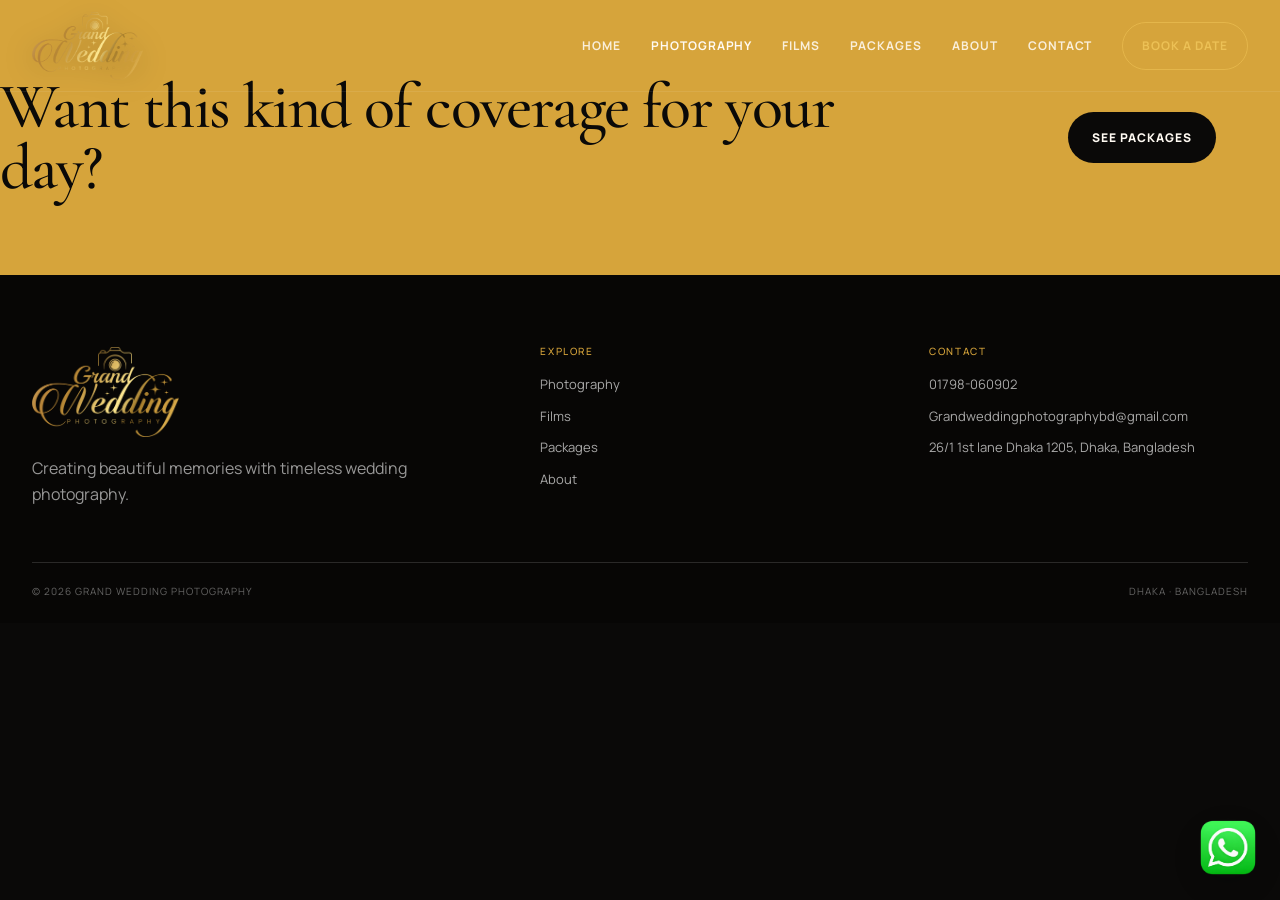
<file: story.html>
<!DOCTYPE html>
<html lang="en"><head>
<meta charset="utf-8"/><meta content="width=device-width,initial-scale=1" name="viewport"/><meta content="#0a0908" name="theme-color"/><meta content="A complete wedding photography story by Grand Wedding Photography in Dhaka." name="description"/><meta content="Grand Wedding Photography logo" name="twitter:image:alt"/><meta content="/assets/og-grand-wedding.jpg" name="twitter:image"/><meta content="A complete wedding photography story by Grand Wedding Photography in Dhaka." name="twitter:description"/><meta content="Wedding Story | Grand Wedding Photography" name="twitter:title"/><meta content="summary_large_image" name="twitter:card"/><meta content="Grand Wedding Photography logo" property="og:image:alt"/><meta content="630" property="og:image:height"/><meta content="1200" property="og:image:width"/><meta content="image/jpeg" property="og:image:type"/><meta content="/assets/og-grand-wedding.jpg" property="og:image:secure_url"/><meta content="/assets/og-grand-wedding.jpg" property="og:image"/><meta content="website" property="og:type"/><meta content="A complete wedding photography story by Grand Wedding Photography in Dhaka." property="og:description"/><meta content="Wedding Story | Grand Wedding Photography" property="og:title"/><meta content="Grand Wedding Photography" property="og:site_name"/><link href="/assets/og-grand-wedding.jpg" rel="image_src"/><title>Wedding Story | Grand Wedding Photography</title>
<link href="https://fonts.googleapis.com" rel="preconnect"/><link crossorigin="" href="https://fonts.gstatic.com" rel="preconnect"/><link href="https://fonts.googleapis.com/css2?family=Cormorant+Garamond:wght@400;500;600&amp;family=Manrope:wght@400;500;600;700;800&amp;display=swap" rel="stylesheet"/><link href="site.css" rel="stylesheet"/></head>
<body data-page="photography"><a class="skip-link" href="#main">Skip to content</a>
<header class="site-header"><div class="nav-shell"><a class="brand" href="index.html"><img alt="Grand Wedding Photography" src="assets/logo.png"/></a><button aria-controls="mainNav" aria-expanded="false" aria-label="Open menu" class="menu-btn" type="button"><span></span><span></span></button><nav aria-label="Main navigation" class="nav" id="mainNav"><a data-nav="home" href="index.html">Home</a><a data-nav="photography" href="photography.html">Photography</a><a data-nav="films" href="films.html">Films</a><a data-nav="packages" href="packages.html">Packages</a><a data-nav="about" href="about.html">About</a><a data-nav="contact" href="contact.html">Contact</a><a class="nav-cta" data-nav="book" href="book.html">Book a Date</a></nav></div></header>
<main id="main"><div id="storyPage"></div><section class="big-cta"><div class="big-cta-inner"><h2>Want this kind of coverage for your day?</h2><a class="btn" href="packages.html">See Packages</a></div></section></main>
<footer class="site-footer"><div class="footer-grid"><div class="footer-brand"><img alt="Grand Wedding Photography" src="assets/logo.png"/><p>Creating beautiful memories with timeless wedding photography.</p></div><div class="footer-col"><h3>Explore</h3><a href="photography.html">Photography</a><a href="films.html">Films</a><a href="packages.html">Packages</a><a href="about.html">About</a></div><div class="footer-col"><h3>Contact</h3><a href="https://wa.me/8801798060902">01798-060902</a><a href="mailto:Grandweddingphotographybd@gmail.com">Grandweddingphotographybd@gmail.com</a><p>26/1 1st lane Dhaka 1205, Dhaka, Bangladesh</p></div></div><div class="footer-bottom"><span>© <span data-year=""></span> Grand Wedding Photography</span><span>Dhaka · Bangladesh</span></div></footer>
<script src="gallery-manifest.js"></script><script src="data.js"></script><script src="site.js"></script></body></html>
</file>
<file: site.css>
:root{
  --ink:#0a0908;
  --ink-2:#14110e;
  --paper:#f4efe6;
  --paper-2:#ebe2d3;
  --gold:#d6a43b;
  --gold-2:#f0c55a;
  --wine:#5d1720;
  --muted:#776f66;
  --line:rgba(20,17,14,.15);
  --line-dark:rgba(255,255,255,.14);
  --white:#fffaf2;
  --radius:24px;
  --shadow:0 28px 70px rgba(17,12,8,.14);
  --container:min(1240px,calc(100vw - 64px));
  --serif:"Cormorant Garamond",Georgia,serif;
  --sans:"Manrope",Arial,sans-serif;
}
*{box-sizing:border-box}
html{scroll-behavior:smooth;background:var(--ink)}
body{margin:0;background:var(--paper);color:var(--ink);font-family:var(--sans);font-size:16px;line-height:1.65;text-rendering:optimizeLegibility}
body.nav-open,body.modal-open{overflow:hidden}
img,video{max-width:100%;display:block}
a{color:inherit;text-decoration:none}
button,input,select,textarea{font:inherit}
button{color:inherit}
::selection{background:var(--gold);color:var(--ink)}
.skip-link{position:fixed;left:12px;top:-80px;z-index:9999;background:var(--white);padding:10px 14px;border-radius:999px}
.skip-link:focus{top:12px}
.sr-only{position:absolute!important;width:1px;height:1px;padding:0;margin:-1px;overflow:hidden;clip:rect(0,0,0,0);white-space:nowrap;border:0}

/* layout */
.container{width:var(--container);margin-inline:auto}
.section{padding:110px 0}
.section-dark{background:var(--ink);color:var(--white);padding:110px 0}
.eyebrow{margin:0 0 16px;text-transform:uppercase;letter-spacing:.2em;font-size:11px;font-weight:700;color:var(--gold)}
.eyebrow.dark{color:#9a6f1e}
h1,h2,h3,h4,p{margin-top:0}
h1,h2,h3,h4{font-family:var(--serif);line-height:.96;font-weight:500;letter-spacing:-.025em}
h1{font-size:clamp(58px,7.7vw,122px)}
h2{font-size:clamp(44px,5.7vw,82px)}
h3{font-size:clamp(34px,4vw,56px)}
h4{font-size:clamp(26px,2.4vw,36px)}
.section-lead{max-width:720px;color:var(--muted);font-size:18px}
.section-head{display:grid;grid-template-columns:minmax(0,1.35fr) minmax(280px,.65fr);gap:70px;align-items:end;margin-bottom:58px}
.section-head h2{margin-bottom:0;max-width:850px}
.section-head>p{margin:0;color:var(--muted);max-width:500px}
.rule{height:1px;background:var(--line)}

/* header */
.site-header{position:fixed;inset:0 0 auto;z-index:1000;transition:.35s ease;color:var(--white)}
.site-header::after{content:"";position:absolute;inset:auto 0 0;height:1px;background:rgba(255,255,255,.08)}
.site-header.scrolled,.site-header.on-light{background:rgba(10,9,8,.92);backdrop-filter:blur(16px);box-shadow:0 10px 35px rgba(0,0,0,.16)}
.nav-shell{width:var(--container);height:92px;margin:auto;display:flex;align-items:center;justify-content:space-between;gap:30px}
.brand{display:inline-flex;align-items:center;position:relative;z-index:2}
.brand img{width:150px;height:68px;object-fit:contain;object-position:left center;filter:drop-shadow(0 4px 14px rgba(0,0,0,.25))}
.nav{display:flex;align-items:center;gap:30px;font-size:12px;font-weight:700;letter-spacing:.08em;text-transform:uppercase}
.nav a{position:relative;padding:12px 0;opacity:.88}
.nav a:not(.nav-cta)::after{content:"";position:absolute;left:0;right:100%;bottom:6px;height:1px;background:var(--gold);transition:.25s ease}
.nav a:hover::after,.nav a[aria-current="page"]::after{right:0}
.nav a:hover,.nav a[aria-current="page"]{opacity:1}
.nav-cta{border:1px solid rgba(240,197,90,.62);border-radius:999px;padding:13px 19px!important;color:var(--gold-2);transition:.25s ease}
.nav-cta:hover{background:var(--gold);border-color:var(--gold);color:var(--ink)}
.menu-btn{display:none;border:0;background:transparent;width:46px;height:46px;padding:0;position:relative;z-index:3}
.menu-btn span{position:absolute;left:10px;width:26px;height:1px;background:currentColor;transition:.3s ease}
.menu-btn span:first-child{top:19px}.menu-btn span:last-child{top:27px}
.menu-btn.open span:first-child{top:23px;transform:rotate(45deg)}.menu-btn.open span:last-child{top:23px;transform:rotate(-45deg)}

/* hero */
.hero{position:relative;min-height:100svh;background:var(--ink);color:var(--white);overflow:hidden;display:flex;align-items:flex-end}
.hero-media{position:absolute;inset:0}
.hero-media img{width:100%;height:100%;object-fit:cover;object-position:center 38%;transform:scale(1.02);animation:heroScale 14s ease-out both}
@keyframes heroScale{from{transform:scale(1.09)}to{transform:scale(1.02)}}
.hero::after{content:"";position:absolute;inset:0;background:linear-gradient(90deg,rgba(7,5,4,.88) 0%,rgba(7,5,4,.52) 43%,rgba(7,5,4,.10) 72%),linear-gradient(0deg,rgba(7,5,4,.56) 0%,transparent 45%)}
.hero-grid{position:absolute;inset:0;z-index:1;background-image:linear-gradient(rgba(255,255,255,.04) 1px,transparent 1px),linear-gradient(90deg,rgba(255,255,255,.04) 1px,transparent 1px);background-size:calc(100% / 8) 100%;mask-image:linear-gradient(to bottom,rgba(0,0,0,.8),transparent 80%);pointer-events:none}
.hero-content{position:relative;z-index:2;width:var(--container);padding:190px 0 92px}
.hero-content h1{max-width:950px;margin:0 0 24px}
.hero-content h1 em{font-weight:400;color:var(--gold-2)}
.hero-copy{max-width:610px;font-size:18px;color:rgba(255,250,242,.78);margin-bottom:34px}
.hero-actions{display:flex;align-items:center;gap:24px;flex-wrap:wrap}
.btn{display:inline-flex;align-items:center;justify-content:center;gap:10px;border:0;border-radius:999px;padding:16px 24px;font-size:12px;font-weight:800;letter-spacing:.08em;text-transform:uppercase;cursor:pointer;transition:.25s ease}
.btn-gold{background:var(--gold);color:var(--ink)}.btn-gold:hover{background:var(--gold-2);transform:translateY(-2px)}
.btn-dark{background:var(--ink);color:var(--white)}.btn-dark:hover{background:#251f1a;transform:translateY(-2px)}
.btn-outline{border:1px solid currentColor;background:transparent}.btn-outline:hover{background:currentColor;color:var(--ink)}
.text-link{display:inline-flex;align-items:center;gap:9px;font-size:12px;font-weight:800;letter-spacing:.08em;text-transform:uppercase;padding-block:10px}
.text-link span{font-size:17px;transition:.2s ease}.text-link:hover span{transform:translate(3px,-3px)}
.hero-note{position:absolute;z-index:2;right:32px;bottom:100px;writing-mode:vertical-rl;transform:rotate(180deg);font-size:10px;text-transform:uppercase;letter-spacing:.2em;color:rgba(255,255,255,.62)}
.hero-scroll{position:absolute;right:32px;bottom:26px;z-index:2;width:46px;height:46px;border:1px solid rgba(255,255,255,.35);border-radius:50%;display:grid;place-items:center;font-size:19px}
.hero-scroll:hover{border-color:var(--gold);color:var(--gold)}

/* page hero */
.page-hero{position:relative;background:var(--ink);color:var(--white);padding:180px 0 88px;overflow:hidden;min-height:520px;display:flex;align-items:flex-end}
.page-hero-media{position:absolute;inset:0;opacity:.45}
.page-hero-media img{width:100%;height:100%;object-fit:cover}
.page-hero::after{content:"";position:absolute;inset:0;background:linear-gradient(90deg,rgba(7,5,4,.93),rgba(7,5,4,.52) 58%,rgba(7,5,4,.28)),linear-gradient(0deg,rgba(7,5,4,.65),transparent)}
.page-hero-inner{position:relative;z-index:2;width:var(--container)}
.page-hero h1{max-width:900px;margin:0 0 20px;font-size:clamp(58px,7vw,104px)}
.page-hero p:not(.eyebrow){max-width:700px;color:rgba(255,250,242,.76);font-size:18px}
.page-hero.slim{min-height:410px;padding-top:160px}

/* home editorial intro */
.intro-grid{display:grid;grid-template-columns:.78fr 1.22fr;gap:80px;align-items:start}
.intro-title{position:sticky;top:130px}
.intro-title h2{margin-bottom:24px}
.intro-body{display:grid;gap:42px}
.intro-body>p{font-family:var(--serif);font-size:clamp(28px,3vw,42px);line-height:1.13;color:#2c241e}
.editorial-stack{display:grid;grid-template-columns:1fr .74fr;gap:18px;align-items:start}
.editorial-stack figure{margin:0;overflow:hidden;background:#dcd3c6}
.editorial-stack figure:first-child{aspect-ratio:3/4;border-radius:160px 160px 12px 12px}
.editorial-stack figure:nth-child(2){aspect-ratio:4/5;margin-top:110px;border-radius:12px}
.editorial-stack img{width:100%;height:100%;object-fit:cover;transition:transform .6s ease}
.editorial-stack figure:hover img{transform:scale(1.035)}
.micro-stats{display:grid;grid-template-columns:repeat(3,1fr);border-top:1px solid var(--line);border-bottom:1px solid var(--line)}
.micro-stat{padding:22px 14px 22px 0;border-right:1px solid var(--line)}
.micro-stat:last-child{border-right:0;padding-left:20px}
.micro-stat span{display:block;font-size:10px;letter-spacing:.15em;text-transform:uppercase;color:var(--muted);margin-bottom:8px}.micro-stat b{font-family:var(--serif);font-size:25px;font-weight:500}

/* ticker */
.ticker{background:var(--gold);color:var(--ink);overflow:hidden;border-block:1px solid rgba(0,0,0,.12)}
.ticker-track{display:flex;width:max-content;animation:ticker 35s linear infinite}
.ticker-track span{padding:17px 26px;font-size:11px;font-weight:800;letter-spacing:.14em;text-transform:uppercase;white-space:nowrap}
.ticker-track i{font-style:normal;opacity:.45}
@keyframes ticker{to{transform:translateX(-50%)}}
@media (prefers-reduced-motion:reduce){.ticker-track{animation:none}.hero-media img{animation:none}}

/* story cards */
.story-grid{display:grid;grid-template-columns:repeat(12,1fr);gap:22px}
.story-card{position:relative;overflow:hidden;background:#d7cfc3;min-height:540px;border-radius:3px;color:var(--white);isolation:isolate}
.story-card:nth-child(6n+1),.story-card:nth-child(6n+4){grid-column:span 7}
.story-card:nth-child(6n+2),.story-card:nth-child(6n+3){grid-column:span 5}
.story-card:nth-child(6n+5){grid-column:span 5}.story-card:nth-child(6n+6){grid-column:span 7}
.story-card img{position:absolute;inset:0;width:100%;height:100%;object-fit:cover;transition:transform .75s cubic-bezier(.2,.7,.2,1)}
.story-card::after{content:"";position:absolute;inset:0;background:linear-gradient(0deg,rgba(8,6,5,.8),rgba(8,6,5,.05) 63%);z-index:1}
.story-card-content{position:absolute;left:28px;right:28px;bottom:26px;z-index:2;display:flex;justify-content:space-between;align-items:end;gap:18px}
.story-card small{font-size:10px;letter-spacing:.14em;text-transform:uppercase;color:var(--gold-2)}
.story-card h3{font-size:clamp(34px,4vw,54px);margin:5px 0 0}
.story-card .arrow{width:46px;height:46px;border:1px solid rgba(255,255,255,.5);border-radius:50%;display:grid;place-items:center;flex:0 0 auto;transition:.25s ease}
.story-card:hover img{transform:scale(1.04)}.story-card:hover .arrow{background:var(--gold);border-color:var(--gold);color:var(--ink);transform:rotate(45deg)}
.story-card.compact{min-height:440px}

/* home package preview */
.collections{background:#e8dfd1}
.collection-rail{display:grid;grid-template-columns:repeat(3,1fr);border-top:1px solid var(--line);border-bottom:1px solid var(--line)}
.collection-panel{padding:44px 38px 46px;min-height:420px;border-right:1px solid var(--line);display:flex;flex-direction:column;transition:.3s ease;position:relative;overflow:hidden}
.collection-panel:last-child{border-right:0}
.collection-panel::before{content:attr(data-num);position:absolute;right:16px;top:8px;font-family:var(--serif);font-size:130px;color:rgba(10,9,8,.035);line-height:1}
.collection-panel small{letter-spacing:.14em;text-transform:uppercase;font-size:10px;color:#8b6724}.collection-panel h3{margin:18px 0 20px;font-size:46px}.collection-panel p{color:var(--muted);max-width:310px}.collection-price{margin-top:auto;padding-top:44px}.collection-price span{display:block;text-transform:uppercase;font-size:9px;letter-spacing:.15em;color:var(--muted)}.collection-price b{font-family:var(--serif);font-size:32px;font-weight:500}.collection-panel:hover{background:var(--ink);color:var(--white)}.collection-panel:hover p,.collection-panel:hover .collection-price span{color:rgba(255,255,255,.6)}

/* films */
.film-stage{display:grid;grid-template-columns:1.45fr .55fr;gap:22px;align-items:stretch}
.film-card{position:relative;display:block;width:100%;border:0;padding:0;background:#16110d;color:var(--white);overflow:hidden;cursor:pointer;min-height:620px;text-align:left}
.film-card.small{min-height:620px}
.film-card img{width:100%;height:100%;position:absolute;inset:0;object-fit:cover;opacity:.78;transition:.65s ease}
.film-card::after{content:"";position:absolute;inset:0;background:linear-gradient(0deg,rgba(0,0,0,.75),transparent 58%)}
.film-card:hover img{transform:scale(1.035);opacity:.9}
.play{position:absolute;z-index:2;left:50%;top:50%;transform:translate(-50%,-50%);width:84px;height:84px;border-radius:50%;display:grid;place-items:center;border:1px solid rgba(255,255,255,.75);backdrop-filter:blur(5px);transition:.25s ease}.play::after{content:"";width:0;height:0;border-top:8px solid transparent;border-bottom:8px solid transparent;border-left:13px solid currentColor;margin-left:4px}.film-card:hover .play{background:var(--gold);color:var(--ink);border-color:var(--gold);transform:translate(-50%,-50%) scale(1.06)}
.film-caption{position:absolute;z-index:2;left:26px;right:26px;bottom:24px}.film-caption small{display:block;color:var(--gold-2);text-transform:uppercase;letter-spacing:.15em;font-size:9px}.film-caption strong{display:block;font-family:var(--serif);font-size:34px;font-weight:500;margin-top:3px}

/* testimonial / quote */
.quote-section{background:var(--wine);color:var(--white);padding:100px 0}
.quote-wrap{width:min(1000px,calc(100vw - 64px));margin:auto;text-align:center}.quote-mark{font-family:var(--serif);font-size:76px;color:var(--gold);line-height:.6}.quote-wrap blockquote{font-family:var(--serif);font-size:clamp(34px,4.5vw,62px);line-height:1.05;margin:24px 0}.quote-wrap p{margin:0;color:rgba(255,255,255,.68);font-size:13px;letter-spacing:.08em;text-transform:uppercase}

/* packages */
.package-nav{display:flex;gap:10px;flex-wrap:wrap;margin:30px 0 70px}
.package-nav a{border:1px solid var(--line);padding:10px 16px;border-radius:999px;font-size:10px;text-transform:uppercase;letter-spacing:.12em;font-weight:800}.package-nav a:hover{background:var(--ink);color:var(--white)}
.package-group{scroll-margin-top:110px;margin-bottom:104px}.package-group:last-child{margin-bottom:0}
.package-group-head{display:grid;grid-template-columns:130px 1fr;gap:32px;border-top:1px solid var(--line);padding-top:34px;margin-bottom:38px}.package-group-number{font-family:var(--serif);font-size:76px;color:#b99044;line-height:.9}.package-group-head h2{font-size:clamp(44px,5vw,70px);margin:0 0 14px}.package-group-head p{max-width:650px;color:var(--muted);margin-bottom:0}
.package-list{display:grid;gap:14px}
.package-card{display:grid;grid-template-columns:minmax(250px,.75fr) minmax(420px,1.25fr) 250px;background:#fbf8f2;border:1px solid var(--line);min-height:270px;transition:.3s ease;position:relative;overflow:hidden}
.package-card::before{content:"";position:absolute;inset:0 auto 0 0;width:4px;background:var(--gold);transform:scaleY(0);transform-origin:bottom;transition:.3s ease}.package-card:hover{transform:translateY(-2px);box-shadow:var(--shadow);border-color:rgba(214,164,59,.35)}.package-card:hover::before{transform:scaleY(1)}
.package-card-title{padding:36px;border-right:1px solid var(--line);display:flex;flex-direction:column}.package-card-title small{font-size:9px;letter-spacing:.14em;text-transform:uppercase;color:#9b772d}.package-card-title h3{font-size:38px;margin:12px 0 9px}.package-card-title p{font-size:12px;color:var(--muted);text-transform:uppercase;letter-spacing:.08em}
.package-features{list-style:none;margin:0;padding:34px 36px;display:grid;grid-template-columns:repeat(2,minmax(0,1fr));align-content:start;gap:0 30px}.package-features li{padding:11px 0;border-bottom:1px solid var(--line);font-size:13px;position:relative;padding-left:18px}.package-features li::before{content:"";position:absolute;left:0;top:18px;width:5px;height:5px;border-radius:50%;background:var(--gold)}
.package-action{border-left:1px solid var(--line);padding:34px 30px;display:flex;flex-direction:column;align-items:flex-start;justify-content:center}.package-action>span{font-size:9px;text-transform:uppercase;letter-spacing:.14em;color:var(--muted)}.package-action>strong{font-family:var(--serif);font-size:40px;font-weight:500;line-height:1;margin:10px 0 7px}.package-action small{font-size:11px;color:var(--muted);margin-bottom:24px}.package-action .btn{width:100%}
.compare-strip{display:grid;grid-template-columns:repeat(3,1fr);gap:1px;background:var(--line);border:1px solid var(--line)}.compare-item{background:var(--paper);padding:34px}.compare-item h3{font-size:36px;margin:6px 0 12px}.compare-item p{color:var(--muted);margin-bottom:0}.compare-item small{text-transform:uppercase;letter-spacing:.14em;font-size:9px;color:#9c782e}

/* photography page */
.portfolio-toolbar{display:flex;justify-content:space-between;align-items:center;gap:20px;margin-bottom:38px;flex-wrap:wrap}.filter-list{display:flex;gap:8px;flex-wrap:wrap}.filter-btn{border:1px solid var(--line);background:transparent;border-radius:999px;padding:10px 15px;font-size:10px;text-transform:uppercase;letter-spacing:.1em;font-weight:800;cursor:pointer}.filter-btn.active,.filter-btn:hover{background:var(--ink);color:var(--white)}
.archive-count{font-family:var(--serif);font-size:23px}.archive-count span{color:#9a6e20}
.masonry{columns:4 260px;column-gap:10px}.gallery-item{display:block;width:100%;padding:0;margin:0 0 10px;border:0;background:#ddd;cursor:zoom-in;break-inside:avoid;overflow:hidden}.gallery-item img{width:100%;height:auto;transition:.45s ease}.gallery-item:hover img{transform:scale(1.025);filter:brightness(.93)}

/* story detail */
.story-detail-hero{position:relative;background:var(--ink);min-height:88svh;color:var(--white);display:flex;align-items:flex-end;overflow:hidden}.story-detail-hero img{position:absolute;inset:0;width:100%;height:100%;object-fit:cover;opacity:.68}.story-detail-hero::after{content:"";position:absolute;inset:0;background:linear-gradient(0deg,rgba(5,4,3,.88),rgba(5,4,3,.08) 60%)}.story-detail-copy{position:relative;z-index:2;width:var(--container);padding:170px 0 70px}.story-detail-copy h1{margin-bottom:14px}.story-meta{display:flex;gap:18px;align-items:center;flex-wrap:wrap;color:rgba(255,255,255,.72);font-size:11px;text-transform:uppercase;letter-spacing:.12em}.story-detail-intro{display:grid;grid-template-columns:1fr 1fr;gap:80px;padding-bottom:68px;border-bottom:1px solid var(--line);margin-bottom:50px}.story-detail-intro h2{font-size:50px;margin-bottom:0}.story-detail-intro p{color:var(--muted);font-size:17px}
.story-gallery{display:grid;grid-template-columns:repeat(12,1fr);gap:10px}.story-gallery .gallery-item{margin:0;grid-column:span 4}.story-gallery .gallery-item:nth-child(7n+1){grid-column:span 7}.story-gallery .gallery-item:nth-child(7n+2){grid-column:span 5}.story-gallery .gallery-item:nth-child(7n+5){grid-column:span 5}.story-gallery .gallery-item:nth-child(7n+6){grid-column:span 7}.story-gallery .gallery-item img{width:100%;height:100%;object-fit:cover;aspect-ratio:4/5}.story-gallery .gallery-item.wide img{aspect-ratio:16/10}

/* booking */
.booking-layout{display:grid;grid-template-columns:.78fr 1.22fr;gap:70px;align-items:start}.booking-aside{position:sticky;top:130px}.booking-aside h2{margin-bottom:24px}.booking-aside>p{color:var(--muted)}
.contact-stack{margin-top:38px;border-top:1px solid var(--line)}.contact-row{display:block;padding:18px 0;border-bottom:1px solid var(--line)}.contact-row span{display:block;font-size:9px;letter-spacing:.14em;text-transform:uppercase;color:var(--muted);margin-bottom:4px}.contact-row b{font-weight:600;font-size:14px;word-break:break-word}
.booking-form{background:#fffaf4;border:1px solid var(--line);padding:38px;box-shadow:0 26px 70px rgba(34,24,17,.08)}
.form-step{padding-bottom:34px;margin-bottom:34px;border-bottom:1px solid var(--line)}.form-step:last-of-type{border-bottom:0;margin-bottom:10px}.step-head{display:flex;align-items:center;gap:14px;margin-bottom:24px}.step-num{width:34px;height:34px;border-radius:50%;display:grid;place-items:center;background:var(--ink);color:var(--gold);font-family:var(--serif);font-size:18px}.step-head h3{font-family:var(--sans);font-size:13px;text-transform:uppercase;letter-spacing:.12em;font-weight:800;margin:0}
.form-grid{display:grid;grid-template-columns:repeat(2,minmax(0,1fr));gap:18px}.form-grid.one{grid-template-columns:1fr}.field{display:grid;gap:7px}.field.full{grid-column:1/-1}.field>span{font-size:10px;text-transform:uppercase;letter-spacing:.1em;font-weight:800;color:#5e554d}.field small{font-weight:500;text-transform:none;letter-spacing:0;color:var(--muted)}
input,select,textarea{width:100%;border:1px solid #d8cec0;background:#fff;padding:13px 14px;border-radius:0;outline:0;color:var(--ink)}textarea{resize:vertical;min-height:110px}input:focus,select:focus,textarea:focus{border-color:var(--gold);box-shadow:0 0 0 3px rgba(214,164,59,.12)}
.selected-package-box{background:var(--ink);color:var(--white);padding:22px 24px;display:flex;justify-content:space-between;align-items:center;gap:20px;margin-bottom:24px}.selected-package-box span{display:block;font-size:9px;letter-spacing:.14em;text-transform:uppercase;color:var(--gold)}.selected-package-box strong{font-family:var(--serif);font-size:26px;font-weight:500}.selected-package-box a{font-size:10px;text-transform:uppercase;letter-spacing:.1em;color:var(--gold-2);font-weight:800}
.price-grid{display:grid;grid-template-columns:repeat(3,1fr);border:1px solid var(--line);margin-top:18px}.price-box{padding:18px;border-right:1px solid var(--line)}.price-box:last-child{border-right:0}.price-box span{display:block;font-size:9px;text-transform:uppercase;letter-spacing:.1em;color:var(--muted)}.price-box b{font-family:var(--serif);font-size:28px;font-weight:500}
.event-count-row{display:flex;align-items:center;justify-content:space-between;gap:20px;margin-bottom:18px}.event-count-row p{margin:0;font-size:13px;color:var(--muted)}.event-count-control{display:flex;border:1px solid var(--line)}.event-count-control button{width:40px;height:40px;border:0;background:transparent;cursor:pointer;font-size:20px}.event-count-control output{min-width:44px;display:grid;place-items:center;border-inline:1px solid var(--line);font-weight:800}
.event-card{border:1px solid var(--line);padding:20px;margin-top:14px;background:#fff}.event-card-title{display:flex;justify-content:space-between;align-items:center;margin-bottom:16px}.event-card-title strong{font-family:var(--serif);font-size:24px;font-weight:500}.event-card-title span{font-size:9px;letter-spacing:.12em;text-transform:uppercase;color:var(--muted)}
.form-note{font-size:11px;color:var(--muted);margin-top:14px}.submit-row{display:flex;align-items:center;gap:16px;flex-wrap:wrap}.submit-row .btn{min-width:240px}.submit-row p{font-size:11px;color:var(--muted);margin:0;max-width:320px}

/* about */
.about-split{display:grid;grid-template-columns:1.05fr .95fr;gap:24px}.about-split figure{margin:0;min-height:680px}.about-split figure img{width:100%;height:100%;object-fit:cover}.about-copy{background:#e8dfd1;padding:60px;display:flex;flex-direction:column;justify-content:center}.about-copy p{color:#645c54}.about-facts{display:grid;grid-template-columns:repeat(2,1fr);margin-top:32px;border-top:1px solid var(--line)}.about-fact{padding:22px 12px 22px 0;border-bottom:1px solid var(--line)}.about-fact:nth-child(odd){border-right:1px solid var(--line)}.about-fact:nth-child(even){padding-left:22px}.about-fact span{font-size:9px;text-transform:uppercase;letter-spacing:.12em;color:var(--muted)}.about-fact b{display:block;font-family:var(--serif);font-size:30px;font-weight:500;margin-top:6px}
.value-grid{display:grid;grid-template-columns:repeat(3,1fr);gap:18px}.value-card{border-top:1px solid var(--line);padding-top:28px}.value-card .num{font-family:var(--serif);font-size:24px;color:#a37a2c}.value-card h3{font-size:36px;margin:12px 0}.value-card p{color:var(--muted)}

/* contact */
.contact-hero-card{display:grid;grid-template-columns:1fr 1fr;background:var(--ink);color:var(--white);min-height:640px}.contact-image{position:relative;overflow:hidden}.contact-image img{width:100%;height:100%;object-fit:cover}.contact-details{padding:70px;display:flex;flex-direction:column;justify-content:center}.contact-details h2{margin-bottom:24px}.contact-details>p{color:rgba(255,255,255,.62)}.contact-details .contact-stack{border-color:var(--line-dark)}.contact-details .contact-row{border-color:var(--line-dark)}.contact-details .contact-row span{color:rgba(255,255,255,.48)}
.contact-actions{display:flex;gap:12px;flex-wrap:wrap;margin-top:32px}

/* CTA */
.big-cta{background:var(--gold);color:var(--ink);padding:76px 0}.big-cta-inner{width:var(--container);display:grid;grid-template-columns:1fr auto;align-items:center;gap:40px}.big-cta h2{font-size:clamp(42px,5vw,72px);margin:0;max-width:860px}.big-cta .btn{background:var(--ink);color:var(--white);white-space:nowrap}

/* footer */
.site-footer{background:#070605;color:var(--white);padding:72px 0 24px}.footer-grid{width:var(--container);margin:auto;display:grid;grid-template-columns:1.1fr .8fr .8fr;gap:70px;padding-bottom:54px}.footer-brand img{width:180px;height:90px;object-fit:contain;object-position:left}.footer-brand p{max-width:420px;color:rgba(255,255,255,.58);margin:18px 0 0}.footer-col h3{font-family:var(--sans);font-size:10px;letter-spacing:.16em;text-transform:uppercase;color:var(--gold);margin-bottom:18px}.footer-col a,.footer-col p{display:block;color:rgba(255,255,255,.65);font-size:13px;margin:0 0 10px}.footer-col a:hover{color:var(--white)}.footer-bottom{width:var(--container);margin:auto;border-top:1px solid var(--line-dark);padding-top:20px;display:flex;justify-content:space-between;gap:20px;color:rgba(255,255,255,.38);font-size:10px;text-transform:uppercase;letter-spacing:.1em}

/* modal */
.media-modal{position:fixed;inset:0;z-index:2000;background:rgba(0,0,0,.93);display:none;align-items:center;justify-content:center;padding:30px}.media-modal.open{display:flex}.media-modal-inner{position:relative;width:min(1200px,95vw);height:min(88vh,900px);display:flex;align-items:center;justify-content:center}.media-modal img,.media-modal video{max-width:100%;max-height:100%;object-fit:contain}.modal-close,.modal-prev,.modal-next{position:absolute;z-index:3;width:48px;height:48px;border-radius:50%;border:1px solid rgba(255,255,255,.35);background:rgba(0,0,0,.32);color:#fff;display:grid;place-items:center;cursor:pointer;backdrop-filter:blur(8px)}.modal-close{right:0;top:0;font-size:22px}.modal-prev{left:0;top:50%;transform:translateY(-50%);font-size:22px}.modal-next{right:0;top:50%;transform:translateY(-50%);font-size:22px}.modal-counter{position:absolute;left:50%;bottom:0;transform:translateX(-50%);color:#fff;font-size:10px;letter-spacing:.14em;text-transform:uppercase}.modal-close:hover,.modal-prev:hover,.modal-next:hover{background:var(--gold);color:var(--ink);border-color:var(--gold)}

/* reveal */
.js .reveal{opacity:0;transform:translateY(24px);transition:opacity .75s ease,transform .75s ease}.js .reveal.in{opacity:1;transform:none}

/* 404/empty */
.empty-state{padding:130px 0;text-align:center}.empty-state h1{font-size:70px;margin-bottom:20px}.empty-state p{color:var(--muted)}

@media (max-width:1100px){
  :root{--container:min(100% - 40px,1000px)}
  .nav{gap:18px}.nav-shell{height:82px}.brand img{width:132px;height:60px}
  .package-card{grid-template-columns:1fr 1.2fr}.package-action{grid-column:1/-1;border-left:0;border-top:1px solid var(--line);display:grid;grid-template-columns:1fr auto auto;gap:18px;align-items:center}.package-action small{margin:0}.package-action .btn{width:auto}
  .film-stage{grid-template-columns:1fr 1fr}.film-card,.film-card.small{min-height:520px}
  .booking-layout{grid-template-columns:.72fr 1.28fr;gap:42px}.booking-form{padding:30px}
}

@media (max-width:900px){
  .menu-btn{display:block;color:var(--white)}
  .nav{position:fixed;inset:0;background:rgba(8,7,6,.98);display:flex;flex-direction:column;align-items:flex-start;justify-content:center;padding:100px 28px 40px;gap:3px;transform:translateX(100%);transition:.35s ease;z-index:1}
  .nav.open{transform:none}.nav a{font-family:var(--serif);font-size:40px;letter-spacing:-.02em;text-transform:none;font-weight:500;padding:6px 0}.nav a::after{display:none}.nav-cta{font-family:var(--sans)!important;font-size:11px!important;letter-spacing:.12em!important;text-transform:uppercase!important;margin-top:20px;padding:14px 20px!important}
  .section,.section-dark{padding:82px 0}.section-head{grid-template-columns:1fr;gap:20px;margin-bottom:40px}
  .intro-grid{grid-template-columns:1fr;gap:36px}.intro-title{position:static}.editorial-stack{max-width:720px}
  .story-card:nth-child(n){grid-column:span 6;min-height:430px}.story-card:nth-child(3n+1){grid-column:span 12;min-height:520px}
  .collection-rail{grid-template-columns:1fr}.collection-panel{border-right:0;border-bottom:1px solid var(--line);min-height:310px}.collection-panel:last-child{border-bottom:0}
  .film-stage{grid-template-columns:1fr}.film-card,.film-card.small{min-height:70vw;max-height:720px}
  .package-group-head{grid-template-columns:86px 1fr}.package-group-number{font-size:60px}.package-card{grid-template-columns:1fr}.package-card-title{border-right:0;border-bottom:1px solid var(--line)}.package-action{grid-column:auto;border-top:1px solid var(--line);grid-template-columns:1fr auto}.package-action small{grid-column:1/-1}.package-action .btn{grid-column:1/-1;width:100%}
  .compare-strip{grid-template-columns:1fr}
  .story-detail-intro{grid-template-columns:1fr;gap:20px}.story-gallery .gallery-item:nth-child(n){grid-column:span 6}
  .booking-layout{grid-template-columns:1fr}.booking-aside{position:static}.contact-stack{display:grid;grid-template-columns:repeat(3,1fr);gap:18px;border-top:0}.contact-row{border:1px solid var(--line);padding:18px}
  .about-split{grid-template-columns:1fr}.about-split figure{min-height:560px}.about-copy{padding:48px}
  .contact-hero-card{grid-template-columns:1fr}.contact-image{min-height:520px}.contact-details{padding:50px}
  .footer-grid{grid-template-columns:1fr 1fr}.footer-brand{grid-column:1/-1}
}

@media (max-width:650px){
  :root{--container:calc(100vw - 28px);--radius:18px}
  body{font-size:15px}.nav-shell{height:74px}.brand img{width:118px;height:52px}
  .hero{min-height:100svh}.hero-media img{object-position:center center}.hero::after{background:linear-gradient(0deg,rgba(6,5,4,.88) 0%,rgba(6,5,4,.33) 58%,rgba(6,5,4,.18) 100%)}.hero-content{padding:148px 0 78px}.hero-content h1{font-size:clamp(52px,15vw,74px);max-width:530px}.hero-copy{font-size:16px}.hero-note{display:none}.hero-scroll{right:14px;bottom:18px}
  .page-hero{min-height:440px;padding:140px 0 60px}.page-hero h1{font-size:clamp(52px,14vw,72px)}.page-hero.slim{min-height:370px}
  .section,.section-dark{padding:68px 0}.section-head{margin-bottom:32px}.section-head>p{font-size:14px}.eyebrow{font-size:9px}
  h2{font-size:clamp(42px,12vw,58px)}
  .editorial-stack{grid-template-columns:1fr 1fr;gap:9px}.editorial-stack figure:first-child{border-radius:90px 90px 8px 8px}.editorial-stack figure:nth-child(2){margin-top:70px}.micro-stats{grid-template-columns:1fr}.micro-stat{border-right:0;border-bottom:1px solid var(--line);padding:16px 0}.micro-stat:last-child{border-bottom:0;padding-left:0}
  .story-grid{gap:9px}.story-card:nth-child(n){grid-column:span 12;min-height:118vw;max-height:580px}.story-card-content{left:18px;right:18px;bottom:18px}.story-card h3{font-size:40px}.story-card .arrow{width:42px;height:42px}
  .collection-panel{padding:32px 24px;min-height:285px}.collection-panel h3{font-size:42px}.collection-panel::before{font-size:100px}
  .film-card,.film-card.small{min-height:128vw}.play{width:68px;height:68px}.film-caption strong{font-size:29px}
  .quote-section{padding:70px 0}.quote-wrap{width:var(--container)}
  .package-nav{margin-bottom:45px}.package-group{margin-bottom:72px}.package-group-head{grid-template-columns:1fr;gap:8px}.package-group-number{font-size:48px}.package-group-head h2{font-size:52px}.package-card-title,.package-features,.package-action{padding:24px}.package-card-title h3{font-size:34px}.package-features{grid-template-columns:1fr}.package-action{grid-template-columns:1fr}.package-action strong{font-size:38px}.package-action .btn{grid-column:auto}
  .portfolio-toolbar{align-items:flex-start}.filter-list{width:100%}.filter-btn{font-size:9px;padding:9px 12px}.masonry{columns:2;column-gap:6px}.gallery-item{margin-bottom:6px}
  .story-detail-hero{min-height:72svh}.story-detail-copy{padding:140px 0 45px}.story-detail-copy h1{font-size:56px}.story-detail-intro h2{font-size:42px}.story-gallery{gap:6px}.story-gallery .gallery-item:nth-child(n){grid-column:span 12}.story-gallery .gallery-item img{aspect-ratio:auto;height:auto}
  .booking-form{padding:22px 16px}.form-grid{grid-template-columns:1fr}.field.full{grid-column:auto}.selected-package-box{align-items:flex-start;flex-direction:column;padding:18px}.price-grid{grid-template-columns:1fr}.price-box{border-right:0;border-bottom:1px solid var(--line)}.price-box:last-child{border-bottom:0}.event-count-row{align-items:flex-start;flex-direction:column}.contact-stack{grid-template-columns:1fr;gap:8px}.submit-row .btn{width:100%;min-width:0}
  .about-split figure{min-height:120vw}.about-copy{padding:34px 22px}.about-facts{grid-template-columns:1fr}.about-fact:nth-child(odd){border-right:0}.about-fact:nth-child(even){padding-left:0}.value-grid{grid-template-columns:1fr}
  .contact-image{min-height:110vw}.contact-details{padding:36px 22px}.contact-actions .btn{width:100%}
  .big-cta{padding:58px 0}.big-cta-inner{grid-template-columns:1fr}.big-cta .btn{width:100%}
  .footer-grid{grid-template-columns:1fr;gap:36px;padding-bottom:42px}.footer-brand{grid-column:auto}.footer-bottom{flex-direction:column;gap:8px}.footer-brand img{width:150px}
  .media-modal{padding:10px}.media-modal-inner{width:100%;height:92vh}.modal-prev,.modal-next{width:40px;height:40px}.modal-close{width:42px;height:42px}.modal-counter{bottom:4px}
}

/* === Home hero: full-viewport cross-fade slideshow === */
.hero-slider{
  width:100vw;
  height:100vh;
  height:100svh;
  min-height:640px;
  position:relative;
  overflow:hidden;
  display:block;
  background:#050403;
  color:var(--white);
}
.hero-slider::after{display:none}
.hero-slides{position:absolute;inset:0;overflow:hidden;background:#050403}
.hero-slide{
  position:absolute;
  inset:0;
  display:block;
  opacity:0;
  visibility:hidden;
  transition:opacity .82s ease,visibility 0s linear .82s;
  will-change:opacity;
}
.hero-slide.is-active{
  opacity:1;
  visibility:visible;
  transition:opacity .82s ease;
  z-index:2;
}
.hero-slide img{
  width:100%;
  height:100%;
  max-width:none;
  object-fit:cover;
  object-position:center center;
  transform:scale(1.015);
}
.hero-slide.is-active img{animation:gwHeroDrift 10.8s ease-out both}
@keyframes gwHeroDrift{from{transform:scale(1.055)}to{transform:scale(1.015)}}
.hero-slider-shade{
  position:absolute;
  inset:0;
  z-index:4;
  pointer-events:none;
  background:
    linear-gradient(180deg,rgba(3,3,2,.30) 0%,rgba(3,3,2,.04) 30%,rgba(3,3,2,.03) 62%,rgba(3,3,2,.28) 100%);
}
.hero-slider-status{
  position:absolute;
  z-index:5;
  left:max(32px,calc((100vw - 1240px)/2));
  bottom:34px;
  display:flex;
  align-items:center;
  gap:12px;
  color:rgba(255,255,255,.82);
  font:700 10px/1 var(--sans);
  letter-spacing:.16em;
}
.hero-progress{width:86px;height:1px;background:rgba(255,255,255,.32);overflow:hidden;display:block}
.hero-progress i{display:block;width:100%;height:100%;background:var(--gold-2);transform-origin:left center;animation:gwHeroProgress 10s linear infinite}
@keyframes gwHeroProgress{from{transform:scaleX(0)}to{transform:scaleX(1)}}
.hero-scroll-slider{z-index:6;color:#fff;background:rgba(4,4,3,.13);backdrop-filter:blur(4px)}

@media (max-width:650px){
  .hero-slider{
    width:100vw;
    height:80vh;
    height:80svh;
    min-height:520px;
    max-height:820px;
  }
  .hero-slide img{object-position:center center}
  .hero-slider-shade{background:linear-gradient(180deg,rgba(3,3,2,.28),transparent 28%,transparent 65%,rgba(3,3,2,.28))}
  .hero-slider-status{left:18px;bottom:20px;gap:9px}
  .hero-progress{width:58px}
  .hero-scroll-slider{right:14px;bottom:12px;width:42px;height:42px}
}
@media (prefers-reduced-motion:reduce){
  .hero-slide{transition:none}
  .hero-slide.is-active img{animation:none}
  .hero-progress i{animation:none;transform:scaleX(1)}
}


/* Mobile navigation: always use a fully opaque viewport layer. */
@media (max-width:900px){
  body.nav-open .site-header,
  body.nav-open .site-header.scrolled,
  body.nav-open .site-header.on-light{
    inset:0;
    height:100vh;
    height:100dvh;
    background:#080706;
    backdrop-filter:none;
    -webkit-backdrop-filter:none;
    box-shadow:none;
  }
  body.nav-open .site-header::after{display:none}
  body.nav-open .nav{
    position:absolute;
    inset:0;
    width:100%;
    height:100%;
    min-height:100vh;
    min-height:100dvh;
    background:#080706;
    opacity:1;
    z-index:2;
  }
  body.nav-open .brand,
  body.nav-open .menu-btn{position:relative;z-index:4}
}

/* === Homepage services slider === */
.home-services{padding:112px 0 118px;background:#fffdf9;color:var(--ink);overflow:hidden}
.home-section-title{text-align:center;margin-bottom:54px}
.home-section-title .eyebrow{margin-bottom:10px}
.home-section-title h2{margin:0;color:#aa7a18;font-size:clamp(48px,5.8vw,78px);text-transform:uppercase;letter-spacing:.015em}
.service-showcase{position:relative;max-width:1120px;margin:0 auto}
.service-slides{position:relative;min-height:570px}
.service-slide{position:absolute;inset:0;display:grid;grid-template-columns:minmax(0,1.12fr) minmax(320px,.88fr);align-items:center;gap:58px;opacity:0;visibility:hidden;transform:translateX(22px);transition:opacity .5s ease,transform .5s ease,visibility 0s linear .5s}
.service-slide.is-active{position:relative;opacity:1;visibility:visible;transform:none;transition:opacity .5s ease,transform .5s ease}
.service-slide figure{margin:0;overflow:hidden;background:#ded6cb;aspect-ratio:4/3}
.service-slide figure img{width:100%;height:100%;object-fit:cover;transition:transform 7s ease}
.service-slide.is-active figure img{transform:scale(1.035)}
.service-copy{padding-right:36px}
.service-number{margin:0 0 18px;color:#a6751d;font-size:10px;font-weight:800;letter-spacing:.18em;text-transform:uppercase}
.service-copy h3{font-size:clamp(42px,4.6vw,64px);margin-bottom:20px}
.service-copy>p:not(.service-number){color:var(--muted);font-size:16px;max-width:500px;margin-bottom:20px}
.service-arrow{position:absolute;top:45%;z-index:5;width:48px;height:48px;border:1px solid rgba(10,9,8,.24);border-radius:50%;background:rgba(255,253,249,.88);display:grid;place-items:center;font-size:31px;line-height:1;cursor:pointer;transition:.2s ease}
.service-arrow:hover{background:var(--gold);border-color:var(--gold)}
.service-prev{left:-68px}.service-next{right:-68px}
.service-dots{display:flex;justify-content:center;gap:13px;margin-top:28px}
.service-dots button,.review-dots button{width:6px;height:6px;border:0;border-radius:50%;padding:0;background:#d8d0c3;cursor:pointer;transition:.25s ease}
.service-dots button.is-active{background:#9d731f;transform:scale(1.45)}
.service-all{text-align:center;margin-top:28px}

/* === Homepage client reviews === */
.client-reviews{position:relative;min-height:620px;background:#090807;color:#fff;display:grid;place-items:center;overflow:hidden;isolation:isolate}
.review-backgrounds,.review-overlay{position:absolute;inset:0}
.review-backgrounds{z-index:-3}
.review-backgrounds img{position:absolute;inset:0;width:100%;height:100%;object-fit:cover;object-position:center;opacity:0;transform:scale(1.04);transition:opacity .8s ease,transform 7s ease}
.review-backgrounds img.is-active{opacity:1;transform:scale(1)}
.review-overlay{z-index:-2;background:linear-gradient(90deg,rgba(8,7,6,.78),rgba(8,7,6,.60)),linear-gradient(0deg,rgba(8,7,6,.62),rgba(8,7,6,.25))}
.review-inner{width:min(900px,calc(100vw - 48px));padding:86px 0;text-align:center}
.review-inner .eyebrow{color:var(--gold-2);margin-bottom:12px}
.review-inner h2{margin:0 0 50px;text-transform:uppercase;letter-spacing:.005em;font-size:clamp(50px,6vw,82px)}
.review-slides{position:relative;min-height:190px}
.review-slide{position:absolute;inset:0;display:grid;align-content:start;justify-items:center;opacity:0;visibility:hidden;transform:translateY(14px);transition:.45s ease}
.review-slide.is-active{position:relative;opacity:1;visibility:visible;transform:none}
.review-placeholder{font-family:var(--serif);font-size:clamp(26px,3.3vw,43px);line-height:1.22;margin:0 auto 20px;max-width:760px;color:#fffdf7}
.review-stars{font-size:32px;letter-spacing:.12em;color:#ffd22f;margin-bottom:14px}
.review-author{font-size:14px;letter-spacing:.08em;text-transform:uppercase;color:rgba(255,255,255,.82);margin-bottom:0}
.review-dots{display:flex;justify-content:center;gap:15px;margin-top:32px}
.review-dots button{background:rgba(255,255,255,.35)}
.review-dots button.is-active{background:#fff;transform:scale(1.45)}

@media (max-width:1240px){
  .service-prev{left:12px}.service-next{right:12px}
  .service-arrow{background:rgba(255,253,249,.92)}
  .service-copy{padding-right:20px}
}
@media (max-width:900px){
  .home-services{padding:86px 0 92px}
  .service-showcase{max-width:760px}
  .service-slides{min-height:0}
  .service-slide{grid-template-columns:1fr;gap:30px;align-items:start}
  .service-slide figure{aspect-ratio:16/10}
  .service-copy{padding:0 52px;text-align:center}
  .service-copy>p:not(.service-number){margin-inline:auto}
  .service-arrow{top:34%;transform:translateY(-50%)}
  .client-reviews{min-height:560px}
}
@media (max-width:650px){
  .home-services{padding:68px 0 76px}
  .home-section-title{margin-bottom:38px}
  .home-section-title h2{font-size:48px}
  .service-showcase{width:100%}
  .service-slide{gap:26px}
  .service-slide figure{aspect-ratio:1.1/1}
  .service-copy{padding:0 22px}
  .service-copy h3{font-size:38px;margin-bottom:14px}
  .service-copy>p:not(.service-number){font-size:14px;line-height:1.75}
  .service-arrow{top:30%;width:42px;height:42px;font-size:27px;background:rgba(10,9,8,.32);border-color:rgba(255,255,255,.48);color:#fff;backdrop-filter:blur(5px)}
  .service-prev{left:10px}.service-next{right:10px}
  .service-dots{margin-top:22px}
  .service-all{margin-top:26px}.service-all .btn{width:auto;min-width:210px}
  .client-reviews{min-height:500px}
  .review-inner{width:calc(100vw - 30px);padding:70px 0}
  .review-inner h2{font-size:48px;margin-bottom:38px}
  .review-slides{min-height:185px}
  .review-placeholder{font-size:28px;line-height:1.25}
  .review-stars{font-size:27px}
  .review-author{font-size:11px}
}
@media (prefers-reduced-motion:reduce){
  .service-slide,.review-slide,.review-backgrounds img{transition:none}
  .service-slide.is-active figure img,.review-backgrounds img.is-active{transform:none}
}

/* Persistent WhatsApp contact */
.whatsapp-float{
  position:fixed;
  right:22px;
  bottom:22px;
  z-index:900;
  width:60px;
  height:60px;
  border-radius:50%;
  display:grid;
  place-items:center;
  background:transparent;
  color:inherit;
  box-shadow:0 10px 26px rgba(0,0,0,.18);
  transition:transform .2s ease,box-shadow .2s ease;
}
.whatsapp-float:hover{
  transform:translateY(-3px) scale(1.04);
  box-shadow:0 16px 36px rgba(0,0,0,.3);
}
.whatsapp-float:focus-visible{
  outline:3px solid #fff;
  outline-offset:3px;
}
.whatsapp-float img{width:100%;height:100%;display:block;object-fit:contain;border-radius:22%;}
@media (max-width:640px){
  .whatsapp-float{right:16px;bottom:18px;width:56px;height:56px}
  .whatsapp-float img{width:100%;height:100%}
}
</file>
